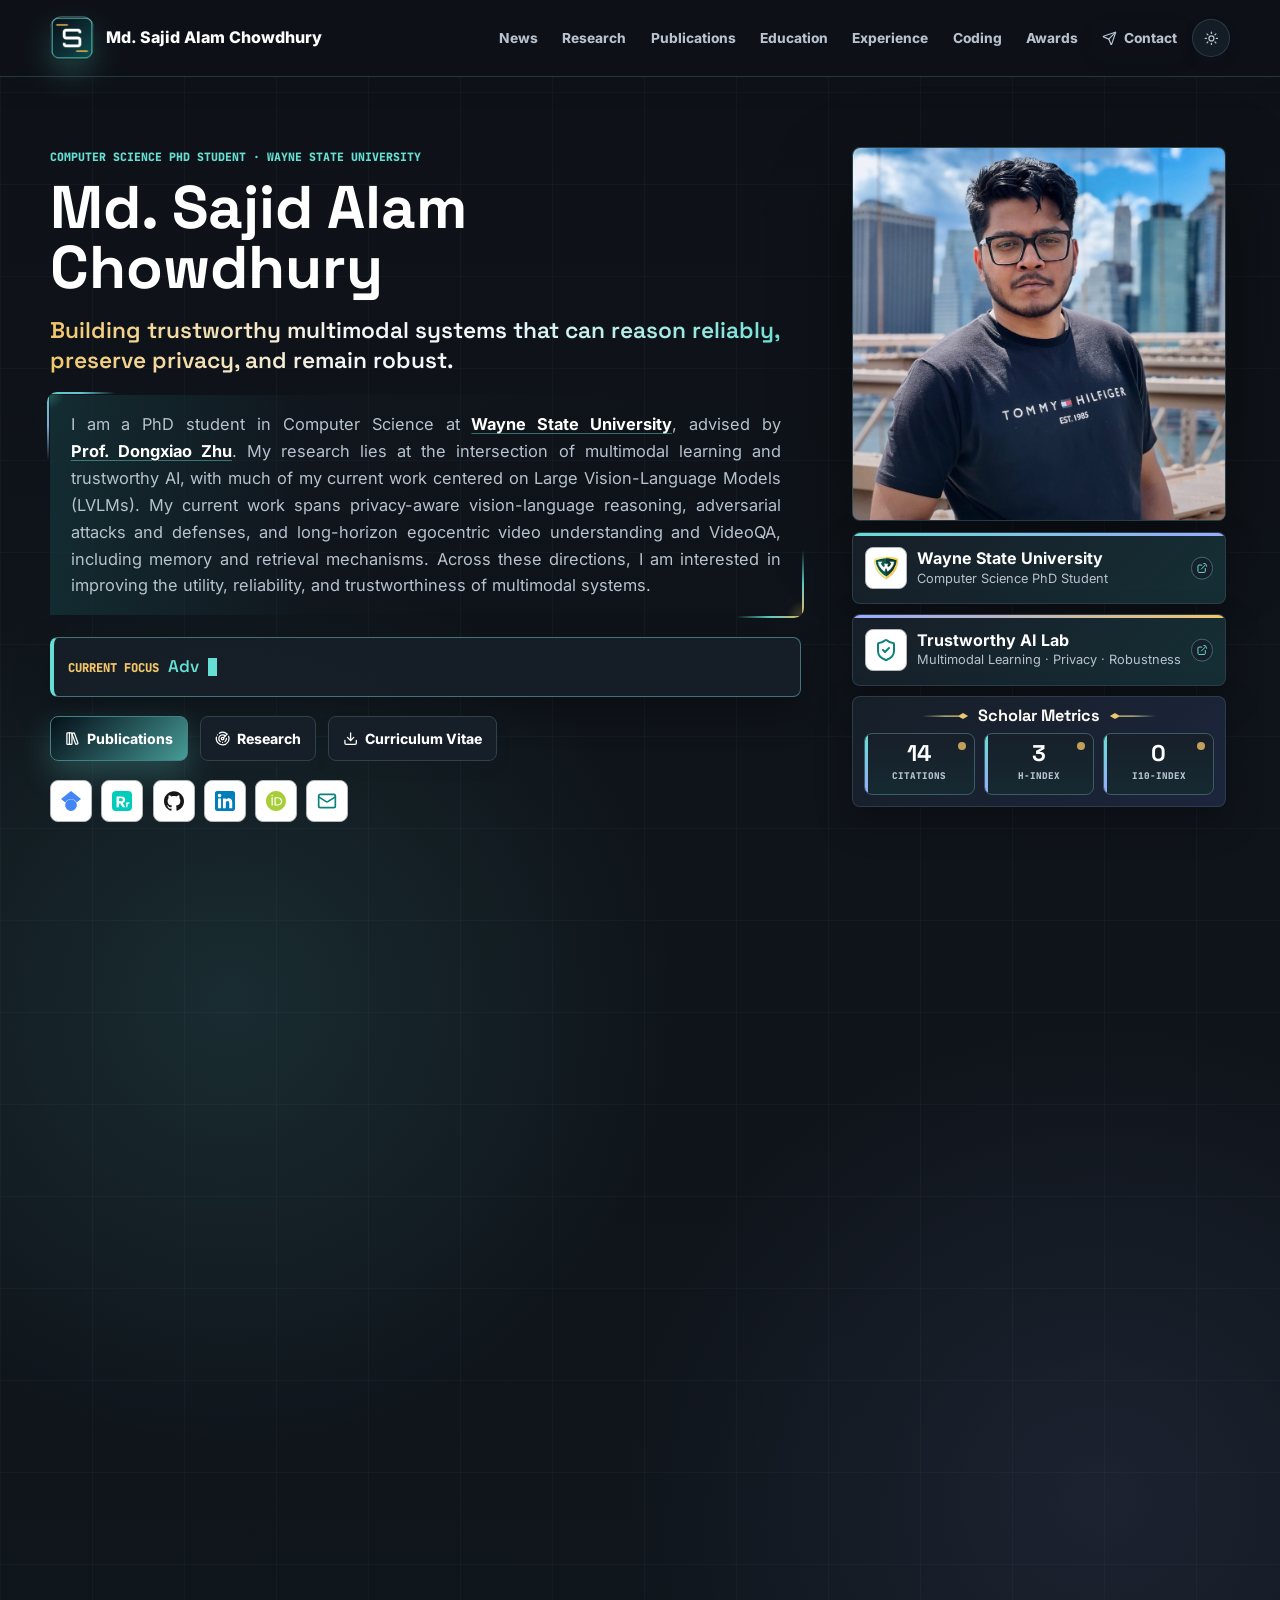
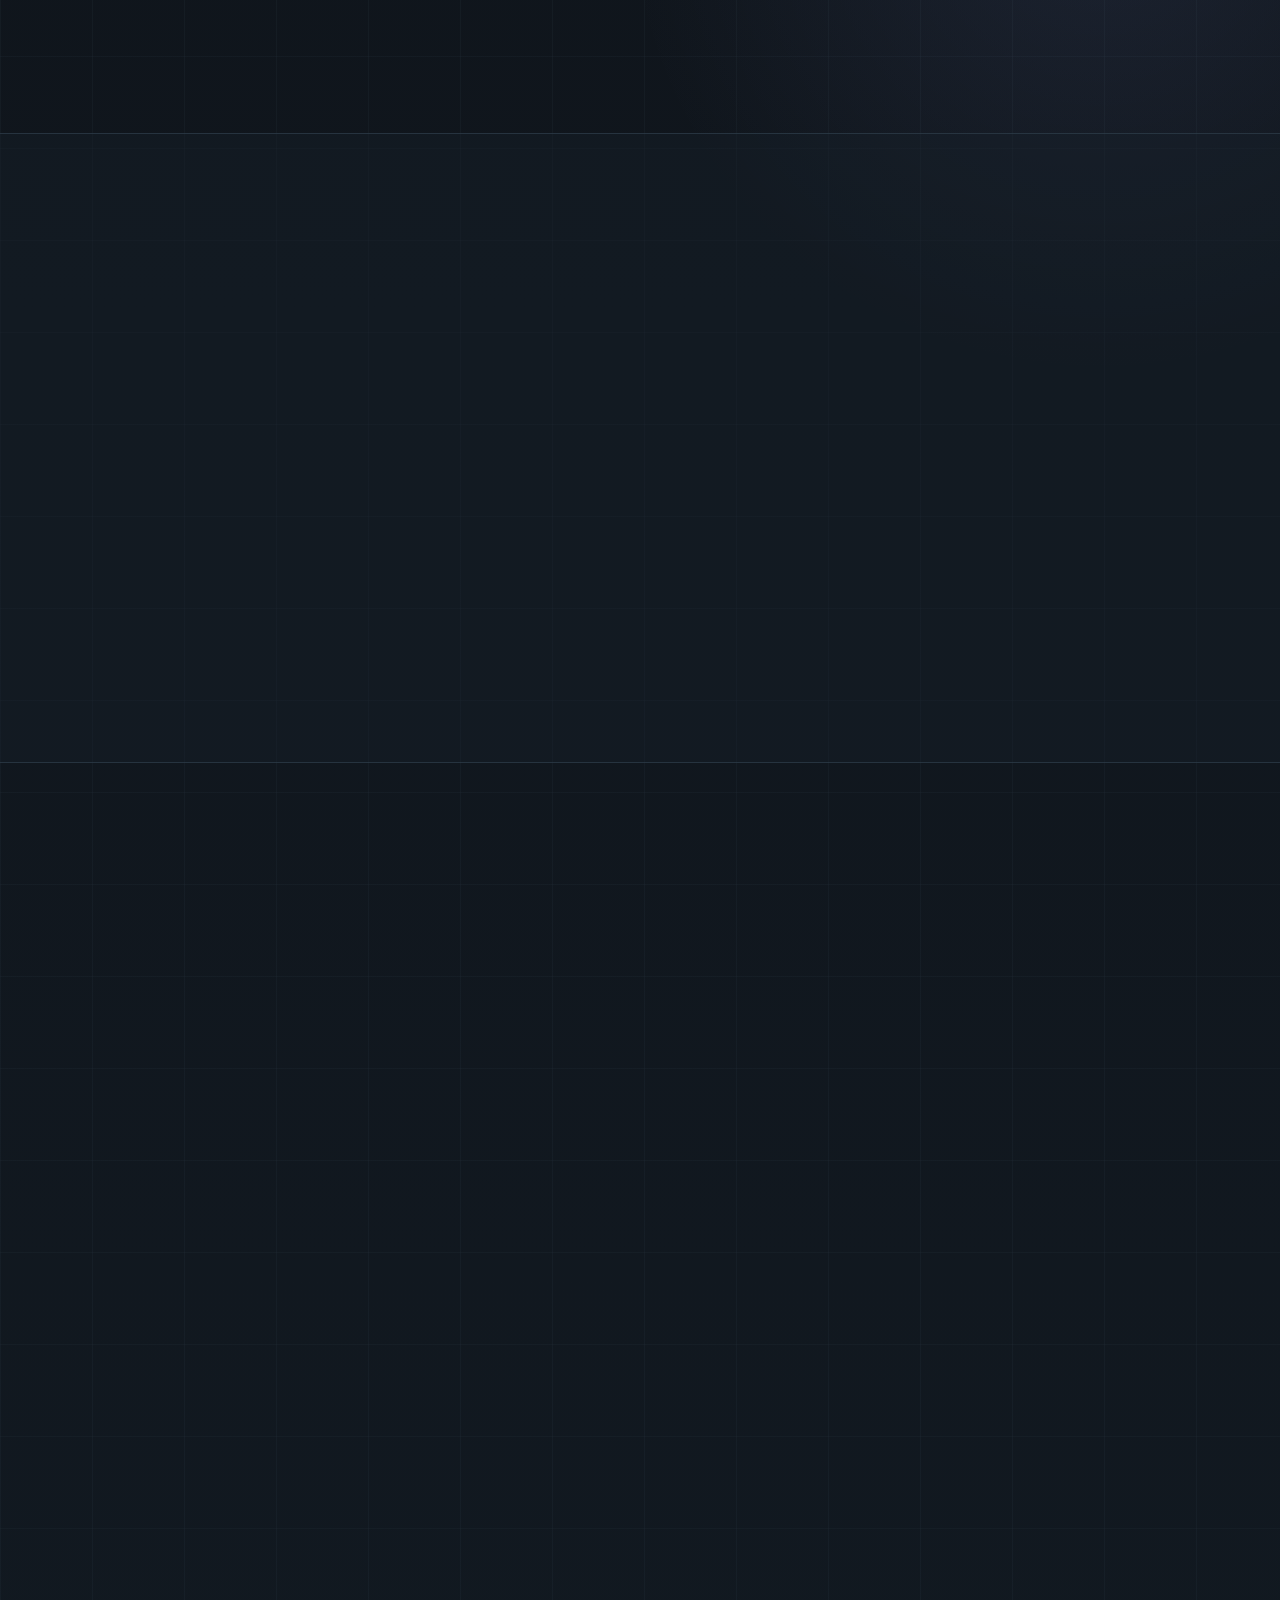
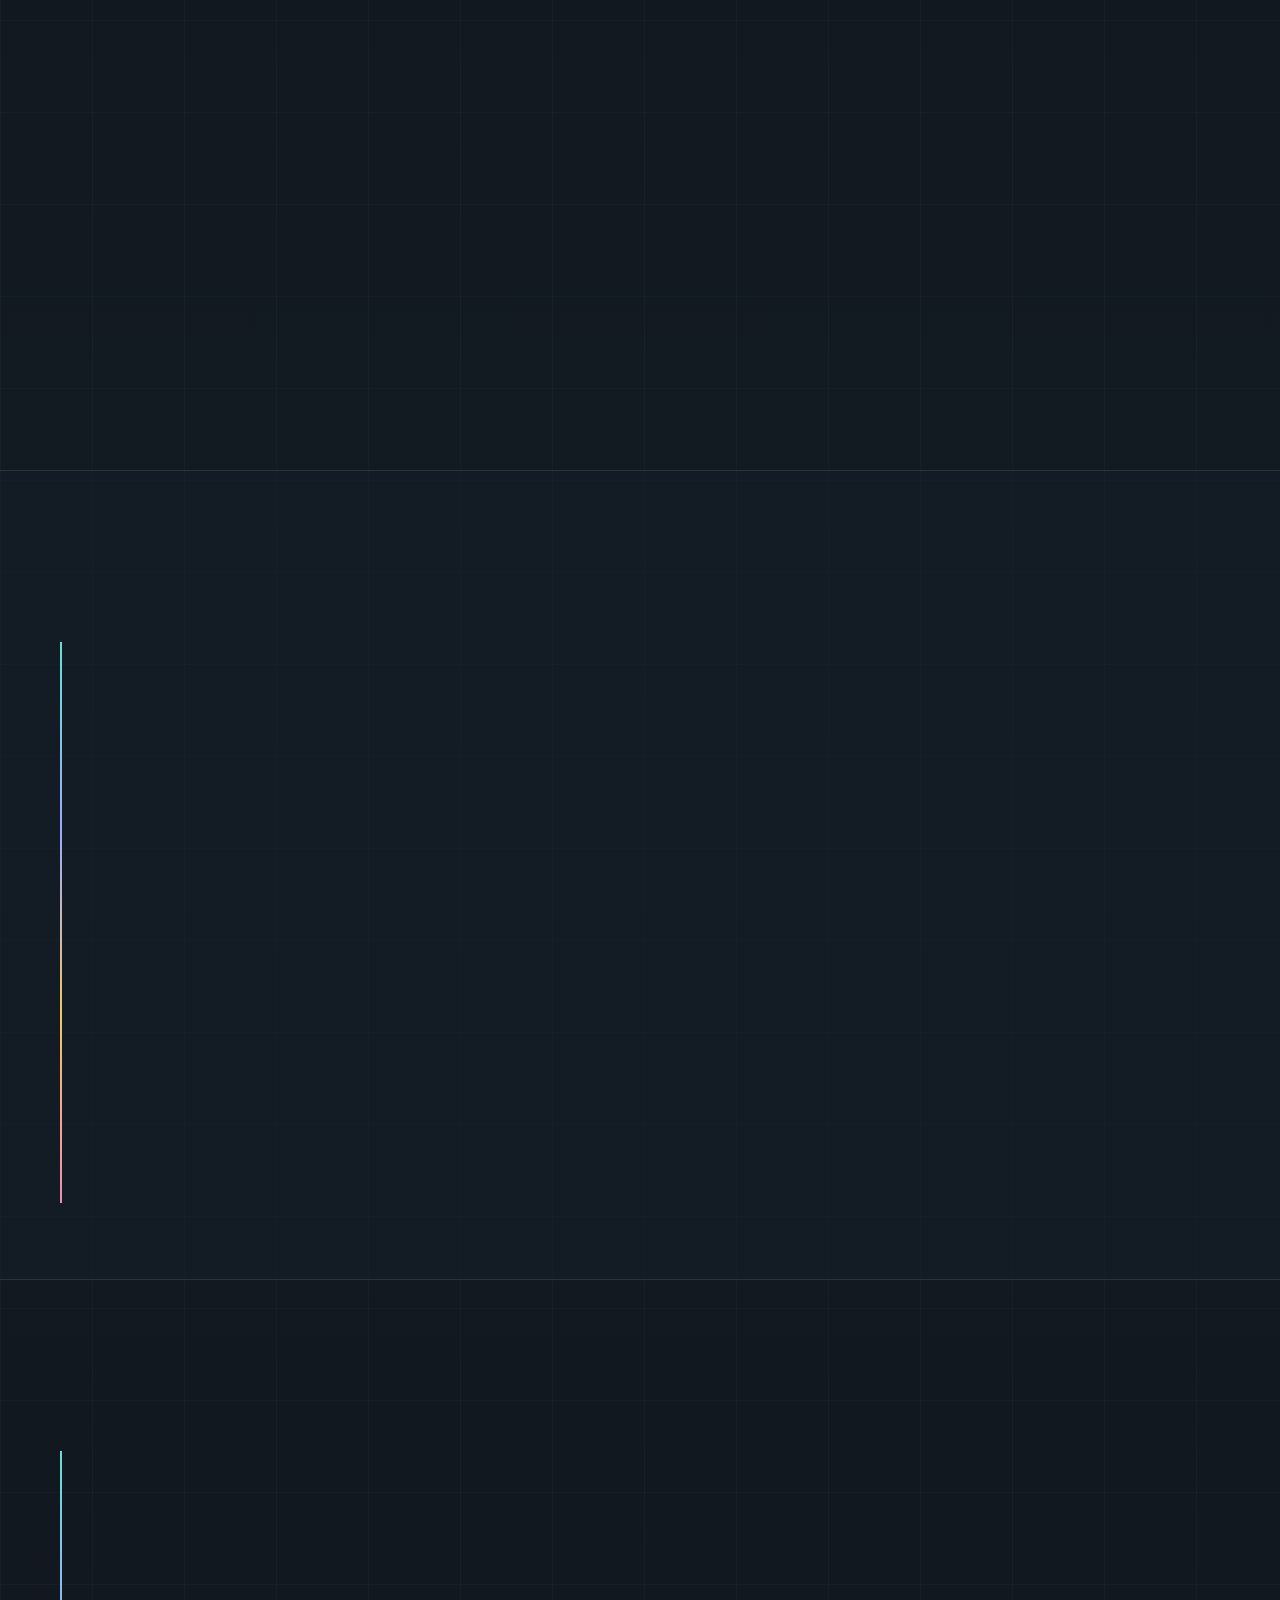
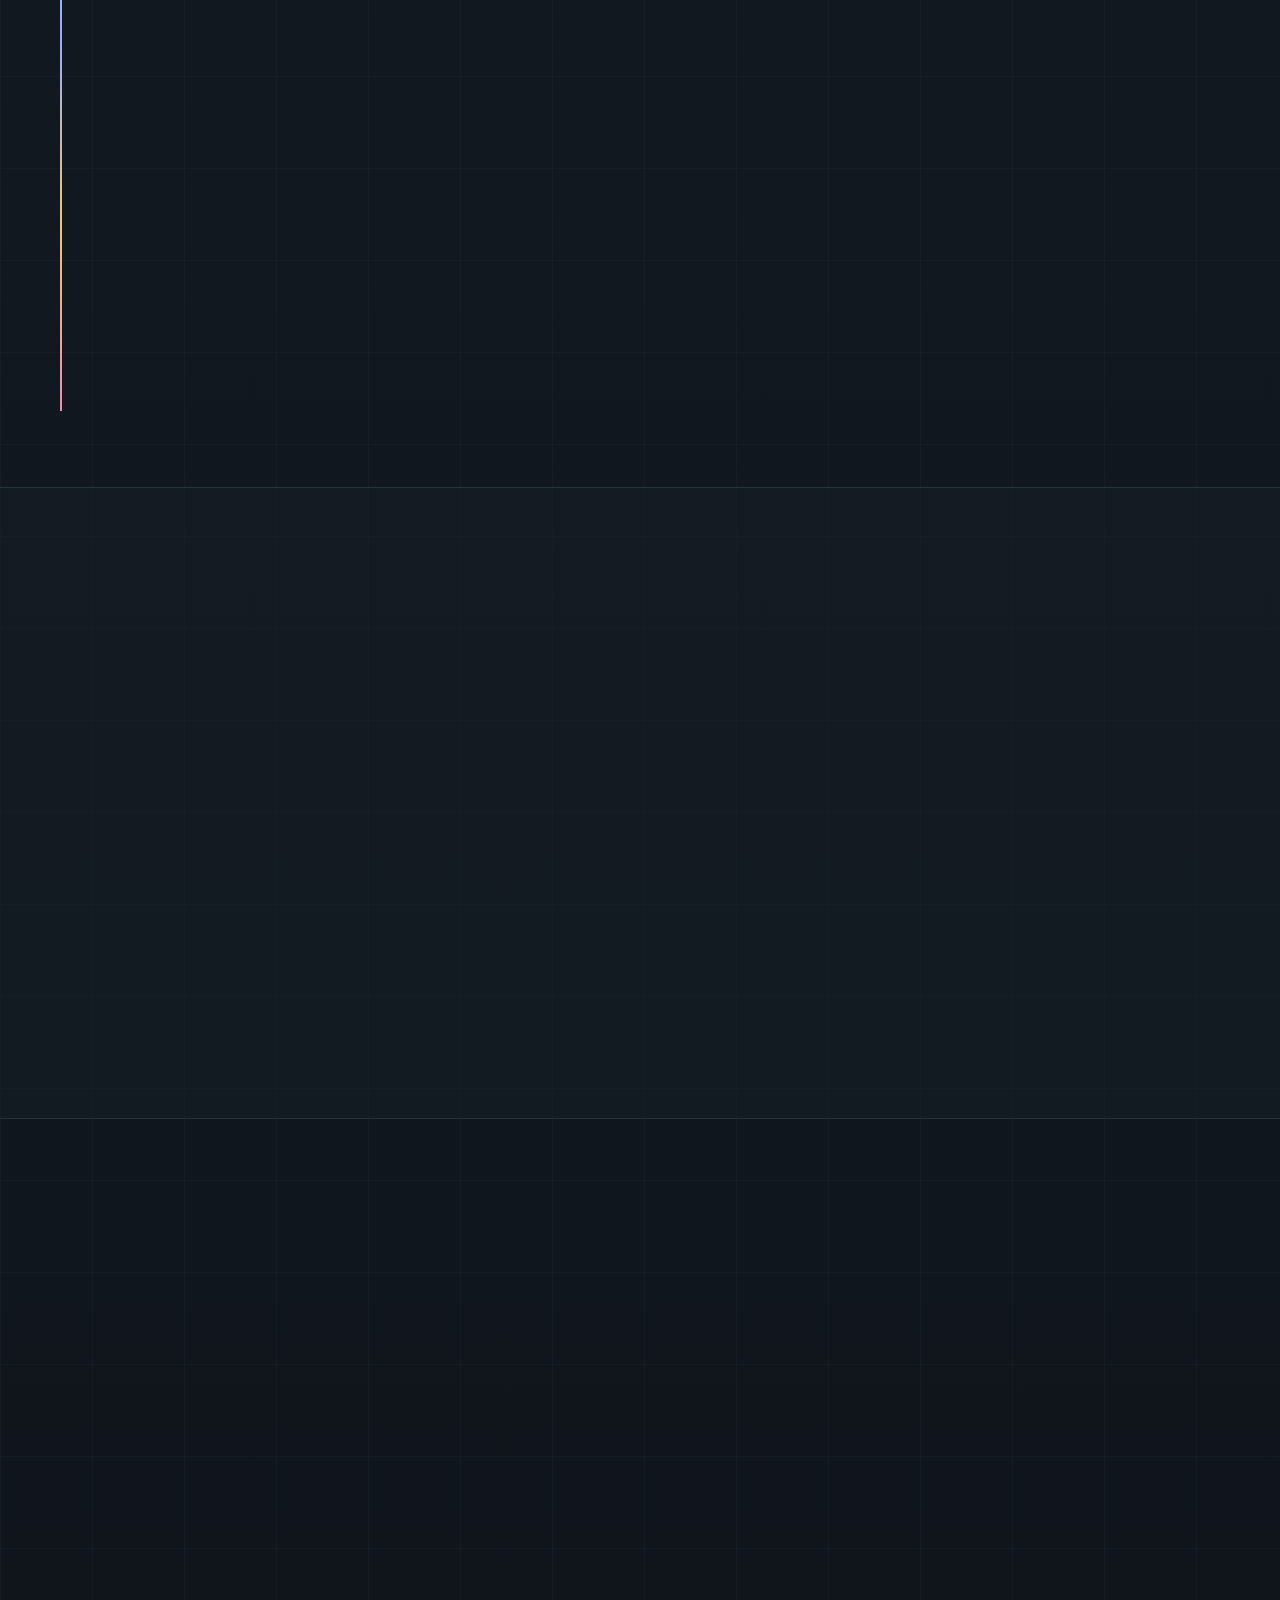
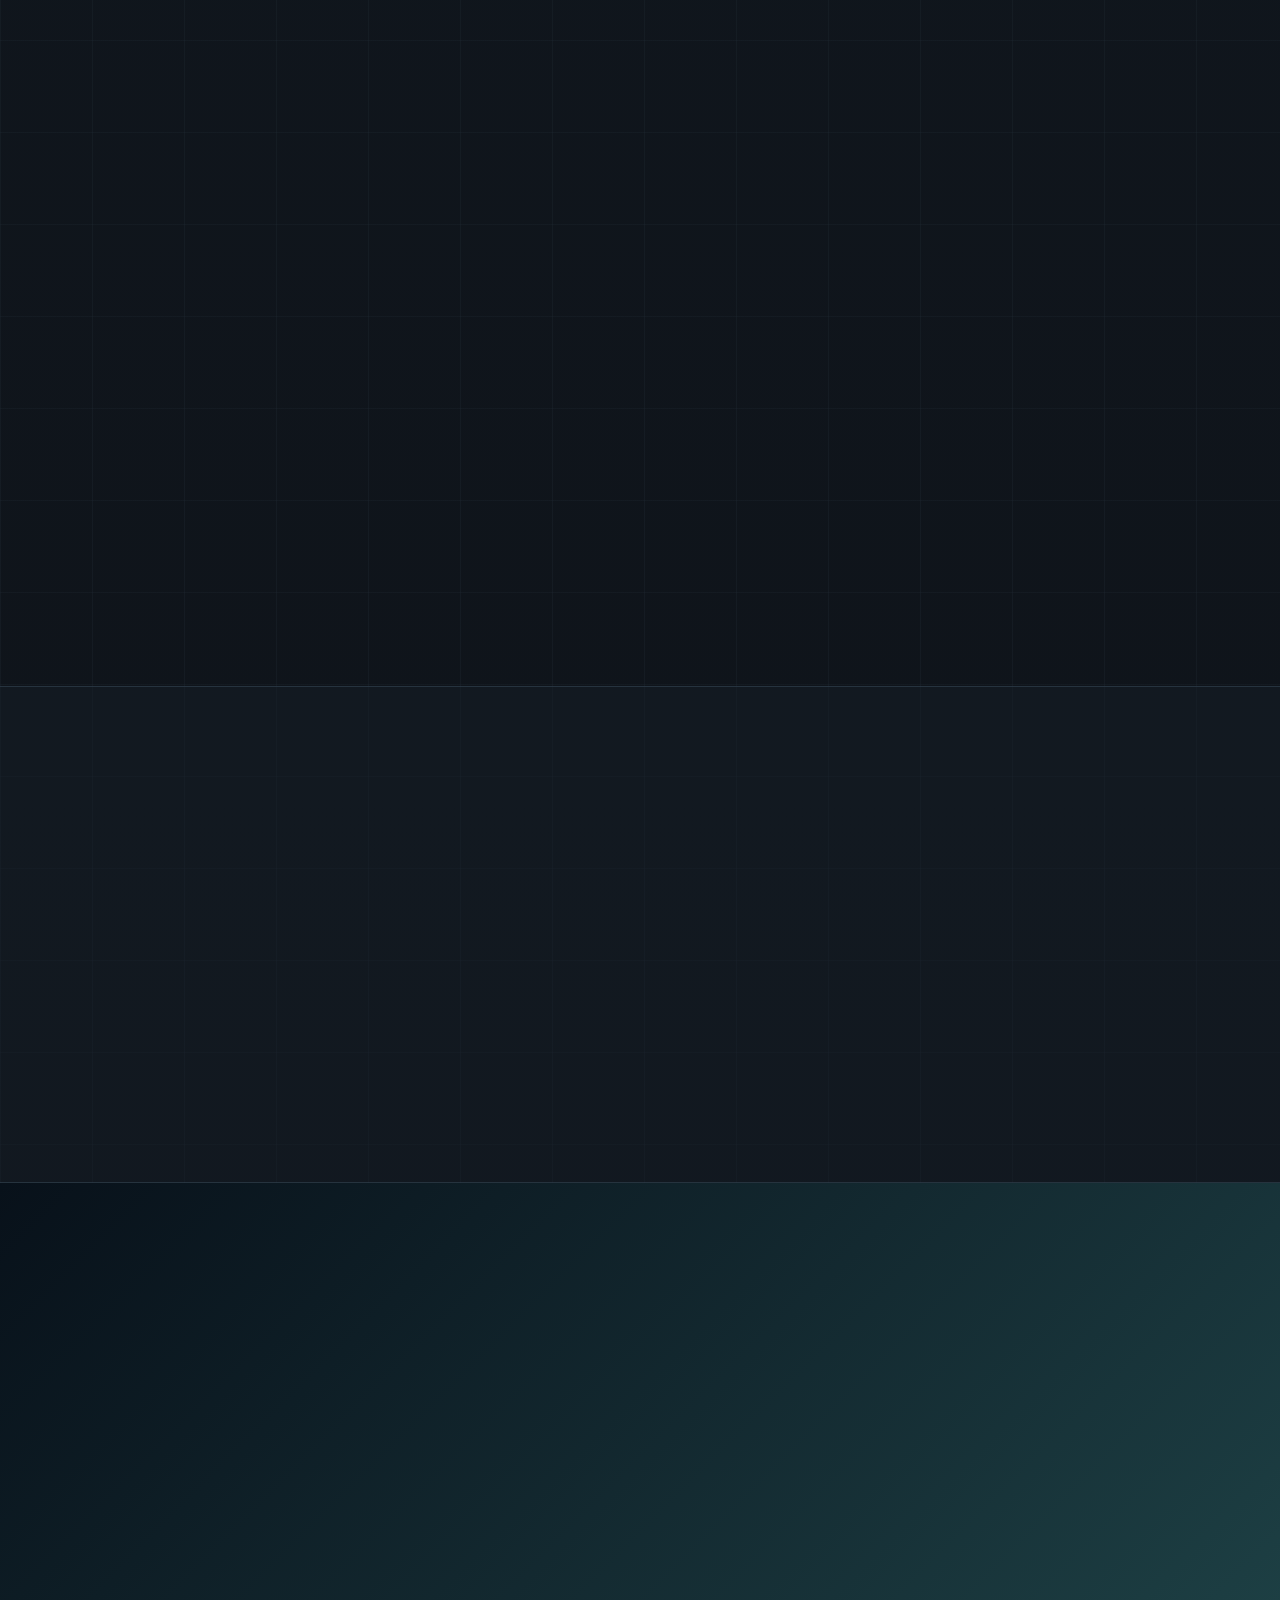
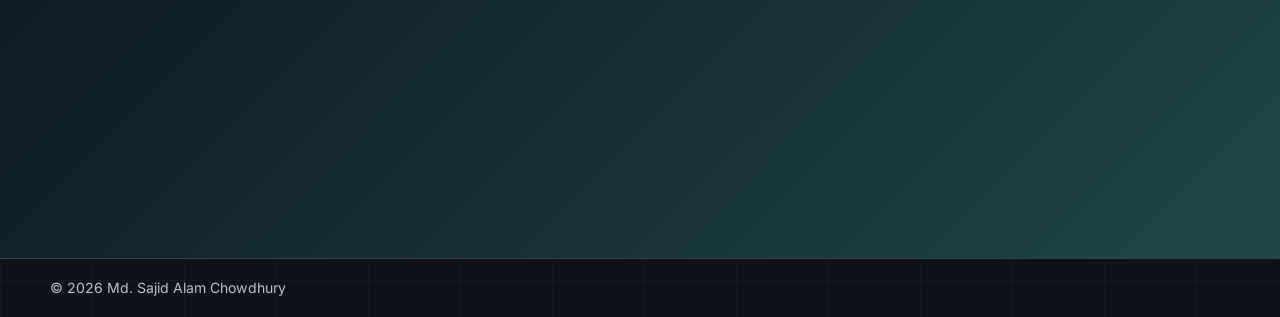
<file: index.html>
<!doctype html>
<html lang="en">
<head>
  <meta charset="utf-8">
  <meta name="viewport" content="width=device-width, initial-scale=1">
  <script>(() => { const entry = performance.getEntriesByType?.("navigation")[0]; const reload = entry ? entry.type === "reload" : performance.navigation?.type === 1; if (reload) { if ("scrollRestoration" in history) history.scrollRestoration = "manual"; if (location.hash) history.replaceState(null, "", location.pathname + location.search); const reset = () => window.scrollTo(0, 0); reset(); document.addEventListener("DOMContentLoaded", reset, { once: true }); window.addEventListener("pageshow", () => requestAnimationFrame(reset), { once: true }); } })(); document.documentElement.dataset.theme = localStorage.getItem("sajid-site-theme-v2") || "dark";</script>
  <link rel="preload" href="/assets/fonts/inter-latin.woff2" as="font" type="font/woff2" crossorigin>
  <link rel="preload" href="/assets/fonts/space-grotesk-latin.woff2" as="font" type="font/woff2" crossorigin>
  <link rel="preload" href="/assets/fonts/jetbrains-mono-latin.woff2" as="font" type="font/woff2" crossorigin>
  <link rel="preload" as="image" href="assets/img/mypic_cropped.jpg" fetchpriority="high">
  <link rel="icon" href="/favicon.ico?v=20260928-current2" sizes="16x16 32x32 64x64">
  <link rel="shortcut icon" href="/favicon.ico?v=20260928-current2">
  <link rel="icon" type="image/svg+xml" href="/assets/favicon.svg?v=20260928-current2" sizes="any">
  <link rel="icon" type="image/png" sizes="32x32" href="/assets/favicon-32.png?v=20260928-current2">
  <link rel="icon" type="image/png" sizes="16x16" href="/assets/favicon-16.png?v=20260928-current2">
  <link rel="icon" type="image/png" sizes="192x192" href="/favicon.png?v=20260928-current2">
  <link rel="apple-touch-icon" sizes="180x180" href="/assets/apple-touch-icon.png?v=20260928-current2">
  <title>Md. Sajid Alam Chowdhury | PhD Researcher | Wayne State University</title>
  <meta name="description" content="Md. Sajid Alam Chowdhury is a PhD researcher and Computer Science doctoral student at Wayne State University working on trustworthy multimodal AI, privacy-aware reasoning, and adversarial robustness.">
  <link rel="canonical" href="https://sajid-alam-chowdhury.github.io/">
  <meta property="og:type" content="website">
  <meta property="og:url" content="https://sajid-alam-chowdhury.github.io/">
  <meta property="og:title" content="Md. Sajid Alam Chowdhury | PhD Researcher | Wayne State University">
  <meta property="og:description" content="PhD researcher and Computer Science doctoral student at Wayne State University working on trustworthy multimodal AI.">
  <meta property="og:image" content="https://sajid-alam-chowdhury.github.io/assets/img/mypic_cropped.jpg">
  <meta name="twitter:card" content="summary">
  <meta name="twitter:title" content="Md. Sajid Alam Chowdhury | PhD Researcher | Wayne State University">
  <meta name="twitter:description" content="PhD researcher and Computer Science doctoral student at Wayne State University working on trustworthy multimodal AI.">
  <script type="application/ld+json">
    {
      "@context": "https://schema.org",
      "@graph": [
        {
          "@type": "WebSite",
          "@id": "https://sajid-alam-chowdhury.github.io/#website",
          "url": "https://sajid-alam-chowdhury.github.io/",
          "name": "Md. Sajid Alam Chowdhury",
          "alternateName": "Sajid Alam Chowdhury"
        },
        {
          "@type": "Person",
          "@id": "https://sajid-alam-chowdhury.github.io/#person",
          "name": "Md. Sajid Alam Chowdhury",
          "url": "https://sajid-alam-chowdhury.github.io/",
          "image": "https://sajid-alam-chowdhury.github.io/assets/img/mypic_cropped.jpg",
          "jobTitle": "PhD Researcher",
          "affiliation": {
            "@type": "CollegeOrUniversity",
            "name": "Wayne State University"
          },
          "sameAs": [
            "https://scholar.google.com/citations?hl=en&user=HwhiMM8AAAAJ",
            "https://www.researchgate.net/profile/Md-Sajid-Alam-Chowdhury",
            "https://github.com/sajid-alam-chowdhury",
            "https://www.linkedin.com/in/md-sajid-alam-chowdhury/",
            "https://orcid.org/0009-0003-1631-5859"
          ]
        }
      ]
    }
  </script>
  <link rel="stylesheet" href="assets/site.css?v=20260928-responsive-final23">
  <script src="assets/lucide.min.js?v=20260913-polish70" defer></script>
  <script src="assets/site.js?v=20260928-paper-details1" defer></script>
</head>
<body>
  <div class="scroll-progress" aria-hidden="true"></div>
  <a class="skip-link" href="#main">Skip to content</a>

  <header class="site-header">
    <div class="site-shell nav">
      <a class="brand" href="#top" aria-label="Home">
        <span class="brand-logo" aria-hidden="true"></span>
        <span class="brand-name">Md. Sajid Alam Chowdhury</span>
      </a>
      <button class="icon-button menu-toggle" type="button" aria-label="Open navigation" aria-expanded="false" data-menu-toggle>
        <i data-lucide="menu"></i>
      </button>
      <nav class="nav-links" aria-label="Primary navigation" data-nav-links>
        <a href="#news">News</a>
        <a href="#research">Research</a>
        <a href="#publications">Publications</a>
        <a href="#education">Education</a>
        <a href="#experience">Experience</a>
        <a href="#coding">Coding</a>
        <a href="#achievements">Awards</a>
        <a class="nav-cta" href="#contact"><i data-lucide="send"></i> Contact</a>
        <button class="icon-button" type="button" aria-label="Toggle color theme" data-theme-toggle>
          <i data-lucide="sun"></i>
        </button>
      </nav>
    </div>
  </header>

  <main id="main">
    <section class="hero" id="top">
      <div class="site-shell hero-grid">
        <div class="hero-copy">
          <p class="eyebrow">Computer Science PhD Student &middot; Wayne State University</p>
          <h1>Md. Sajid Alam Chowdhury</h1>
          <p class="hero-line"><span>Building trustworthy multimodal systems that can</span> <span>reason reliably, preserve privacy, and remain robust.</span></p>
          <p class="hero-bio">
            I am a PhD student in Computer Science at <a href="https://engineering.wayne.edu/" target="_blank" rel="noreferrer">Wayne State University</a>, advised by <a class="keep-together" href="https://dongxiaozhu.github.io/" target="_blank" rel="noreferrer">Prof. Dongxiao Zhu</a>. My research lies at the intersection of multimodal learning and trustworthy AI, with much of my current work centered on Large Vision-Language Models (LVLMs). My current work spans privacy-aware vision-language reasoning, adversarial attacks and defenses, and long-horizon egocentric video understanding and VideoQA, including memory and retrieval mechanisms. Across these directions, I am interested in improving the utility, reliability, and trustworthiness of multimodal systems.
          </p>

          <div class="focus-console" aria-label="Current research focus">
            <span>Current focus</span>
            <strong data-typewriter data-phrases="Privacy-Aware Reasoning|Adversarial Robustness &amp; Security|Long-Horizon Egocentric Video Understanding">Privacy-Aware Reasoning</strong>
            <span class="cursor" aria-hidden="true"></span>
          </div>

          <div class="hero-actions">
            <a class="button primary" href="#publications"><i data-lucide="library-big"></i> Publications</a>
            <a class="button" href="#research"><i data-lucide="radar"></i> Research</a>
            <a class="button" href="assets/Md-Sajid-Alam-Chowdhury-CV.pdf" target="_blank" rel="noreferrer"><i data-lucide="download"></i> Curriculum Vitae</a>
          </div>

          <div class="social-dock" aria-label="Profile links">
            <a href="https://scholar.google.com/citations?hl=en&amp;user=HwhiMM8AAAAJ" target="_blank" rel="noreferrer" aria-label="Google Scholar"><img src="assets/logos/google-scholar.svg" alt=""></a>
            <a href="https://www.researchgate.net/profile/Md-Sajid-Alam-Chowdhury" target="_blank" rel="noreferrer" aria-label="ResearchGate"><img src="assets/logos/researchgate.svg" alt=""></a>
            <a href="https://github.com/sajid-alam-chowdhury" target="_blank" rel="noreferrer" aria-label="GitHub"><img src="assets/logos/github.svg" alt=""></a>
            <a href="https://www.linkedin.com/in/md-sajid-alam-chowdhury/" target="_blank" rel="noreferrer" aria-label="LinkedIn"><img src="assets/logos/linkedin.svg" alt=""></a>
            <a href="https://orcid.org/0009-0003-1631-5859" target="_blank" rel="noreferrer" aria-label="ORCID"><img src="assets/logos/orcid.svg" alt=""></a>
            <a href="mailto:sajidalam@wayne.edu" aria-label="Email"><i data-lucide="mail"></i></a>
          </div>
        </div>

        <aside class="hero-visual" aria-label="Profile image and research profile">
          <figure class="portrait-panel">
            <img src="assets/img/mypic_cropped.jpg" width="960" height="911" fetchpriority="high" alt="Portrait of Md. Sajid Alam Chowdhury">
          </figure>
          <div class="affiliation-grid">
            <a class="affiliation-card" href="https://engineering.wayne.edu/" target="_blank" rel="noreferrer">
              <span class="affiliation-icon"><img src="assets/logos/wayne-favicon.ico" alt=""></span>
              <span><strong>Wayne State University</strong><small>Computer Science PhD Student</small></span>
              <i data-lucide="external-link"></i>
            </a>
            <a class="affiliation-card lab" href="https://sites.google.com/view/mlpa/mainpage?authuser=0" target="_blank" rel="noreferrer">
              <span class="affiliation-icon"><i data-lucide="shield-check"></i></span>
              <span><strong>Trustworthy AI Lab</strong><small>Multimodal Learning &middot; Privacy &middot; Robustness</small></span>
              <i data-lucide="external-link"></i>
            </a>
          </div>
          <a class="scholar-card" href="https://scholar.google.com/citations?hl=en&amp;user=HwhiMM8AAAAJ" target="_blank" rel="noreferrer">
            <span class="scholar-label"><strong>Scholar Metrics</strong></span>
            <span class="scholar-stat-grid">
              <span class="scholar-stat"><strong>14</strong><small>Citations</small></span>
              <span class="scholar-stat"><strong>3</strong><small>h-index</small></span>
              <span class="scholar-stat"><strong>0</strong><small>i10-index</small></span>
            </span>
          </a>
        </aside>
      </div>
    </section>

    <section class="section" id="news">
      <div class="site-shell">
        <div class="section-head reveal">
          <div>
            <p class="section-kicker">News</p>
            <h2>Recent Updates</h2>
          </div>
          <div class="filter-group" aria-label="Recent update filters">
            <button class="filter-button active" type="button" data-news-filter="all">All</button>
            <button class="filter-button" type="button" data-news-filter="career">Career</button>
            <button class="filter-button" type="button" data-news-filter="publication">Publications</button>
            <button class="filter-button" type="button" data-news-filter="award">Awards</button>
          </div>
        </div>

        <ol class="news-timeline">
          <li class="news-entry reveal" data-news-kind="career teaching"><time datetime="2026-08"><span>Aug</span><strong>2026</strong></time><div><p class="news-kind">Teaching</p><h3>Started as Graduate Teaching Assistant for CSC 3100</h3><p>Serving as GTA for Computer Architecture and Organization in the Department of Computer Science at Wayne State University</p></div></li>
          <li class="news-entry reveal" data-news-kind="publication"><time datetime="2026-07"><span>Jul</span><strong>2026</strong></time><div><p class="news-kind">Publication</p><h3>Article published in IET Image Processing.</h3><p>Unified adversarial defence framework with diffusion-driven purification, adaptive timestep selection, and reconstruction-consistency detection.</p></div></li>
          <li class="news-entry reveal" data-news-kind="publication"><time datetime="2026-04"><span>Apr</span><strong>2026</strong></time><div><p class="news-kind">Publication</p><h3>Paper published at IEEE QPAIN 2026.</h3><p>DDPM-based adversarial purification with noise-guided timestep selection.</p></div></li>
          <li class="news-entry reveal" data-news-kind="career"><time datetime="2026-01"><span>Jan</span><strong>2026</strong></time><div><p class="news-kind">Doctoral Study</p><h3>Joined Wayne State University and the Trustworthy AI Lab</h3><p>Began the Computer Science PhD program and started as Graduate Research Assistant</p></div></li>
          <li class="news-entry reveal" data-news-kind="career"><time datetime="2026-01"><span>Jan</span><strong>2026</strong></time><div><p class="news-kind">Industry</p><h3>Completed Software Engineer role at Samsung R&amp;D Institute Bangladesh</h3><p>Worked on semantic knowledge-graph modeling, reasoning workflows, and applied research before beginning doctoral study.</p></div></li>
        </ol>

        <div class="button-row reveal">
          <a class="button" href="updates.html"><i data-lucide="list-plus"></i> Show all updates</a>
        </div>
      </div>
    </section>

    <section class="section alt" id="research">
      <div class="site-shell">
        <div class="section-head research-head reveal">
          <div><p class="section-kicker">Research</p><h2>What I Work On</h2></div>
          <p>My research focuses on trustworthy multimodal AI, particularly large vision-language models, with an emphasis on privacy-aware reasoning, adversarial robustness, and long-horizon visual understanding.</p>
        </div>

        <div class="research-switcher reveal">
          <div class="research-grid" role="tablist" aria-label="Research directions">
          <article class="research-card active" role="tab" tabindex="0" aria-selected="true" data-research-card="privacy">
            <div class="research-icon"><i data-lucide="shield-question"></i></div>
            <h3>Privacy-Aware Vision-Language Reasoning</h3>
            <small>Privacy boundaries · leakage · alignment</small>
          </article>
          <article class="research-card" role="tab" tabindex="0" aria-selected="false" data-research-card="security">
            <div class="research-icon"><i data-lucide="shield-alert"></i></div>
            <h3>Adversarial Robustness &amp; Security</h3>
            <small>Attacks · purification · detection</small>
          </article>
          <article class="research-card" role="tab" tabindex="0" aria-selected="false" data-research-card="video">
            <div class="research-icon"><i data-lucide="brain-circuit"></i></div>
            <h3>Long-Horizon Video Understanding</h3>
            <small>Egocentric VideoQA · retrieval · memory</small>
          </article>
          </div>

          <div class="research-detail-panel">
            <article class="research-detail active" data-research-detail="privacy">
              <div><h3>Privacy-Aware Vision-Language Reasoning</h3></div>
              <p>I study how vision-language models can remain useful while reasoning about privacy-sensitive visual information in a more controlled and reliable way.</p>
              <ul class="check-list"><li>Privacy boundaries and information disclosure.</li><li>Privacy leakage in multimodal reasoning.</li><li>Privacy-utility trade-offs and privacy-aware alignment.</li></ul>
            </article>
            <article class="research-detail" data-research-detail="security">
              <div><h3>Adversarial Robustness &amp; Security</h3></div>
              <p>I study both adversarial attacks and defenses for vision and vision-language models, with a focus on understanding model vulnerabilities and improving robustness.</p>
              <ul class="check-list"><li>Transferable attacks across models and vision encoders.</li><li>Adversarial purification and detection.</li><li>Robustness and generalization under adversarial perturbations.</li></ul>
            </article>
            <article class="research-detail" data-research-detail="video">
              <div><h3>Long-Horizon Video Understanding</h3></div>
              <p>I study how multimodal systems can understand and reason over extended egocentric video histories while maintaining useful and privacy-aware behavior.</p>
              <ul class="check-list"><li>Long-horizon and egocentric VideoQA.</li><li>Retrieval and reasoning over extended visual context.</li><li>Utility and privacy in long-form visual understanding.</li></ul>
            </article>
          </div>
        </div>
      </div>
    </section>

    <section class="section" id="publications">
      <div class="site-shell">
        <div class="section-head reveal">
          <div><p class="section-kicker">Publications</p><h2>Research Papers</h2></div>
          <div class="pub-controls">
            <label class="search-box"><i data-lucide="search"></i><input data-pub-search type="search" placeholder="Search papers"></label>
            <div class="filter-group" aria-label="Publication filters"><button class="filter-button active" type="button" data-filter="all">All</button><button class="filter-button" type="button" data-filter="security">Security</button><button class="filter-button" type="button" data-filter="multimodal">Multimodal</button><button class="filter-button" type="button" data-filter="nlp">NLP</button></div>
          </div>
        </div>

        <div class="publication-stack">
          <article class="pub-card reveal" data-pub-type="security"><time>2026</time><div><a class="paper-title" href="publications/unified-adversarial-defence-2026.html">A Unified Adversarial Defence Framework: Diffusion-Driven Purification with Adaptive Timestep Selection and Detection via Reconstruction Consistency Features</a><p><strong>Md. Sajid Alam Chowdhury</strong>, Md. Khairul Islam, Kaushik Deb.</p><div class="paper-venue-row"><p class="paper-venue"><span>IET Image Processing</span><time>2026</time></p><div class="paper-links"><a class="mini-link" href="https://doi.org/10.1049/ipr2.70432" target="_blank" rel="noreferrer"><i data-lucide="link"></i> DOI</a><a class="mini-link" href="publications/unified-adversarial-defence-2026.html"><i data-lucide="file-text"></i> Details</a></div></div></div></article>
          <article class="pub-card reveal" data-pub-type="security"><time>2026</time><div><a class="paper-title" href="publications/ddpm-adversarial-purification-2026.html">Towards Developing a DDPM-Based Adversarial Purification Method with Noise-Guided Timestep Selection</a><p><strong>Md. Sajid Alam Chowdhury</strong>, Md. Khairul Islam, Kaushik Deb.</p><div class="paper-venue-row"><p class="paper-venue"><span>IEEE QPAIN</span><time>2026</time></p><div class="paper-links"><a class="mini-link" href="https://doi.org/10.1109/QPAIN69676.2026.11545720" target="_blank" rel="noreferrer"><i data-lucide="link"></i> DOI</a><a class="mini-link" href="publications/ddpm-adversarial-purification-2026.html"><i data-lucide="file-text"></i> Details</a></div></div></div></article>
          <article class="pub-card reveal" data-pub-type="multimodal nlp"><time>2025</time><div><a class="paper-title" href="publications/dravidianlangtech-2025.html">Fired_from_NLP@DravidianLangTech 2025: A Multimodal Approach for Detecting Misogynistic Content in Tamil and Malayalam Memes</a><p><strong>Md. Sajid Alam Chowdhury</strong>, Mostak Mahmud Chowdhury, Anik Mahmud Shanto, Jidan Al Abrar, Hasan Murad.</p><div class="paper-venue-row"><p class="paper-venue"><span>DravidianLangTech 2025 · NAACL Workshop</span></p><div class="paper-links"><a class="mini-link" href="https://doi.org/10.18653/v1/2025.dravidianlangtech-1.81" target="_blank" rel="noreferrer"><i data-lucide="link"></i> DOI</a><a class="mini-link" href="publications/dravidianlangtech-2025.html"><i data-lucide="file-text"></i> Details</a></div></div></div></article>
          <article class="pub-card reveal" data-pub-type="nlp"><time>2024</time><div><a class="paper-title" href="publications/arafinnlp-2024.html">Fired_from_NLP at AraFinNLP 2024: Dual-Phase-BERT - A Fine-Tuned Transformer-Based Model for Multi-Dialect Intent Detection in the Financial Domain for the Arabic Language</a><p><strong>Md. Sajid Alam Chowdhury</strong>, Mostak Mahmud Chowdhury, Anik Mahmud Shanto, Hasan Murad, Udoy Das.</p><div class="paper-venue-row"><p class="paper-venue"><span>ArabicNLP 2024 · Co-located with ACL</span></p><div class="paper-links"><a class="mini-link" href="https://doi.org/10.18653/v1/2024.arabicnlp-1.36" target="_blank" rel="noreferrer"><i data-lucide="link"></i> DOI</a><a class="mini-link" href="publications/arafinnlp-2024.html"><i data-lucide="file-text"></i> Details</a></div></div></div></article>
          <article class="pub-card reveal" data-pub-type="nlp"><time>2024</time><div><a class="paper-title" href="publications/checkthat-2024.html">Fired_from_NLP at CheckThat! 2024: Estimating the Check-Worthiness of Tweets Using a Fine-tuned Transformer-based Approach</a><p><strong>Md. Sajid Alam Chowdhury</strong>, Anik Mahmud Shanto, Mostak Mahmud Chowdhury, Hasan Murad, Udoy Das.</p><div class="paper-venue-row"><p class="paper-venue"><span>CheckThat! 2024 · CLEF Lab</span></p><div class="paper-links"><span class="mini-link disabled" aria-disabled="true"><i data-lucide="link"></i> DOI unavailable</span><a class="mini-link" href="publications/checkthat-2024.html"><i data-lucide="file-text"></i> Details</a></div></div></div></article>
          <article class="pub-card reveal" data-pub-type="nlp"><time>2024</time><div><a class="paper-title" href="publications/semeval-2024.html">Fired_from_NLP at SemEval-2024 Task 1: Towards Developing Semantic Textual Relatedness Predictor - A Transformer-based Approach</a><p>Anik Mahmud Shanto, <strong>Md. Sajid Alam Chowdhury</strong>, Mostak Mahmud Chowdhury, Udoy Das, Hasan Murad.</p><div class="paper-venue-row"><p class="paper-venue"><span>SemEval 2024 · NAACL Workshop</span></p><div class="paper-links"><a class="mini-link" href="https://doi.org/10.18653/v1/2024.semeval-1.123" target="_blank" rel="noreferrer"><i data-lucide="link"></i> DOI</a><a class="mini-link" href="publications/semeval-2024.html"><i data-lucide="file-text"></i> Details</a></div></div></div></article>
        </div>
        <div class="button-row reveal"><a class="button" href="publications.html"><i data-lucide="external-link"></i> Full Publications</a></div>
      </div>
    </section>

    <section class="section alt" id="education">
      <div class="site-shell">
        <div class="section-head reveal"><div><p class="section-kicker">Education</p><h2>Academic Background</h2></div></div>
        <div class="timeline">
          <article class="timeline-item reveal"><time>Jan 2026 - Present</time><div><h3 class="title-with-logo"><img class="logo" src="assets/logos/wayne-favicon.ico" alt=""> Wayne State University</h3><p>Doctor of Philosophy in Computer Science</p><p class="timeline-location"><i data-lucide="map-pin"></i> Detroit, Michigan, USA</p></div><button class="mini-link" type="button" aria-expanded="false" data-expand><i data-lucide="plus"></i> Details</button><div class="timeline-detail"><ul><li>Advisor: Prof. Dongxiao Zhu</li><li>Member of the Trustworthy AI Lab</li></ul></div></article>
          <article class="timeline-item reveal"><time>Feb 2020 - Jul 2025</time><div><h3 class="title-with-logo"><img class="logo logo-cuet" src="assets/logos/cuet-logo.png" alt=""> Chittagong University of Engineering and Technology (CUET)</h3><p>B.Sc. in Computer Science and Engineering</p><p class="timeline-location"><i data-lucide="map-pin"></i> Chattogram, Bangladesh</p></div><button class="mini-link" type="button" aria-expanded="false" data-expand><i data-lucide="plus"></i> Details</button><div class="timeline-detail"><ul><li>CGPA: 3.92 / 4.00.</li><li>Merit Position: 4th out of 127 students, Top 3%.</li><li>Dean's Award, Faculty of Electrical and Computer Engineering.</li><li>Advisor: Dr. Kaushik Deb</li></ul></div></article>
          <article class="timeline-item reveal"><time>2017 - 2019</time><div><h3 class="title-with-logo"><img class="logo" src="assets/logos/adamjee-logo.svg" alt=""> Adamjee Cantonment College</h3><p>Higher Secondary School Certificate (HSC)</p><p class="timeline-location"><i data-lucide="map-pin"></i> Dhaka, Bangladesh</p></div><button class="mini-link" type="button" aria-expanded="false" data-expand><i data-lucide="plus"></i> Details</button><div class="timeline-detail"><ul><li>GPA: 5.00 / 5.00.</li><li>Served as a Prefect from 2017 to 2019.</li></ul></div></article>
          <article class="timeline-item reveal"><time>Completed 2017</time><div><h3 class="title-with-logo"><img class="logo" src="assets/logos/ideal-logo.jpg" alt=""> Ideal School and College</h3><p>Secondary School Certificate (SSC)</p><p class="timeline-location"><i data-lucide="map-pin"></i> Dhaka, Bangladesh</p></div><button class="mini-link" type="button" aria-expanded="false" data-expand><i data-lucide="plus"></i> Details</button><div class="timeline-detail"><ul><li>GPA: 5.00 / 5.00.</li><li>Talent Pool Scholarship, 81st position in the SSC examination.</li></ul></div></article>
        </div>
      </div>
    </section>

    <section class="section" id="experience">
      <div class="site-shell">
        <div class="section-head reveal"><div><p class="section-kicker">Experience</p><h2>Where I've Worked</h2></div></div>
        <div class="timeline">
          <article class="timeline-item reveal"><time>Aug 2026 - Present</time><div><h3 class="title-with-logo"><img class="logo" src="assets/logos/wayne-favicon.ico" alt=""> Graduate Teaching Assistant</h3><p>Wayne State University, Department of Computer Science</p><p class="timeline-location"><i data-lucide="map-pin"></i> Detroit, Michigan, USA</p></div><button class="mini-link" type="button" aria-expanded="false" data-expand><i data-lucide="plus"></i> Details</button><div class="timeline-detail"><ul><li>Graduate Teaching Assistant for Computer Architecture and Organization (CSC 3100)</li><li>Supporting instruction, course logistics, student questions, and assessment workflows.</li></ul></div></article>
          <article class="timeline-item reveal"><time>Jan 2026 - Aug 2026</time><div><h3 class="title-with-logo"><img class="logo" src="assets/logos/wayne-favicon.ico" alt=""> Graduate Research Assistant</h3><p>Wayne State University, Trustworthy AI Lab</p><p class="timeline-location"><i data-lucide="map-pin"></i> Detroit, Michigan, USA</p></div><button class="mini-link" type="button" aria-expanded="false" data-expand><i data-lucide="plus"></i> Details</button><div class="timeline-detail"><ul><li>Conducted research in trustworthy multimodal AI and large vision-language models.</li><li>Worked under the supervision of Prof. Dongxiao Zhu</li></ul></div></article>
          <article class="timeline-item reveal"><time>Aug 2025 - Jan 2026</time><div><h3 class="title-with-logo"><img class="logo" src="assets/logos/samsung-square.svg" alt=""> Software Engineer</h3><p>Samsung R&amp;D Institute Bangladesh</p><p class="timeline-location"><i data-lucide="map-pin"></i> Dhaka, Bangladesh</p></div><button class="mini-link" type="button" aria-expanded="false" data-expand><i data-lucide="plus"></i> Details</button><div class="timeline-detail"><ul><li>Contributed to Mantix, a Semantic Knowledge Graph Modeling Tool developed in collaboration with Oxford Semantic Technologies.</li><li>Built a real-time persistent graph canvas with drag-and-drop support for ontology modeling.</li><li>Developed a rule-authoring interface for advanced reasoning workflows.</li><li>Introduced KCP Explorer, a query builder for Samsung's Enterprise Knowledge Cognitive Platform (E-KCP).</li><li>Contributed to research on real-time adaptive vision correction for VR/AR headsets.</li></ul></div></article>
          <article class="timeline-item reveal"><time>Jan 2023 - Jul 2025</time><div><h3 class="title-with-logo"><img class="logo logo-cuet" src="assets/logos/cuet-logo.png" alt=""> Research Assistant</h3><p>CUET ML Research Group</p><p class="timeline-location"><i data-lucide="map-pin"></i> Chattogram, Bangladesh</p></div><button class="mini-link" type="button" aria-expanded="false" data-expand><i data-lucide="plus"></i> Details</button><div class="timeline-detail"><ul><li>Conducted research on semantic textual relatedness, multi-dialect Arabic banking intent detection, check-worthiness estimation, multimodal misogynistic meme classification, and offensive language classification.</li><li>Collaborated with faculty and lab members to design, implement, evaluate, and write machine learning and deep learning research submissions.</li></ul></div></article>
        </div>
      </div>
    </section>

    <section class="section alt" id="coding">
      <div class="site-shell">
        <div class="section-head copy-under reveal"><div><p class="section-kicker">Coding</p><h2>Programming Profile</h2></div><p>Solved more than 2000 problems across online judges, with strong competitive programming and software engineering foundations.</p></div>
        <div class="code-grid">
          <a class="code-card reveal" href="https://codeforces.com/profile/Sajid064" target="_blank" rel="noreferrer">
            <span class="code-card-head"><span class="judge-logo"><img src="assets/logos/codeforces.svg" alt="Codeforces logo"></span><i data-lucide="arrow-up-right"></i></span>
            <span class="judge-name">Codeforces</span><strong>1607</strong><small>Expert &middot; 1000+ solves &middot; Sajid064</small>
          </a>
          <a class="code-card reveal" href="https://www.codechef.com/users/sajid_064" target="_blank" rel="noreferrer">
            <span class="code-card-head"><span class="judge-logo"><img src="assets/logos/codechef.svg" alt="CodeChef logo"></span><i data-lucide="arrow-up-right"></i></span>
            <span class="judge-name">CodeChef</span><strong>2039</strong><small>5-Star &middot; 100+ solves &middot; sajid_064</small>
          </a>
          <a class="code-card reveal" href="https://atcoder.jp/users/Sajid064" target="_blank" rel="noreferrer">
            <span class="code-card-head"><span class="judge-logo"><img src="assets/logos/atcoder.ico" alt="AtCoder logo"></span><i data-lucide="arrow-up-right"></i></span>
            <span class="judge-name">AtCoder</span><strong>926</strong><small>6-Kyu &middot; 300+ solves &middot; Sajid064</small>
          </a>
          <a class="code-card reveal" href="https://lightoj.com/user/sajid064" target="_blank" rel="noreferrer">
            <span class="code-card-head"><span class="judge-logo"><img src="assets/logos/lightoj.svg" alt="LightOJ logo"></span><i data-lucide="arrow-up-right"></i></span>
            <span class="judge-name">LightOJ</span><strong>50+</strong><small>Accepted solves &middot; sajid064</small>
          </a>
        </div>
        <div class="skill-matrix">
          <article class="skill-block reveal"><div class="skill-title"><i data-lucide="braces"></i><h3>Programming</h3></div><div class="skill-tags"><span>C</span><span>C++</span><span>Java</span><span>Python</span><span>HTML</span><span>CSS</span><span>SQL</span><span>JavaScript</span><span>Spring Boot</span><span>React</span><span>Node.js</span><span>Next.js</span><span>Zustand</span><span>SPARQL</span><span>Flutter</span></div></article>
          <article class="skill-block reveal"><div class="skill-title"><i data-lucide="cpu"></i><h3>ML &amp; Tools</h3></div><div class="skill-tags"><span>PyTorch</span><span>TensorFlow</span><span>Keras</span><span>scikit-learn</span><span>OpenCV</span><span>Jupyter</span><span>Git</span><span>LaTeX</span><span>VS Code</span><span>RDFox</span></div></article>
        </div>
      </div>
    </section>

    <section class="section" id="achievements">
      <div class="site-shell">
        <div class="section-head reveal"><div><p class="section-kicker">Awards</p><h2>Honors &amp; Achievements</h2></div></div>
        <div class="achievement-grid">
          <article class="achievement-card reveal"><h3>International</h3><div class="achievement-list"><p><time>2025</time><span>11th Position, DravidianLangTech@NAACL Task 6: Misogyny Meme Detection.</span></p><p><time>2024</time><span>7th Position, CLEF CheckThat! Lab Task 1: Check-Worthiness Estimation.</span></p><p><time>2024</time><span>7th Position, AraFinNLP Subtask 1: Multi-dialect Intent Detection.</span></p><p><time>2024</time><span>25th Position, SemEval Task 1: Semantic Textual Relatedness.</span></p><p><time>2023</time><span>3rd Position, CodeChef Starters 26 Division 4.</span></p><p><time>2023</time><span>13th Position, CodeChef Starters 33 Division 3.</span></p><p><time>2023</time><span>28th Position, CodeChef Starters 88 Division 2.</span></p></div></article>
          <article class="achievement-card reveal"><h3>Academic &amp; Domestic</h3><div class="achievement-list"><p><time>2025</time><span>Samsung SW Certification Test, Professional Level, first attempt.</span></p><p><time>2025</time><span>Samsung AI/ML Skill Certification, first attempt.</span></p><p><time>2025</time><span>Dean's Award, Faculty of ECE, CUET</span></p><p><time>2020-25</time><span>Technical Scholarship x8 for academic excellence in CSE, CUET</span></p><p><time>2020-24</time><span>Honorable Mention x5, ICPC Asia Dhaka Regional Site Preliminary Contest.</span></p><p><time>2022</time><span>99th Position, ICPC Asia Dhaka Regional Onsite Contest.</span></p><p><time>2022</time><span>4th Position, ASRRO ROBOCODER Programming Contest, Round 1.</span></p><p><time>2022</time><span>4th Position, CUET Intra Junior Contest, Round 3.</span></p><p><time>2021</time><span>9th Position, 2nd Runner-up in batch, CUET Intra Junior Contest, Round 2.</span></p><p><time>2020</time><span>5th Position, Champion in batch, CUET Intra Junior Contest, Round 1.</span></p><p><time>2017</time><span>Talent Pool Scholarship, 81st Position, SSC Examination</span></p></div></article>
        </div>
      </div>
    </section>

    <section class="section alt" id="beyond">
      <div class="site-shell">
        <div class="section-head reveal"><div><p class="section-kicker">Extras</p><h2>Beyond Research</h2></div></div>
        <div class="beyond-grid">
          <article class="card reveal"><div class="card-icon"><i data-lucide="users-round"></i></div><h3>Executive Member, CUET Computer Club</h3><ul class="card-bullets"><li>Gained competitive programming experience through regular practice and contests.</li><li>Participated in onsite programming competitions.</li><li>Helped organize university-level programming contests and club activities.</li></ul></article>
          <article class="card reveal"><div class="card-icon"><i data-lucide="school"></i></div><h3>Prefect, Adamjee Cantonment College</h3><ul class="card-bullets"><li>Served as a bridge between students and administration.</li><li>Coordinated assemblies, ceremonies, and institutional events.</li><li>Supported discipline, communication, and student-facing responsibilities.</li></ul></article>
        </div>
      </div>
    </section>

    <section class="section contact-section" id="contact">
      <div class="site-shell contact-layout">
        <div class="contact-copy reveal">
          <p class="section-kicker">Contact</p>
          <h2>Get in touch</h2>
          <p>For research collaboration, academic questions, or teaching-related communication, email is the best way to reach me.</p>
        </div>
        <div class="contact-list reveal">
          <a class="contact-line" href="mailto:sajidalam@wayne.edu"><i data-lucide="mail"></i><span><strong>sajidalam@wayne.edu</strong><small>Primary academic email</small></span></a>
          <a class="contact-line" href="mailto:sajid.chowdhury009@gmail.com"><i data-lucide="mail-plus"></i><span><strong>sajid.chowdhury009@gmail.com</strong><small>Secondary email</small></span></a>
          <a class="contact-line" href="https://x.com/SajidDijaS" target="_blank" rel="noreferrer"><img src="assets/logos/x-twitter.svg" alt=""><span><strong>@SajidDijaS</strong><small>Twitter / X</small></span></a>
          <a class="contact-line" href="https://github.com/sajid-alam-chowdhury" target="_blank" rel="noreferrer"><img src="assets/logos/github.svg" alt=""><span><strong>GitHub</strong><small>@sajid-alam-chowdhury</small></span></a>
          <a class="contact-line" href="https://www.linkedin.com/in/md-sajid-alam-chowdhury/" target="_blank" rel="noreferrer"><img src="assets/logos/linkedin.svg" alt=""><span><strong>LinkedIn</strong><small>Professional profile</small></span></a>
        </div>
        <form class="contact-form reveal" action="mailto:sajidalam@wayne.edu" method="post" enctype="text/plain" data-contact-form>
          <div class="field-grid"><label>Name<input name="name" autocomplete="name" placeholder="Your name"></label><label>Email<input name="email" type="email" autocomplete="email" placeholder="name@example.com"></label></div>
          <label>Subject<input name="subject" placeholder="Enter a subject"></label>
          <label>Message<textarea name="message" placeholder="Write your message here"></textarea></label>
          <button class="button primary" type="submit"><i data-lucide="send"></i> Compose Email</button>
        </form>
      </div>
    </section>
  </main>

  <footer class="footer">
    <div class="site-shell">
      <span>© 2026 Md. Sajid Alam Chowdhury</span>
    </div>
  </footer>
</body>
</html>
</file>
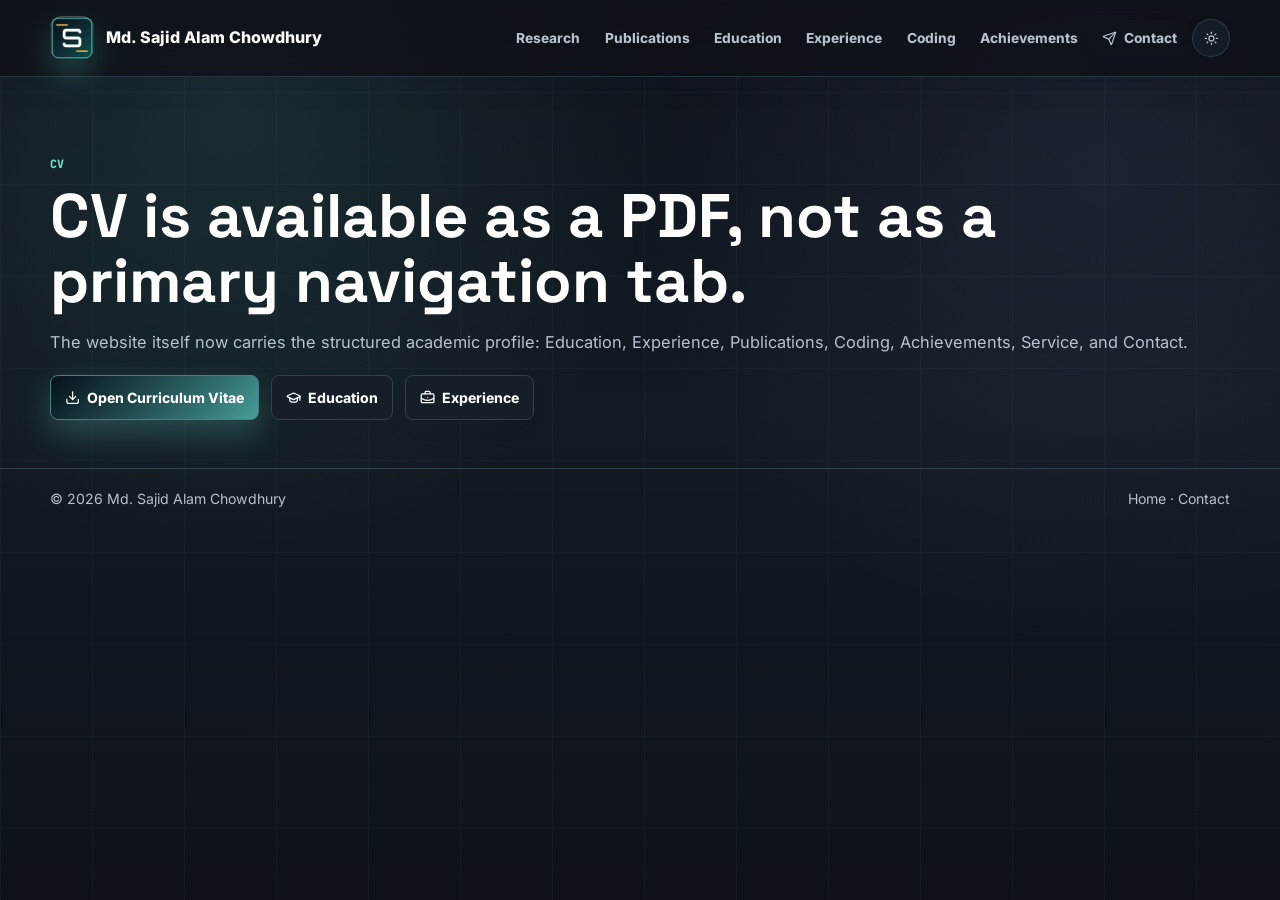
<file: cv.html>
<!doctype html>
<html lang="en">
<head>
  <meta charset="utf-8">
  <meta name="viewport" content="width=device-width, initial-scale=1">
  <script>(() => { const entry = performance.getEntriesByType?.("navigation")[0]; const reload = entry ? entry.type === "reload" : performance.navigation?.type === 1; if (reload) { if ("scrollRestoration" in history) history.scrollRestoration = "manual"; if (location.hash) history.replaceState(null, "", location.pathname + location.search); const reset = () => window.scrollTo(0, 0); reset(); document.addEventListener("DOMContentLoaded", reset, { once: true }); window.addEventListener("pageshow", () => requestAnimationFrame(reset), { once: true }); } })(); document.documentElement.dataset.theme = localStorage.getItem("sajid-site-theme-v2") || "dark";</script>
  <link rel="preload" href="/assets/fonts/inter-latin.woff2" as="font" type="font/woff2" crossorigin>
  <link rel="preload" href="/assets/fonts/space-grotesk-latin.woff2" as="font" type="font/woff2" crossorigin>
  <link rel="preload" href="/assets/fonts/jetbrains-mono-latin.woff2" as="font" type="font/woff2" crossorigin>
  <link rel="icon" href="/favicon.ico?v=20260928-current2" sizes="16x16 32x32 64x64">
  <link rel="shortcut icon" href="/favicon.ico?v=20260928-current2">
  <link rel="icon" type="image/svg+xml" href="/assets/favicon.svg?v=20260928-current2" sizes="any">
  <link rel="icon" type="image/png" sizes="32x32" href="/assets/favicon-32.png?v=20260928-current2">
  <link rel="icon" type="image/png" sizes="16x16" href="/assets/favicon-16.png?v=20260928-current2">
  <link rel="icon" type="image/png" sizes="192x192" href="/favicon.png?v=20260928-current2">
  <link rel="apple-touch-icon" sizes="180x180" href="/assets/apple-touch-icon.png?v=20260928-current2">
  <title>Curriculum Vitae · Md. Sajid Alam Chowdhury</title>
  <meta name="description" content="Download the CV of Md. Sajid Alam Chowdhury.">
  <link rel="stylesheet" href="assets/site.css?v=20260928-responsive-final23">
  <script src="assets/lucide.min.js?v=20260913-polish70" defer></script>
  <script src="assets/site.js?v=20260928-paper-details1" defer></script>
</head>
<body>
  <a class="skip-link" href="#main">Skip to content</a>
  <header class="site-header">
    <div class="site-shell nav">
      <a class="brand" href="index.html" aria-label="Home"><span class="brand-logo" aria-hidden="true"></span><span class="brand-name">Md. Sajid Alam Chowdhury</span></a>
      <button class="icon-button menu-toggle" type="button" aria-label="Open navigation" aria-expanded="false" data-menu-toggle><i data-lucide="menu"></i></button>
      <nav class="nav-links" aria-label="Primary navigation" data-nav-links>
        <a href="research.html">Research</a>
        <a href="publications.html">Publications</a>
        <a href="index.html#education">Education</a>
        <a href="index.html#experience">Experience</a>
        <a href="index.html#coding">Coding</a>
        <a href="index.html#achievements">Achievements</a>
        <a class="nav-cta" href="index.html#contact"><i data-lucide="send"></i> Contact</a>
        <button class="icon-button" type="button" aria-label="Toggle color theme" data-theme-toggle><i data-lucide="sun"></i></button>
      </nav>
    </div>
  </header>
  <main id="main">
    <section class="page-hero">
      <div class="site-shell">
        <p class="kicker">CV</p>
        <h1>CV is available as a PDF, not as a primary navigation tab.</h1>
        <p>The website itself now carries the structured academic profile: Education, Experience, Publications, Coding, Achievements, Service, and Contact.</p>
        <div class="hero-actions">
          <a class="button primary" href="assets/Md-Sajid-Alam-Chowdhury-CV.pdf" target="_blank" rel="noreferrer"><i data-lucide="download"></i> Open Curriculum Vitae</a>
          <a class="button" href="index.html#education"><i data-lucide="graduation-cap"></i> Education</a>
          <a class="button" href="index.html#experience"><i data-lucide="briefcase-business"></i> Experience</a>
        </div>
      </div>
    </section>
  </main>
  <footer class="footer"><div class="site-shell"><span>© 2026 Md. Sajid Alam Chowdhury</span><span><a href="index.html">Home</a> · <a href="index.html#contact">Contact</a></span></div></footer>
</body>
</html>
</file>
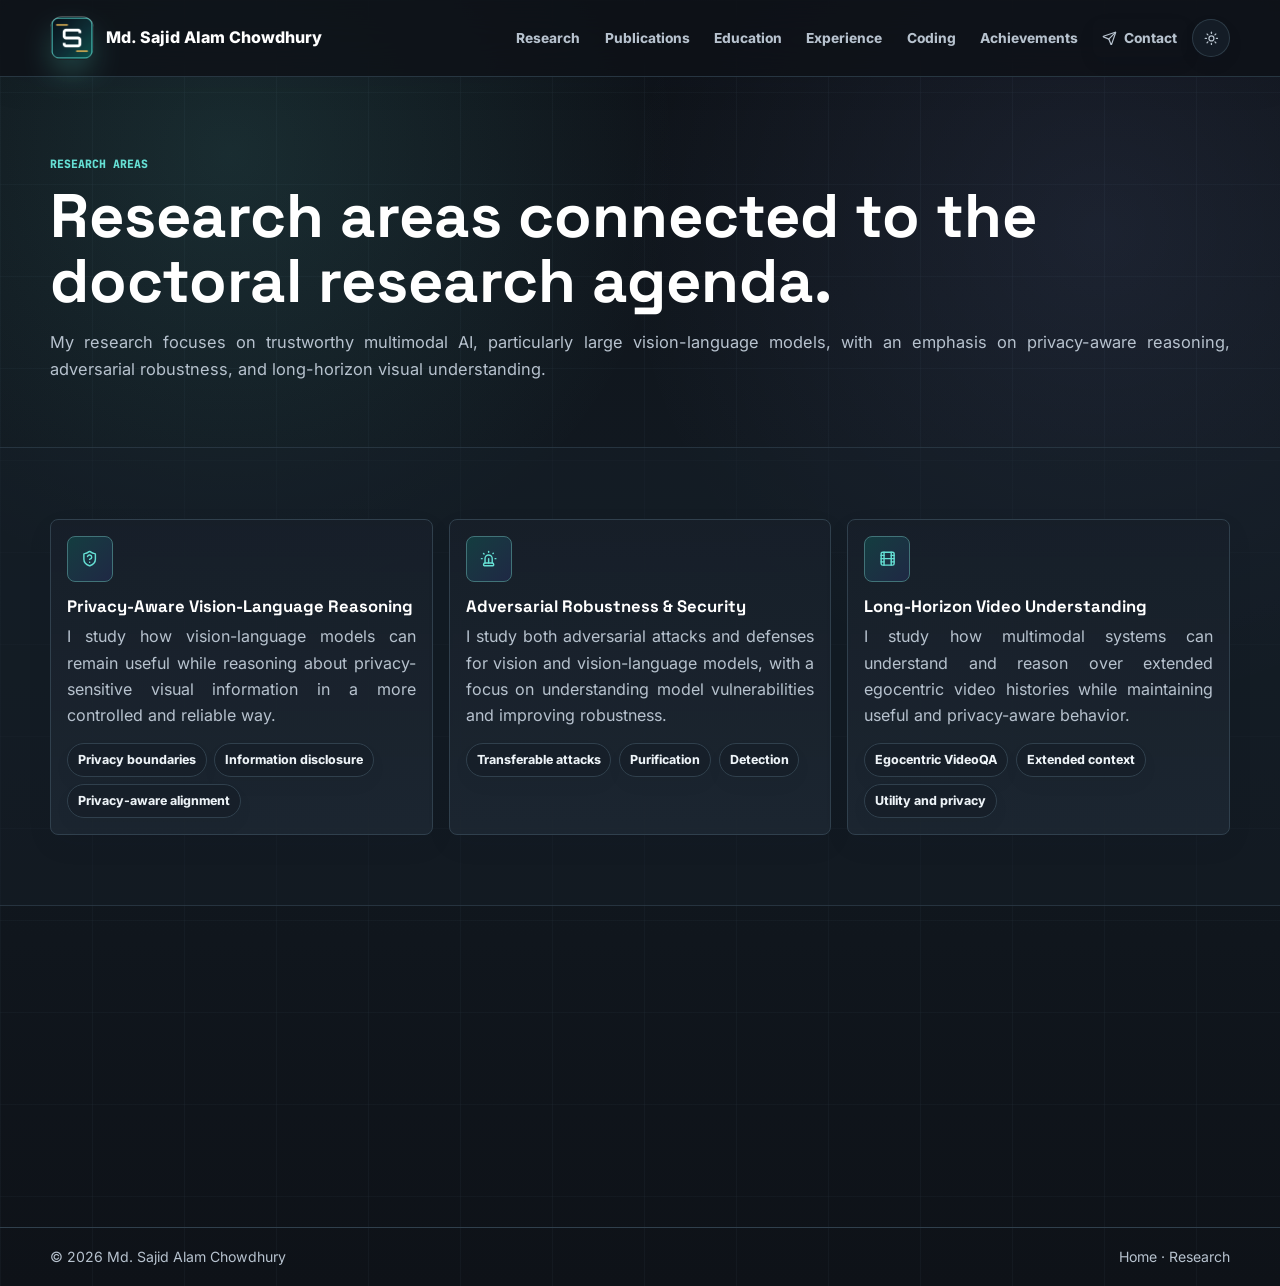
<file: projects.html>
<!doctype html>
<html lang="en">
<head>
  <meta charset="utf-8">
  <meta name="viewport" content="width=device-width, initial-scale=1">
  <script>(() => { const entry = performance.getEntriesByType?.("navigation")[0]; const reload = entry ? entry.type === "reload" : performance.navigation?.type === 1; if (reload) { if ("scrollRestoration" in history) history.scrollRestoration = "manual"; if (location.hash) history.replaceState(null, "", location.pathname + location.search); const reset = () => window.scrollTo(0, 0); reset(); document.addEventListener("DOMContentLoaded", reset, { once: true }); window.addEventListener("pageshow", () => requestAnimationFrame(reset), { once: true }); } })(); document.documentElement.dataset.theme = localStorage.getItem("sajid-site-theme-v2") || "dark";</script>
  <link rel="preload" href="/assets/fonts/inter-latin.woff2" as="font" type="font/woff2" crossorigin>
  <link rel="preload" href="/assets/fonts/space-grotesk-latin.woff2" as="font" type="font/woff2" crossorigin>
  <link rel="preload" href="/assets/fonts/jetbrains-mono-latin.woff2" as="font" type="font/woff2" crossorigin>
  <link rel="icon" href="/favicon.ico?v=20260928-current2" sizes="16x16 32x32 64x64">
  <link rel="shortcut icon" href="/favicon.ico?v=20260928-current2">
  <link rel="icon" type="image/svg+xml" href="/assets/favicon.svg?v=20260928-current2" sizes="any">
  <link rel="icon" type="image/png" sizes="32x32" href="/assets/favicon-32.png?v=20260928-current2">
  <link rel="icon" type="image/png" sizes="16x16" href="/assets/favicon-16.png?v=20260928-current2">
  <link rel="icon" type="image/png" sizes="192x192" href="/favicon.png?v=20260928-current2">
  <link rel="apple-touch-icon" sizes="180x180" href="/assets/apple-touch-icon.png?v=20260928-current2">
  <title>Research Areas · Md. Sajid Alam Chowdhury</title>
  <meta name="description" content="Research areas for Md. Sajid Alam Chowdhury: Privacy-Aware Vision-Language Reasoning, Adversarial Robustness &amp; Security, and Long-Horizon Video Understanding.">
  <link rel="stylesheet" href="assets/site.css?v=20260928-responsive-final23">
  <script src="assets/lucide.min.js?v=20260913-polish70" defer></script>
  <script src="assets/site.js?v=20260928-paper-details1" defer></script>
</head>
<body>
  <a class="skip-link" href="#main">Skip to content</a>
  <header class="site-header">
    <div class="site-shell nav">
      <a class="brand" href="index.html" aria-label="Home"><span class="brand-logo" aria-hidden="true"></span><span class="brand-name">Md. Sajid Alam Chowdhury</span></a>
      <button class="icon-button menu-toggle" type="button" aria-label="Open navigation" aria-expanded="false" data-menu-toggle><i data-lucide="menu"></i></button>
      <nav class="nav-links" aria-label="Primary navigation" data-nav-links>
        <a href="research.html">Research</a>
        <a href="publications.html">Publications</a>
        <a href="index.html#education">Education</a>
        <a href="index.html#experience">Experience</a>
        <a href="index.html#coding">Coding</a>
        <a href="index.html#achievements">Achievements</a>
        <a class="nav-cta" href="index.html#contact"><i data-lucide="send"></i> Contact</a>
        <button class="icon-button" type="button" aria-label="Toggle color theme" data-theme-toggle><i data-lucide="sun"></i></button>
      </nav>
    </div>
  </header>
  <main id="main">
    <section class="page-hero">
      <div class="site-shell">
        <p class="kicker">Research Areas</p>
        <h1>Research areas connected to the doctoral research agenda.</h1>
        <p>My research focuses on trustworthy multimodal AI, particularly large vision-language models, with an emphasis on privacy-aware reasoning, adversarial robustness, and long-horizon visual understanding.</p>
      </div>
    </section>
    <section class="section soft">
      <div class="site-shell grid-3">
        <article class="card reveal"><div class="card-icon"><i data-lucide="shield-question"></i></div><h3>Privacy-Aware Vision-Language Reasoning</h3><p>I study how vision-language models can remain useful while reasoning about privacy-sensitive visual information in a more controlled and reliable way.</p><div class="metric-strip"><span class="metric">Privacy boundaries</span><span class="metric">Information disclosure</span><span class="metric">Privacy-aware alignment</span></div></article>
        <article class="card reveal"><div class="card-icon"><i data-lucide="siren"></i></div><h3>Adversarial Robustness &amp; Security</h3><p>I study both adversarial attacks and defenses for vision and vision-language models, with a focus on understanding model vulnerabilities and improving robustness.</p><div class="metric-strip"><span class="metric">Transferable attacks</span><span class="metric">Purification</span><span class="metric">Detection</span></div></article>
        <article class="card reveal"><div class="card-icon"><i data-lucide="film"></i></div><h3>Long-Horizon Video Understanding</h3><p>I study how multimodal systems can understand and reason over extended egocentric video histories while maintaining useful and privacy-aware behavior.</p><div class="metric-strip"><span class="metric">Egocentric VideoQA</span><span class="metric">Extended context</span><span class="metric">Utility and privacy</span></div></article>
      </div>
    </section>
    <section class="section">
      <div class="site-shell">
        <div class="section-head reveal">
          <div><p class="kicker">Public Artifacts</p><h2>Papers first; code and demos when public.</h2></div>
          <p>For now, publications are the stable public artifacts. Once code, demos, datasets, slides, or approved figures are public, this page can expand into a richer project hub.</p>
        </div>
        <div class="button-row reveal"><a class="button primary" href="publications.html"><i data-lucide="library-big"></i> View Publications</a><a class="button" href="index.html#contact"><i data-lucide="send"></i> Contact for Collaboration</a></div>
      </div>
    </section>
  </main>
  <footer class="footer"><div class="site-shell"><span>© 2026 Md. Sajid Alam Chowdhury</span><span><a href="index.html">Home</a> · <a href="research.html">Research</a></span></div></footer>
</body>
</html>
</file>
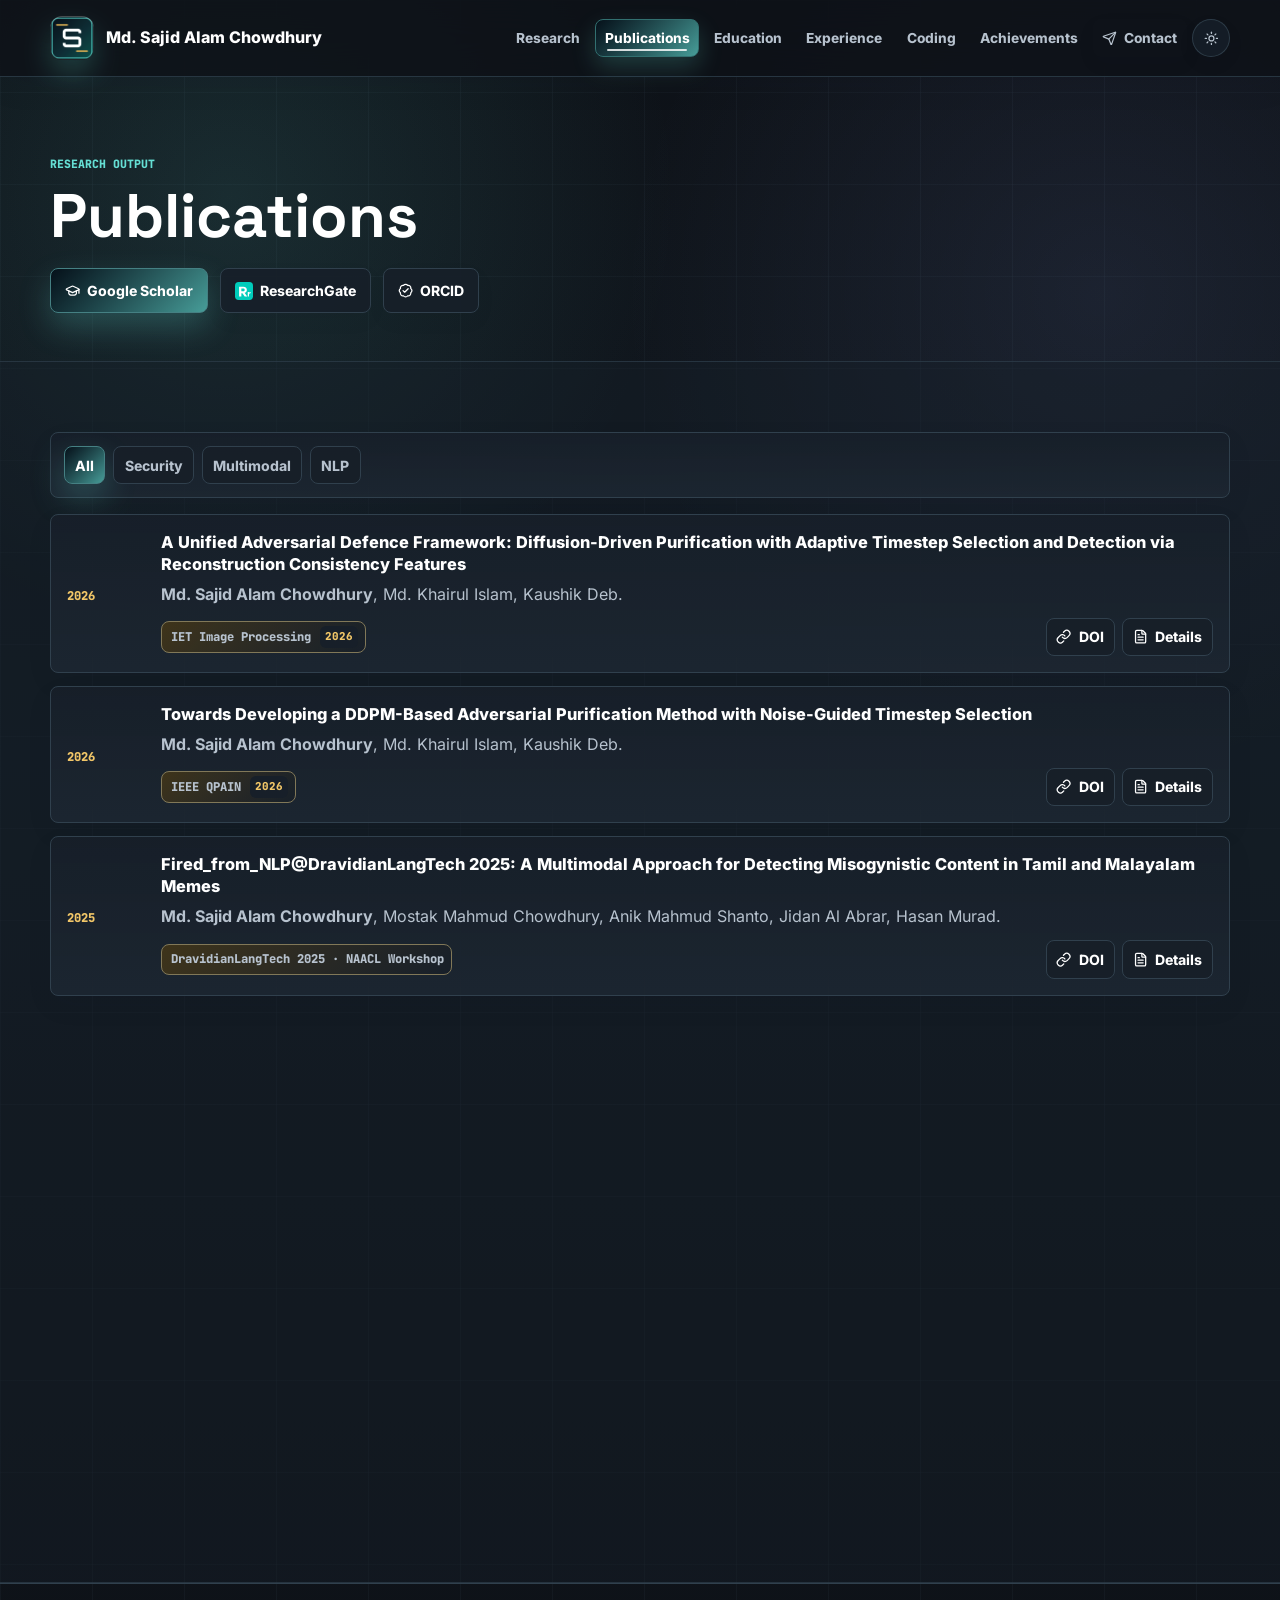
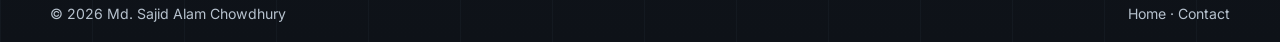
<file: publications.html>
<!doctype html>
<html lang="en">
<head>
  <meta charset="utf-8">
  <meta name="viewport" content="width=device-width, initial-scale=1">
  <script>(() => { const entry = performance.getEntriesByType?.("navigation")[0]; const reload = entry ? entry.type === "reload" : performance.navigation?.type === 1; if (reload) { if ("scrollRestoration" in history) history.scrollRestoration = "manual"; if (location.hash) history.replaceState(null, "", location.pathname + location.search); const reset = () => window.scrollTo(0, 0); reset(); document.addEventListener("DOMContentLoaded", reset, { once: true }); window.addEventListener("pageshow", () => requestAnimationFrame(reset), { once: true }); } })(); document.documentElement.dataset.theme = localStorage.getItem("sajid-site-theme-v2") || "dark";</script>
  <link rel="preload" href="/assets/fonts/inter-latin.woff2" as="font" type="font/woff2" crossorigin>
  <link rel="preload" href="/assets/fonts/space-grotesk-latin.woff2" as="font" type="font/woff2" crossorigin>
  <link rel="preload" href="/assets/fonts/jetbrains-mono-latin.woff2" as="font" type="font/woff2" crossorigin>
  <link rel="icon" href="/favicon.ico?v=20260928-current2" sizes="16x16 32x32 64x64">
  <link rel="shortcut icon" href="/favicon.ico?v=20260928-current2">
  <link rel="icon" type="image/svg+xml" href="/assets/favicon.svg?v=20260928-current2" sizes="any">
  <link rel="icon" type="image/png" sizes="32x32" href="/assets/favicon-32.png?v=20260928-current2">
  <link rel="icon" type="image/png" sizes="16x16" href="/assets/favicon-16.png?v=20260928-current2">
  <link rel="icon" type="image/png" sizes="192x192" href="/favicon.png?v=20260928-current2">
  <link rel="apple-touch-icon" sizes="180x180" href="/assets/apple-touch-icon.png?v=20260928-current2">
  <title>Publications · Md. Sajid Alam Chowdhury</title>
  <meta name="description" content="Publications by Md. Sajid Alam Chowdhury in adversarial defense, multimodal learning, NLP, and trustworthy AI.">
  <link rel="stylesheet" href="assets/site.css?v=20260928-responsive-final23">
  <script src="assets/lucide.min.js?v=20260913-polish70" defer></script>
  <script src="assets/site.js?v=20260928-paper-details1" defer></script>
</head>
<body>
  <a class="skip-link" href="#main">Skip to content</a>
  <header class="site-header">
    <div class="site-shell nav">
      <a class="brand" href="index.html" aria-label="Home"><span class="brand-logo" aria-hidden="true"></span><span class="brand-name">Md. Sajid Alam Chowdhury</span></a>
      <button class="icon-button menu-toggle" type="button" aria-label="Open navigation" aria-expanded="false" data-menu-toggle><i data-lucide="menu"></i></button>
      <nav class="nav-links" aria-label="Primary navigation" data-nav-links>
        <a href="index.html#research">Research</a>
        <a href="publications.html" aria-current="page">Publications</a>
        <a href="index.html#education">Education</a>
        <a href="index.html#experience">Experience</a>
        <a href="index.html#coding">Coding</a>
        <a href="index.html#achievements">Achievements</a>
        <a class="nav-cta" href="index.html#contact"><i data-lucide="send"></i> Contact</a>
        <button class="icon-button" type="button" aria-label="Toggle color theme" data-theme-toggle><i data-lucide="sun"></i></button>
      </nav>
    </div>
  </header>

  <main id="main">
    <section class="page-hero">
      <div class="site-shell">
        <p class="kicker">Research Output</p>
        <h1>Publications</h1>
        <div class="hero-actions">
          <a class="button primary" href="https://scholar.google.com/citations?hl=en&amp;user=HwhiMM8AAAAJ" target="_blank" rel="noreferrer"><i data-lucide="graduation-cap"></i> Google Scholar</a>
          <a class="button" href="https://www.researchgate.net/profile/Md-Sajid-Alam-Chowdhury" target="_blank" rel="noreferrer"><img class="button-logo" src="assets/logos/researchgate.svg" alt=""> ResearchGate</a>
          <a class="button" href="https://orcid.org/0009-0003-1631-5859" target="_blank" rel="noreferrer"><i data-lucide="badge-check"></i> ORCID</a>
        </div>
      </div>
    </section>

    <section class="section soft">
      <div class="site-shell">
        <div class="paper-toolbar reveal">
          <div class="filter-group" aria-label="Publication filters">
            <button class="filter-button active" type="button" data-filter="all">All</button>
            <button class="filter-button" type="button" data-filter="security">Security</button>
            <button class="filter-button" type="button" data-filter="multimodal">Multimodal</button>
            <button class="filter-button" type="button" data-filter="nlp">NLP</button>
          </div>
        </div>

        <div class="paper-list">
          <article class="paper-card reveal" data-pub-type="security">
            <div class="paper-meta"><span>2026</span></div>
            <div>
              <a class="paper-title" href="publications/unified-adversarial-defence-2026.html">A Unified Adversarial Defence Framework: Diffusion-Driven Purification with Adaptive Timestep Selection and Detection via Reconstruction Consistency Features</a>
              <p><strong>Md. Sajid Alam Chowdhury</strong>, Md. Khairul Islam, Kaushik Deb.</p>
              <div class="paper-venue-row">
                <p class="paper-venue"><span>IET Image Processing</span><time>2026</time></p>
                <div class="paper-links">
                  <a class="mini-link" href="https://doi.org/10.1049/ipr2.70432" target="_blank" rel="noreferrer"><i data-lucide="link"></i> DOI</a>
                  <a class="mini-link" href="publications/unified-adversarial-defence-2026.html"><i data-lucide="file-text"></i> Details</a>
                </div>
              </div>
            </div>
          </article>

          <article class="paper-card reveal" data-pub-type="security">
            <div class="paper-meta"><span>2026</span></div>
            <div>
              <a class="paper-title" href="publications/ddpm-adversarial-purification-2026.html">Towards Developing a DDPM-Based Adversarial Purification Method with Noise-Guided Timestep Selection</a>
              <p><strong>Md. Sajid Alam Chowdhury</strong>, Md. Khairul Islam, Kaushik Deb.</p>
              <div class="paper-venue-row">
                <p class="paper-venue"><span>IEEE QPAIN</span><time>2026</time></p>
                <div class="paper-links">
                  <a class="mini-link" href="https://doi.org/10.1109/QPAIN69676.2026.11545720" target="_blank" rel="noreferrer"><i data-lucide="link"></i> DOI</a>
                  <a class="mini-link" href="publications/ddpm-adversarial-purification-2026.html"><i data-lucide="file-text"></i> Details</a>
                </div>
              </div>
            </div>
          </article>

          <article class="paper-card reveal" data-pub-type="multimodal nlp">
            <div class="paper-meta"><span>2025</span></div>
            <div>
              <a class="paper-title" href="publications/dravidianlangtech-2025.html">Fired_from_NLP@DravidianLangTech 2025: A Multimodal Approach for Detecting Misogynistic Content in Tamil and Malayalam Memes</a>
              <p><strong>Md. Sajid Alam Chowdhury</strong>, Mostak Mahmud Chowdhury, Anik Mahmud Shanto, Jidan Al Abrar, Hasan Murad.</p>
              <div class="paper-venue-row">
                <p class="paper-venue"><span>DravidianLangTech 2025 · NAACL Workshop</span></p>
                <div class="paper-links">
                  <a class="mini-link" href="https://doi.org/10.18653/v1/2025.dravidianlangtech-1.81" target="_blank" rel="noreferrer"><i data-lucide="link"></i> DOI</a>
                  <a class="mini-link" href="publications/dravidianlangtech-2025.html"><i data-lucide="file-text"></i> Details</a>
                </div>
              </div>
            </div>
          </article>

          <article class="paper-card reveal" data-pub-type="nlp">
            <div class="paper-meta"><span>2024</span></div>
            <div>
              <a class="paper-title" href="publications/arafinnlp-2024.html">Fired_from_NLP at AraFinNLP 2024: Dual-Phase-BERT - A Fine-Tuned Transformer-Based Model for Multi-Dialect Intent Detection in the Financial Domain for the Arabic Language</a>
              <p><strong>Md. Sajid Alam Chowdhury</strong>, Mostak Mahmud Chowdhury, Anik Mahmud Shanto, Hasan Murad, Udoy Das.</p>
              <div class="paper-venue-row">
                <p class="paper-venue"><span>ArabicNLP 2024 · Co-located with ACL</span></p>
                <div class="paper-links">
                  <a class="mini-link" href="https://doi.org/10.18653/v1/2024.arabicnlp-1.36" target="_blank" rel="noreferrer"><i data-lucide="link"></i> DOI</a>
                  <a class="mini-link" href="publications/arafinnlp-2024.html"><i data-lucide="file-text"></i> Details</a>
                </div>
              </div>
            </div>
          </article>

          <article class="paper-card reveal" data-pub-type="nlp">
            <div class="paper-meta"><span>2024</span></div>
            <div>
              <a class="paper-title" href="publications/checkthat-2024.html">Fired_from_NLP at CheckThat! 2024: Estimating the Check-Worthiness of Tweets Using a Fine-tuned Transformer-based Approach</a>
              <p><strong>Md. Sajid Alam Chowdhury</strong>, Anik Mahmud Shanto, Mostak Mahmud Chowdhury, Hasan Murad, Udoy Das.</p>
              <div class="paper-venue-row">
                <p class="paper-venue"><span>CheckThat! 2024 · CLEF Lab</span></p>
                <div class="paper-links">
                  <span class="mini-link disabled" aria-disabled="true"><i data-lucide="link"></i> DOI unavailable</span>
                  <a class="mini-link" href="publications/checkthat-2024.html"><i data-lucide="file-text"></i> Details</a>
                </div>
              </div>
            </div>
          </article>

          <article class="paper-card reveal" data-pub-type="nlp">
            <div class="paper-meta"><span>2024</span></div>
            <div>
              <a class="paper-title" href="publications/semeval-2024.html">Fired_from_NLP at SemEval-2024 Task 1: Towards Developing Semantic Textual Relatedness Predictor - A Transformer-based Approach</a>
              <p>Anik Mahmud Shanto, <strong>Md. Sajid Alam Chowdhury</strong>, Mostak Mahmud Chowdhury, Udoy Das, Hasan Murad.</p>
              <div class="paper-venue-row">
                <p class="paper-venue"><span>SemEval 2024 · NAACL Workshop</span></p>
                <div class="paper-links">
                  <a class="mini-link" href="https://doi.org/10.18653/v1/2024.semeval-1.123" target="_blank" rel="noreferrer"><i data-lucide="link"></i> DOI</a>
                  <a class="mini-link" href="publications/semeval-2024.html"><i data-lucide="file-text"></i> Details</a>
                </div>
              </div>
            </div>
          </article>
        </div>
      </div>
    </section>
  </main>

  <footer class="footer">
    <div class="site-shell">
      <span>© 2026 Md. Sajid Alam Chowdhury</span>
      <span><a href="index.html">Home</a> · <a href="index.html#contact">Contact</a></span>
    </div>
  </footer>
</body>
</html>
</file>
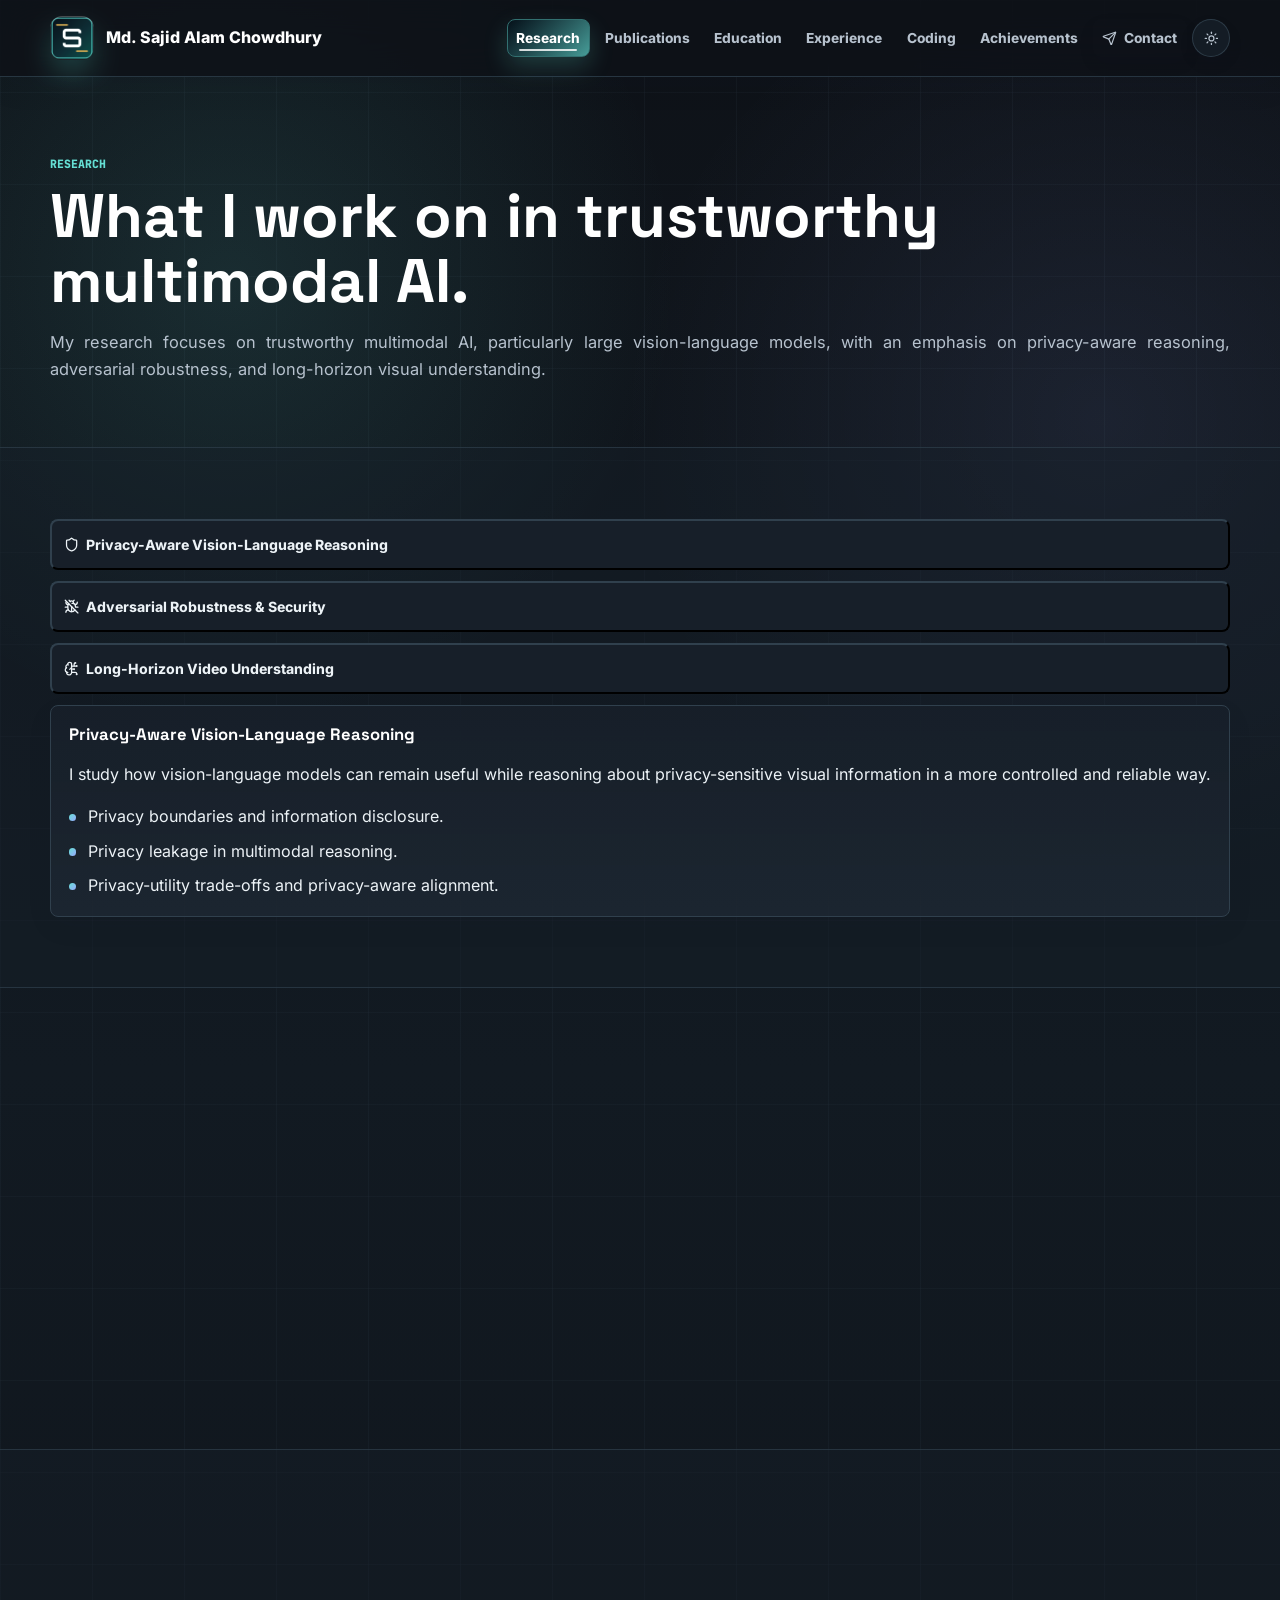
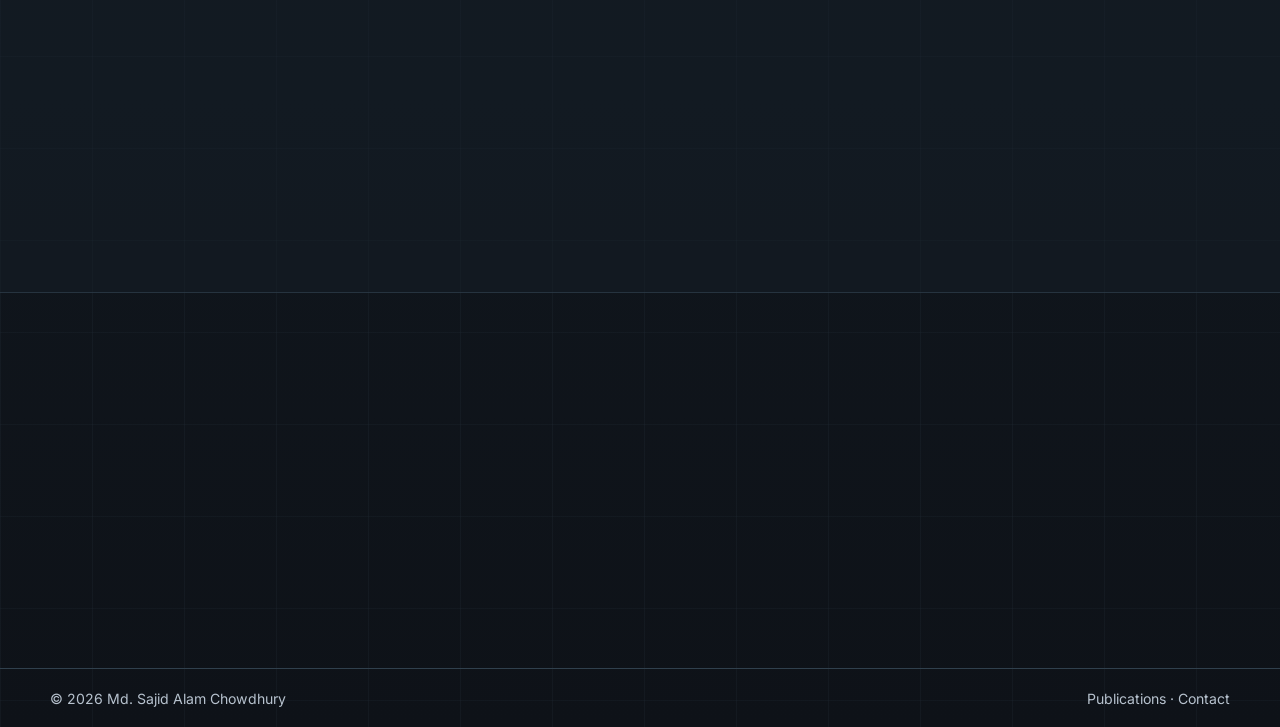
<file: research.html>
<!doctype html>
<html lang="en">
<head>
  <meta charset="utf-8">
  <meta name="viewport" content="width=device-width, initial-scale=1">
  <script>(() => { const entry = performance.getEntriesByType?.("navigation")[0]; const reload = entry ? entry.type === "reload" : performance.navigation?.type === 1; if (reload) { if ("scrollRestoration" in history) history.scrollRestoration = "manual"; if (location.hash) history.replaceState(null, "", location.pathname + location.search); const reset = () => window.scrollTo(0, 0); reset(); document.addEventListener("DOMContentLoaded", reset, { once: true }); window.addEventListener("pageshow", () => requestAnimationFrame(reset), { once: true }); } })(); document.documentElement.dataset.theme = localStorage.getItem("sajid-site-theme-v2") || "dark";</script>
  <link rel="preload" href="/assets/fonts/inter-latin.woff2" as="font" type="font/woff2" crossorigin>
  <link rel="preload" href="/assets/fonts/space-grotesk-latin.woff2" as="font" type="font/woff2" crossorigin>
  <link rel="preload" href="/assets/fonts/jetbrains-mono-latin.woff2" as="font" type="font/woff2" crossorigin>
  <link rel="icon" href="/favicon.ico?v=20260928-current2" sizes="16x16 32x32 64x64">
  <link rel="shortcut icon" href="/favicon.ico?v=20260928-current2">
  <link rel="icon" type="image/svg+xml" href="/assets/favicon.svg?v=20260928-current2" sizes="any">
  <link rel="icon" type="image/png" sizes="32x32" href="/assets/favicon-32.png?v=20260928-current2">
  <link rel="icon" type="image/png" sizes="16x16" href="/assets/favicon-16.png?v=20260928-current2">
  <link rel="icon" type="image/png" sizes="192x192" href="/favicon.png?v=20260928-current2">
  <link rel="apple-touch-icon" sizes="180x180" href="/assets/apple-touch-icon.png?v=20260928-current2">
  <title>Research · Md. Sajid Alam Chowdhury</title>
  <meta name="description" content="Research profile of Md. Sajid Alam Chowdhury in trustworthy multimodal AI, Privacy-Aware Vision-Language Reasoning, Adversarial Robustness &amp; Security, and Long-Horizon Video Understanding.">
  <link rel="stylesheet" href="assets/site.css?v=20260928-responsive-final23">
  <script src="assets/lucide.min.js?v=20260913-polish70" defer></script>
  <script src="assets/site.js?v=20260928-paper-details1" defer></script>
</head>
<body>
  <a class="skip-link" href="#main">Skip to content</a>
  <header class="site-header">
    <div class="site-shell nav">
      <a class="brand" href="index.html" aria-label="Home"><span class="brand-logo" aria-hidden="true"></span><span class="brand-name">Md. Sajid Alam Chowdhury</span></a>
      <button class="icon-button menu-toggle" type="button" aria-label="Open navigation" aria-expanded="false" data-menu-toggle><i data-lucide="menu"></i></button>
      <nav class="nav-links" aria-label="Primary navigation" data-nav-links>
        <a href="research.html" aria-current="page">Research</a>
        <a href="publications.html">Publications</a>
        <a href="index.html#education">Education</a>
        <a href="index.html#experience">Experience</a>
        <a href="index.html#coding">Coding</a>
        <a href="index.html#achievements">Achievements</a>
        <a class="nav-cta" href="index.html#contact"><i data-lucide="send"></i> Contact</a>
        <button class="icon-button" type="button" aria-label="Toggle color theme" data-theme-toggle><i data-lucide="sun"></i></button>
      </nav>
    </div>
  </header>

  <main id="main">
    <section class="page-hero">
      <div class="site-shell">
        <p class="kicker">Research</p>
        <h1>What I work on in trustworthy multimodal AI.</h1>
        <p>My research focuses on trustworthy multimodal AI, particularly large vision-language models, with an emphasis on privacy-aware reasoning, adversarial robustness, and long-horizon visual understanding.</p>
      </div>
    </section>

    <section class="section soft">
      <div class="site-shell research-tabs reveal">
        <div class="tab-list" role="tablist" aria-label="Research areas">
          <button class="tab-button active" type="button" data-tab="privacy"><i data-lucide="shield"></i> Privacy-Aware Vision-Language Reasoning</button>
          <button class="tab-button" type="button" data-tab="security"><i data-lucide="bug-off"></i> Adversarial Robustness &amp; Security</button>
          <button class="tab-button" type="button" data-tab="memory"><i data-lucide="brain-circuit"></i> Long-Horizon Video Understanding</button>
        </div>
        <div>
          <article class="tab-panel active" data-tab-panel="privacy">
            <h3>Privacy-Aware Vision-Language Reasoning</h3>
            <p>I study how vision-language models can remain useful while reasoning about privacy-sensitive visual information in a more controlled and reliable way.</p>
            <ul class="check-list">
              <li>Privacy boundaries and information disclosure.</li>
              <li>Privacy leakage in multimodal reasoning.</li>
              <li>Privacy-utility trade-offs and privacy-aware alignment.</li>
            </ul>
          </article>
          <article class="tab-panel" data-tab-panel="security">
            <h3>Adversarial Robustness &amp; Security</h3>
            <p>I study both adversarial attacks and defenses for vision and vision-language models, with a focus on understanding model vulnerabilities and improving robustness.</p>
            <ul class="check-list">
              <li>Transferable attacks across models and vision encoders.</li>
              <li>Adversarial purification and detection.</li>
              <li>Robustness and generalization under adversarial perturbations.</li>
            </ul>
          </article>
          <article class="tab-panel" data-tab-panel="memory">
            <h3>Long-Horizon Video Understanding</h3>
            <p>I study how multimodal systems can understand and reason over extended egocentric video histories while maintaining useful and privacy-aware behavior.</p>
            <ul class="check-list">
              <li>Long-horizon and egocentric VideoQA.</li>
              <li>Retrieval and reasoning over extended visual context.</li>
              <li>Utility and privacy in long-form visual understanding.</li>
            </ul>
          </article>
        </div>
      </div>
    </section>

    <section class="section">
      <div class="site-shell">
        <div class="section-head reveal">
          <div><p class="kicker">Research Questions</p><h2>Questions that guide the work</h2></div>
          <p>Each question maps to one of the three research areas.</p>
        </div>
        <div class="grid-3">
          <article class="card reveal"><div class="card-icon"><i data-lucide="eye-off"></i></div><h3>What should a model not reveal?</h3><p>How can LVLMs reason about scenes without leaking sensitive identity, location, relationship, or behavioral information?</p></article>
          <article class="card reveal"><div class="card-icon"><i data-lucide="shield-alert"></i></div><h3>How does multimodal AI fail under attack?</h3><p>What attacks transfer across encoders and models, and what defenses preserve accuracy without destroying useful visual content?</p></article>
          <article class="card reveal"><div class="card-icon"><i data-lucide="database-zap"></i></div><h3>How should systems reason over long video histories?</h3><p>How can multimodal systems handle long-horizon and egocentric VideoQA while balancing utility, privacy, and reliability?</p></article>
        </div>
      </div>
    </section>

    <section class="section soft">
      <div class="site-shell">
        <div class="section-head reveal">
          <div><p class="kicker">Research Areas</p><h2>Project-oriented view</h2></div>
          <p>These are public-facing project areas. Specific unpublished titles, internal figures, experimental results, and submission details are intentionally left out until they are public.</p>
        </div>
        <div class="grid-3">
          <article class="card reveal"><div class="card-icon"><i data-lucide="shield-question"></i></div><h3>Privacy-Aware Vision-Language Reasoning</h3><p>Privacy boundaries, information disclosure, privacy leakage in multimodal reasoning, and privacy-utility trade-offs.</p></article>
          <article class="card reveal"><div class="card-icon"><i data-lucide="siren"></i></div><h3>Adversarial Robustness &amp; Security</h3><p>Transferable attacks across models and vision encoders, adversarial purification, detection, and robust generalization.</p></article>
          <article class="card reveal"><div class="card-icon"><i data-lucide="film"></i></div><h3>Long-Horizon Video Understanding</h3><p>Long-horizon and egocentric VideoQA, retrieval and reasoning over extended visual context, and utility/privacy trade-offs.</p></article>
        </div>
      </div>
    </section>

    <section class="section">
      <div class="site-shell">
        <div class="section-head reveal">
          <div><p class="kicker">Methods &amp; Tools</p><h2>Technical foundation</h2></div>
          <p>The technical stack combines research engineering, ML experimentation, and software development experience.</p>
        </div>
        <div class="grid-3">
          <article class="skill-block reveal"><h3>Models &amp; Methods</h3><div class="skill-tags"><span class="skill-tag">Transformers</span><span class="skill-tag">LVLMs</span><span class="skill-tag">Diffusion Models</span><span class="skill-tag">Adversarial ML</span><span class="skill-tag">Multimodal Learning</span></div></article>
          <article class="skill-block reveal"><h3>Frameworks</h3><div class="skill-tags"><span class="skill-tag">PyTorch</span><span class="skill-tag">TensorFlow</span><span class="skill-tag">Keras</span><span class="skill-tag">scikit-learn</span><span class="skill-tag">OpenCV</span></div></article>
          <article class="skill-block reveal"><h3>Engineering</h3><div class="skill-tags"><span class="skill-tag">Python</span><span class="skill-tag">C++</span><span class="skill-tag">Java</span><span class="skill-tag">React</span><span class="skill-tag">SPARQL</span><span class="skill-tag">RDFox</span><span class="skill-tag">Git</span><span class="skill-tag">LaTeX</span></div></article>
        </div>
      </div>
    </section>
  </main>

  <footer class="footer"><div class="site-shell"><span>© 2026 Md. Sajid Alam Chowdhury</span><span><a href="publications.html">Publications</a> · <a href="index.html#contact">Contact</a></span></div></footer>
</body>
</html>
</file>
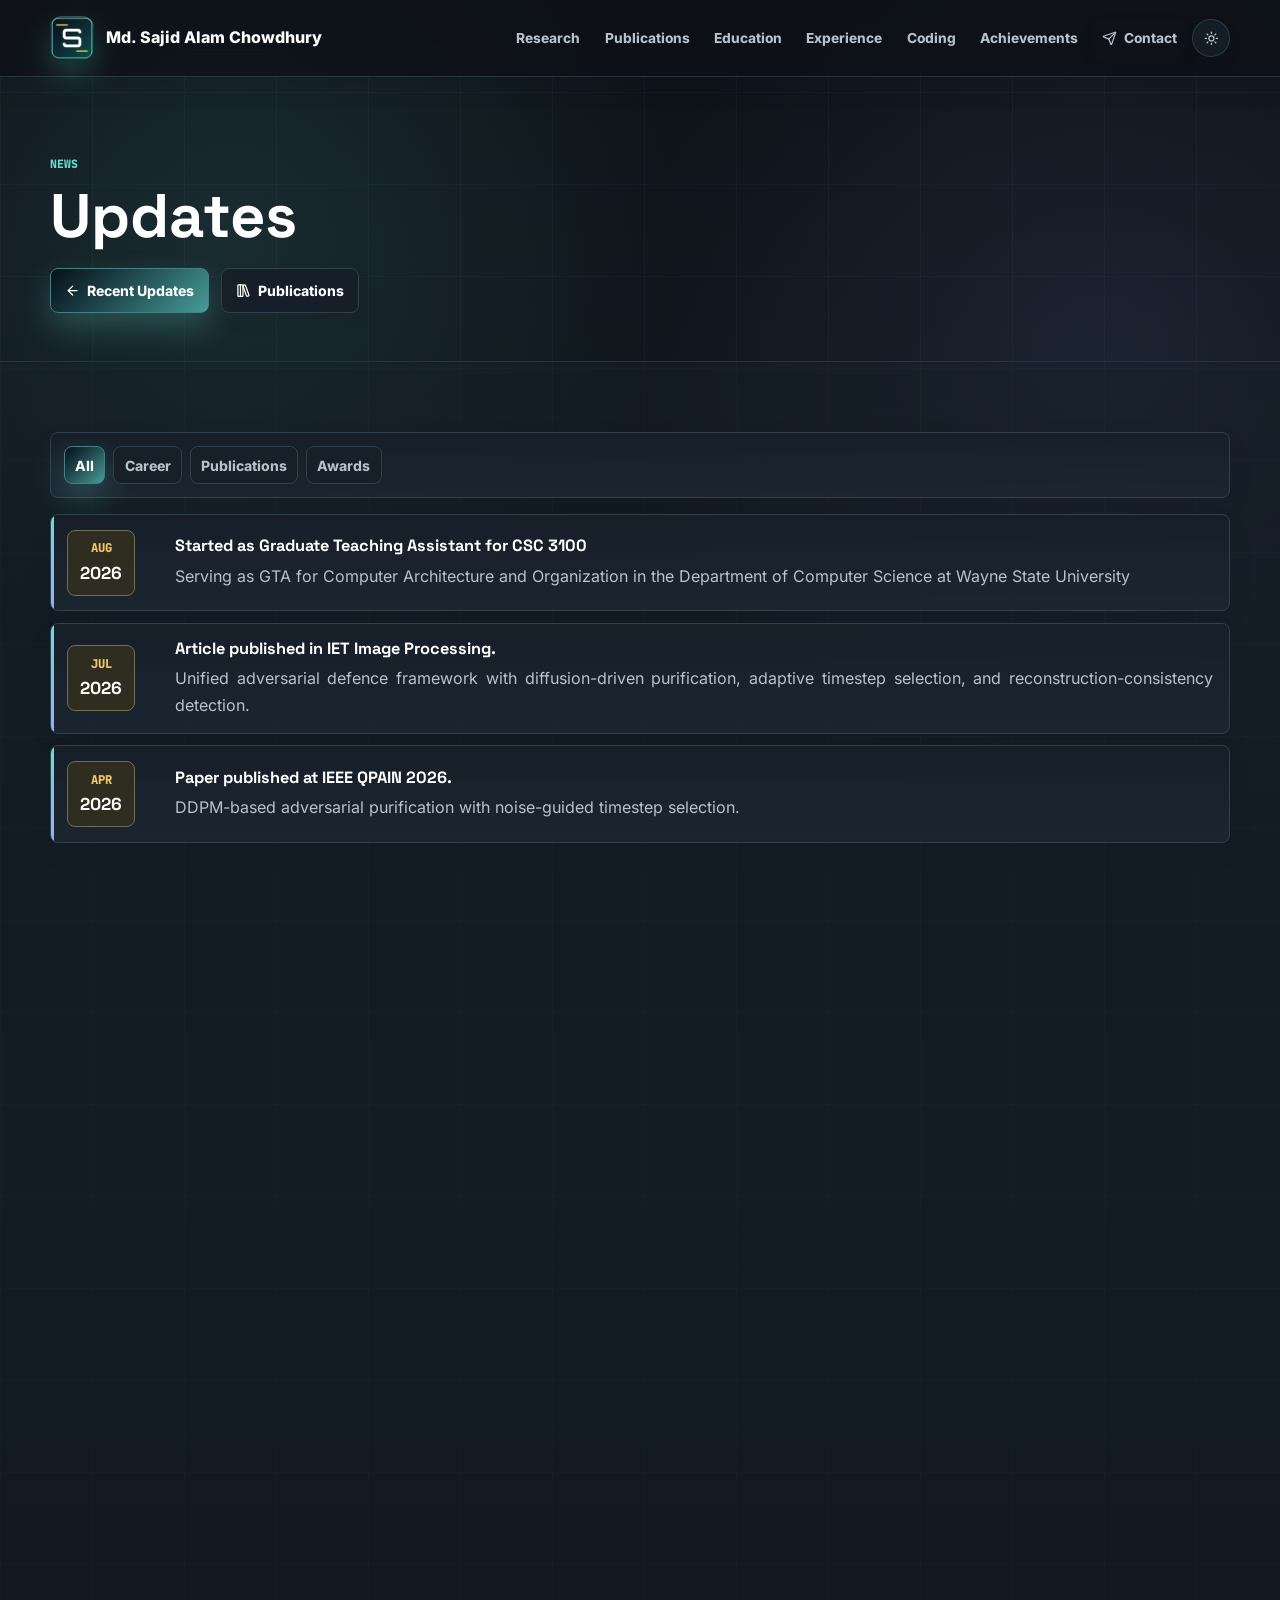
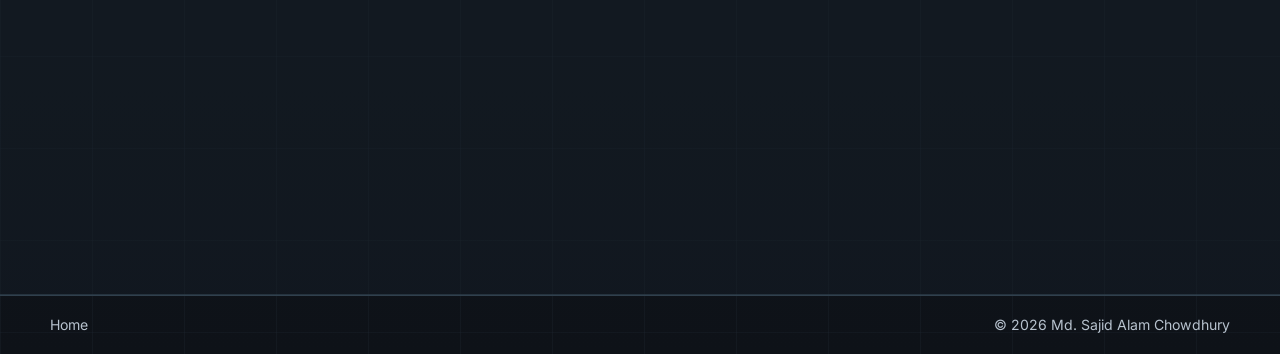
<file: updates.html>
<!doctype html>
<html lang="en">
<head>
  <meta charset="utf-8">
  <meta name="viewport" content="width=device-width, initial-scale=1">
  <script>(() => { const entry = performance.getEntriesByType?.("navigation")[0]; const reload = entry ? entry.type === "reload" : performance.navigation?.type === 1; if (reload) { if ("scrollRestoration" in history) history.scrollRestoration = "manual"; if (location.hash) history.replaceState(null, "", location.pathname + location.search); const reset = () => window.scrollTo(0, 0); reset(); document.addEventListener("DOMContentLoaded", reset, { once: true }); window.addEventListener("pageshow", () => requestAnimationFrame(reset), { once: true }); } })(); document.documentElement.dataset.theme = localStorage.getItem("sajid-site-theme-v2") || "dark";</script>
  <link rel="preload" href="/assets/fonts/inter-latin.woff2" as="font" type="font/woff2" crossorigin>
  <link rel="preload" href="/assets/fonts/space-grotesk-latin.woff2" as="font" type="font/woff2" crossorigin>
  <link rel="preload" href="/assets/fonts/jetbrains-mono-latin.woff2" as="font" type="font/woff2" crossorigin>
  <link rel="icon" href="/favicon.ico?v=20260928-current2" sizes="16x16 32x32 64x64">
  <link rel="shortcut icon" href="/favicon.ico?v=20260928-current2">
  <link rel="icon" type="image/svg+xml" href="/assets/favicon.svg?v=20260928-current2" sizes="any">
  <link rel="icon" type="image/png" sizes="32x32" href="/assets/favicon-32.png?v=20260928-current2">
  <link rel="icon" type="image/png" sizes="16x16" href="/assets/favicon-16.png?v=20260928-current2">
  <link rel="icon" type="image/png" sizes="192x192" href="/favicon.png?v=20260928-current2">
  <link rel="apple-touch-icon" sizes="180x180" href="/assets/apple-touch-icon.png?v=20260928-current2">
  <title>Updates · Md. Sajid Alam Chowdhury</title>
  <meta name="description" content="Recent academic, publication, award, and career updates from Md. Sajid Alam Chowdhury.">
  <link rel="stylesheet" href="assets/site.css?v=20260928-responsive-final23">
  <script src="assets/lucide.min.js?v=20260913-polish70" defer></script>
  <script src="assets/site.js?v=20260928-paper-details1" defer></script>
</head>
<body>
  <a class="skip-link" href="#main">Skip to content</a>
  <header class="site-header">
    <div class="site-shell nav">
      <a class="brand" href="index.html" aria-label="Home"><span class="brand-logo" aria-hidden="true"></span><span class="brand-name">Md. Sajid Alam Chowdhury</span></a>
      <button class="icon-button menu-toggle" type="button" aria-label="Open navigation" aria-expanded="false" data-menu-toggle><i data-lucide="menu"></i></button>
      <nav class="nav-links" aria-label="Primary navigation" data-nav-links>
        <a href="index.html#research">Research</a>
        <a href="publications.html">Publications</a>
        <a href="index.html#education">Education</a>
        <a href="index.html#experience">Experience</a>
        <a href="index.html#coding">Coding</a>
        <a href="index.html#achievements">Achievements</a>
        <a class="nav-cta" href="index.html#contact"><i data-lucide="send"></i> Contact</a>
        <button class="icon-button" type="button" aria-label="Toggle color theme" data-theme-toggle><i data-lucide="sun"></i></button>
      </nav>
    </div>
  </header>

  <main id="main">
    <section class="page-hero">
      <div class="site-shell">
        <p class="kicker">News</p>
        <h1>Updates</h1>
        <div class="hero-actions">
          <a class="button primary" href="index.html#news"><i data-lucide="arrow-left"></i> Recent Updates</a>
          <a class="button" href="publications.html"><i data-lucide="library-big"></i> Publications</a>
        </div>
      </div>
    </section>

    <section class="section soft">
      <div class="site-shell">
        <div class="paper-toolbar reveal">
          <div class="filter-group" aria-label="Recent update filters">
            <button class="filter-button active" type="button" data-news-filter="all">All</button>
            <button class="filter-button" type="button" data-news-filter="career">Career</button>
            <button class="filter-button" type="button" data-news-filter="publication">Publications</button>
            <button class="filter-button" type="button" data-news-filter="award">Awards</button>
          </div>
        </div>

        <ol class="news-timeline">
          <li class="news-entry reveal" data-news-kind="career teaching"><time datetime="2026-08"><span>Aug</span><strong>2026</strong></time><div><p class="news-kind">Teaching</p><h3>Started as Graduate Teaching Assistant for CSC 3100</h3><p>Serving as GTA for Computer Architecture and Organization in the Department of Computer Science at Wayne State University</p></div></li>
          <li class="news-entry reveal" data-news-kind="publication"><time datetime="2026-07"><span>Jul</span><strong>2026</strong></time><div><p class="news-kind">Publication</p><h3>Article published in IET Image Processing.</h3><p>Unified adversarial defence framework with diffusion-driven purification, adaptive timestep selection, and reconstruction-consistency detection.</p></div></li>
          <li class="news-entry reveal" data-news-kind="publication"><time datetime="2026-04"><span>Apr</span><strong>2026</strong></time><div><p class="news-kind">Publication</p><h3>Paper published at IEEE QPAIN 2026.</h3><p>DDPM-based adversarial purification with noise-guided timestep selection.</p></div></li>
          <li class="news-entry reveal" data-news-kind="career"><time datetime="2026-01"><span>Jan</span><strong>2026</strong></time><div><p class="news-kind">Doctoral Study</p><h3>Joined Wayne State University and the Trustworthy AI Lab</h3><p>Began the Computer Science PhD program and started as Graduate Research Assistant</p></div></li>
          <li class="news-entry reveal" data-news-kind="career"><time datetime="2026-01"><span>Jan</span><strong>2026</strong></time><div><p class="news-kind">Industry</p><h3>Completed Software Engineer role at Samsung R&amp;D Institute Bangladesh</h3><p>Worked on semantic knowledge-graph modeling, reasoning workflows, and applied research before beginning doctoral study.</p></div></li>
          <li class="news-entry reveal" data-news-kind="award career"><time datetime="2025-11"><span>Nov</span><strong>2025</strong></time><div><p class="news-kind">Certification</p><h3>Passed Samsung SW Certification Test, Professional Level.</h3><p>Achieved the professional-level certification on the first attempt.</p></div></li>
          <li class="news-entry reveal" data-news-kind="award career"><time datetime="2025-09"><span>Sep</span><strong>2025</strong></time><div><p class="news-kind">Certification</p><h3>Passed Samsung AI/ML Skill Certification.</h3><p>Achieved the AI/ML certification on the first attempt.</p></div></li>
          <li class="news-entry reveal" data-news-kind="career"><time datetime="2025-08"><span>Aug</span><strong>2025</strong></time><div><p class="news-kind">Industry</p><h3>Joined Samsung R&amp;D Institute Bangladesh as Software Engineer</h3><p>Started work on Mantix, ontology modeling, RDFox-based reasoning, and applied research.</p></div></li>
          <li class="news-entry reveal" data-news-kind="award"><time datetime="2025-07"><span>Jul</span><strong>2025</strong></time><div><p class="news-kind">Award</p><h3>Received Dean's Award from CUET.</h3><p>Honored by the Faculty of Electrical and Computer Engineering for academic excellence.</p></div></li>
          <li class="news-entry reveal" data-news-kind="publication"><time datetime="2025-05"><span>May</span><strong>2025</strong></time><div><p class="news-kind">Publication</p><h3>DravidianLangTech 2025 paper published in ACL Anthology.</h3><p>Work on multimodal misogyny meme detection in Tamil and Malayalam memes.</p></div></li>
          <li class="news-entry reveal" data-news-kind="publication"><time datetime="2024-08"><span>Aug</span><strong>2024</strong></time><div><p class="news-kind">Publications</p><h3>AraFinNLP and CheckThat! shared-task papers published.</h3><p>Work on Arabic banking intent detection and multilingual check-worthiness estimation.</p></div></li>
          <li class="news-entry reveal" data-news-kind="publication"><time datetime="2024-06"><span>Jun</span><strong>2024</strong></time><div><p class="news-kind">Publication</p><h3>SemEval 2024 paper published.</h3><p>Transformer-based semantic textual relatedness prediction for shared-task evaluation.</p></div></li>
        </ol>
      </div>
    </section>
  </main>

  <footer class="footer">
    <div class="site-shell">
      <span><a href="index.html">Home</a></span>
      <span>© 2026 Md. Sajid Alam Chowdhury</span>
    </div>
  </footer>
</body>
</html>
</file>
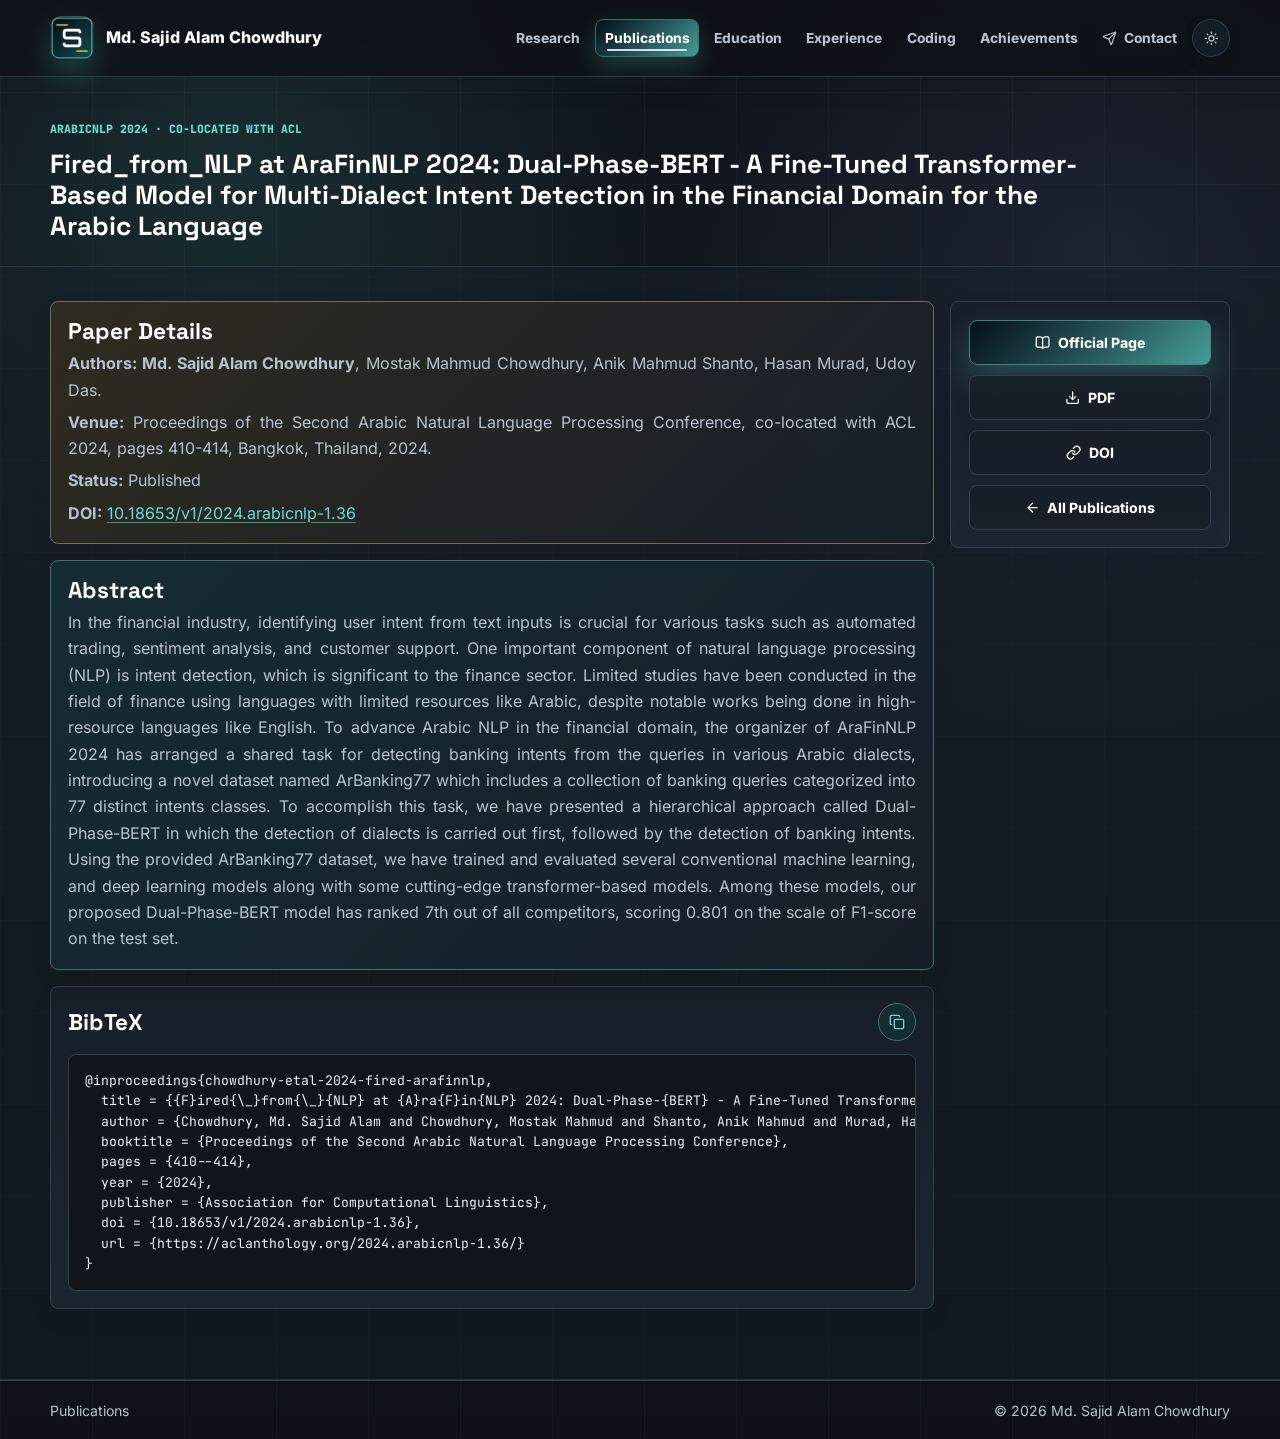
<file: publications/arafinnlp-2024.html>
<!doctype html>
<html lang="en">
<head>
  <meta charset="utf-8">
  <meta name="viewport" content="width=device-width, initial-scale=1">
  <script>(() => { const entry = performance.getEntriesByType?.("navigation")[0]; const reload = entry ? entry.type === "reload" : performance.navigation?.type === 1; if (reload) { if ("scrollRestoration" in history) history.scrollRestoration = "manual"; if (location.hash) history.replaceState(null, "", location.pathname + location.search); const reset = () => window.scrollTo(0, 0); reset(); document.addEventListener("DOMContentLoaded", reset, { once: true }); window.addEventListener("pageshow", () => requestAnimationFrame(reset), { once: true }); } })(); document.documentElement.dataset.theme = localStorage.getItem("sajid-site-theme-v2") || "dark";</script>
  <link rel="preload" href="/assets/fonts/inter-latin.woff2" as="font" type="font/woff2" crossorigin>
  <link rel="preload" href="/assets/fonts/space-grotesk-latin.woff2" as="font" type="font/woff2" crossorigin>
  <link rel="preload" href="/assets/fonts/jetbrains-mono-latin.woff2" as="font" type="font/woff2" crossorigin>
  <link rel="icon" href="/favicon.ico?v=20260928-current2" sizes="16x16 32x32 64x64">
  <link rel="shortcut icon" href="/favicon.ico?v=20260928-current2">
  <link rel="icon" type="image/svg+xml" href="/assets/favicon.svg?v=20260928-current2" sizes="any">
  <link rel="icon" type="image/png" sizes="32x32" href="/assets/favicon-32.png?v=20260928-current2">
  <link rel="icon" type="image/png" sizes="16x16" href="/assets/favicon-16.png?v=20260928-current2">
  <link rel="icon" type="image/png" sizes="192x192" href="/favicon.png?v=20260928-current2">
  <link rel="apple-touch-icon" sizes="180x180" href="/assets/apple-touch-icon.png?v=20260928-current2">
  <title>AraFinNLP 2024 · Md. Sajid Alam Chowdhury</title>
  <meta name="description" content="Paper page for Fired_from_NLP at AraFinNLP 2024.">
  <link rel="stylesheet" href="../assets/site.css?v=20260928-responsive-final23">
  <script src="../assets/lucide.min.js?v=20260913-polish70" defer></script>
  <script src="../assets/site.js?v=20260928-paper-details1" defer></script>
</head>
<body>
  <a class="skip-link" href="#main">Skip to content</a>
  <header class="site-header">
    <div class="site-shell nav">
      <a class="brand" href="../index.html"><span class="brand-logo" aria-hidden="true"></span><span class="brand-name">Md. Sajid Alam Chowdhury</span></a>
      <button class="icon-button menu-toggle" type="button" aria-label="Open navigation" aria-expanded="false" data-menu-toggle><i data-lucide="menu"></i></button>
      <nav class="nav-links" aria-label="Primary navigation" data-nav-links>
        <a href="../index.html#research">Research</a>
        <a href="../publications.html" aria-current="page">Publications</a>
        <a href="../index.html#education">Education</a>
        <a href="../index.html#experience">Experience</a>
        <a href="../index.html#coding">Coding</a>
        <a href="../index.html#achievements">Achievements</a>
        <a class="nav-cta" href="../index.html#contact"><i data-lucide="send"></i> Contact</a>
        <button class="icon-button" type="button" aria-label="Toggle color theme" data-theme-toggle><i data-lucide="sun"></i></button>
      </nav>
    </div>
  </header>

  <main id="main">
    <section class="page-hero paper-hero">
      <div class="site-shell">
        <p class="kicker">ArabicNLP 2024 · Co-located with ACL</p>
        <h1>Fired_from_NLP at AraFinNLP 2024: Dual-Phase-BERT - A Fine-Tuned Transformer-Based Model for Multi-Dialect Intent Detection in the Financial Domain for the Arabic Language</h1>
      </div>
    </section>

    <section class="section soft">
      <div class="site-shell paper-page">
        <article class="paper-main reveal">
          <section class="paper-section paper-details"><h2>Paper Details</h2>
          <p><strong>Authors:</strong> <strong>Md. Sajid Alam Chowdhury</strong>, Mostak Mahmud Chowdhury, Anik Mahmud Shanto, Hasan Murad, Udoy Das.</p>
          <p><strong>Venue:</strong> Proceedings of the Second Arabic Natural Language Processing Conference, co-located with ACL 2024, pages 410-414, Bangkok, Thailand, 2024.</p>
          <p><strong>Status:</strong> Published</p>
          <p><strong>DOI:</strong> <a href="https://doi.org/10.18653/v1/2024.arabicnlp-1.36" target="_blank" rel="noreferrer">10.18653/v1/2024.arabicnlp-1.36</a></p></section>

          <section class="paper-section paper-abstract"><h2>Abstract</h2>
          <p class="abstract">In the financial industry, identifying user intent from text inputs is crucial for various tasks such as automated trading, sentiment analysis, and customer support. One important component of natural language processing (NLP) is intent detection, which is significant to the finance sector. Limited studies have been conducted in the field of finance using languages with limited resources like Arabic, despite notable works being done in high-resource languages like English. To advance Arabic NLP in the financial domain, the organizer of AraFinNLP 2024 has arranged a shared task for detecting banking intents from the queries in various Arabic dialects, introducing a novel dataset named ArBanking77 which includes a collection of banking queries categorized into 77 distinct intents classes. To accomplish this task, we have presented a hierarchical approach called Dual-Phase-BERT in which the detection of dialects is carried out first, followed by the detection of banking intents. Using the provided ArBanking77 dataset, we have trained and evaluated several conventional machine learning, and deep learning models along with some cutting-edge transformer-based models. Among these models, our proposed Dual-Phase-BERT model has ranked 7th out of all competitors, scoring 0.801 on the scale of F1-score on the test set.</p></section>

          <section class="paper-section paper-bibtex"><div class="paper-section-heading"><h2>BibTeX</h2><button class="bibtex-copy" type="button" data-copy-target="#bibtex" aria-label="Copy BibTeX" title="Copy BibTeX"><i data-lucide="copy"></i></button></div>
          <pre id="bibtex">@inproceedings{chowdhury-etal-2024-fired-arafinnlp,
  title = {{F}ired{\_}from{\_}{NLP} at {A}ra{F}in{NLP} 2024: Dual-Phase-{BERT} - A Fine-Tuned Transformer-Based Model for Multi-Dialect Intent Detection in The Financial Domain for The {A}rabic Language},
  author = {Chowdhury, Md. Sajid Alam and Chowdhury, Mostak Mahmud and Shanto, Anik Mahmud and Murad, Hasan and Das, Udoy},
  booktitle = {Proceedings of the Second Arabic Natural Language Processing Conference},
  pages = {410--414},
  year = {2024},
  publisher = {Association for Computational Linguistics},
  doi = {10.18653/v1/2024.arabicnlp-1.36},
  url = {https://aclanthology.org/2024.arabicnlp-1.36/}
}</pre></section>
        </article>

        <aside class="paper-side reveal">
          <a class="button primary" href="https://aclanthology.org/2024.arabicnlp-1.36/" target="_blank" rel="noreferrer"><i data-lucide="book-open"></i> Official Page</a>
          <a class="button" href="https://aclanthology.org/2024.arabicnlp-1.36.pdf" target="_blank" rel="noreferrer"><i data-lucide="download"></i> PDF</a>
          <a class="button" href="https://doi.org/10.18653/v1/2024.arabicnlp-1.36" target="_blank" rel="noreferrer"><i data-lucide="link"></i> DOI</a>
          <a class="button" href="../publications.html"><i data-lucide="arrow-left"></i> All Publications</a>
        </aside>
      </div>
    </section>
  </main>

  <footer class="footer"><div class="site-shell"><span><a href="../publications.html">Publications</a></span><span>© 2026 Md. Sajid Alam Chowdhury</span></div></footer>
</body>
</html>
</file>
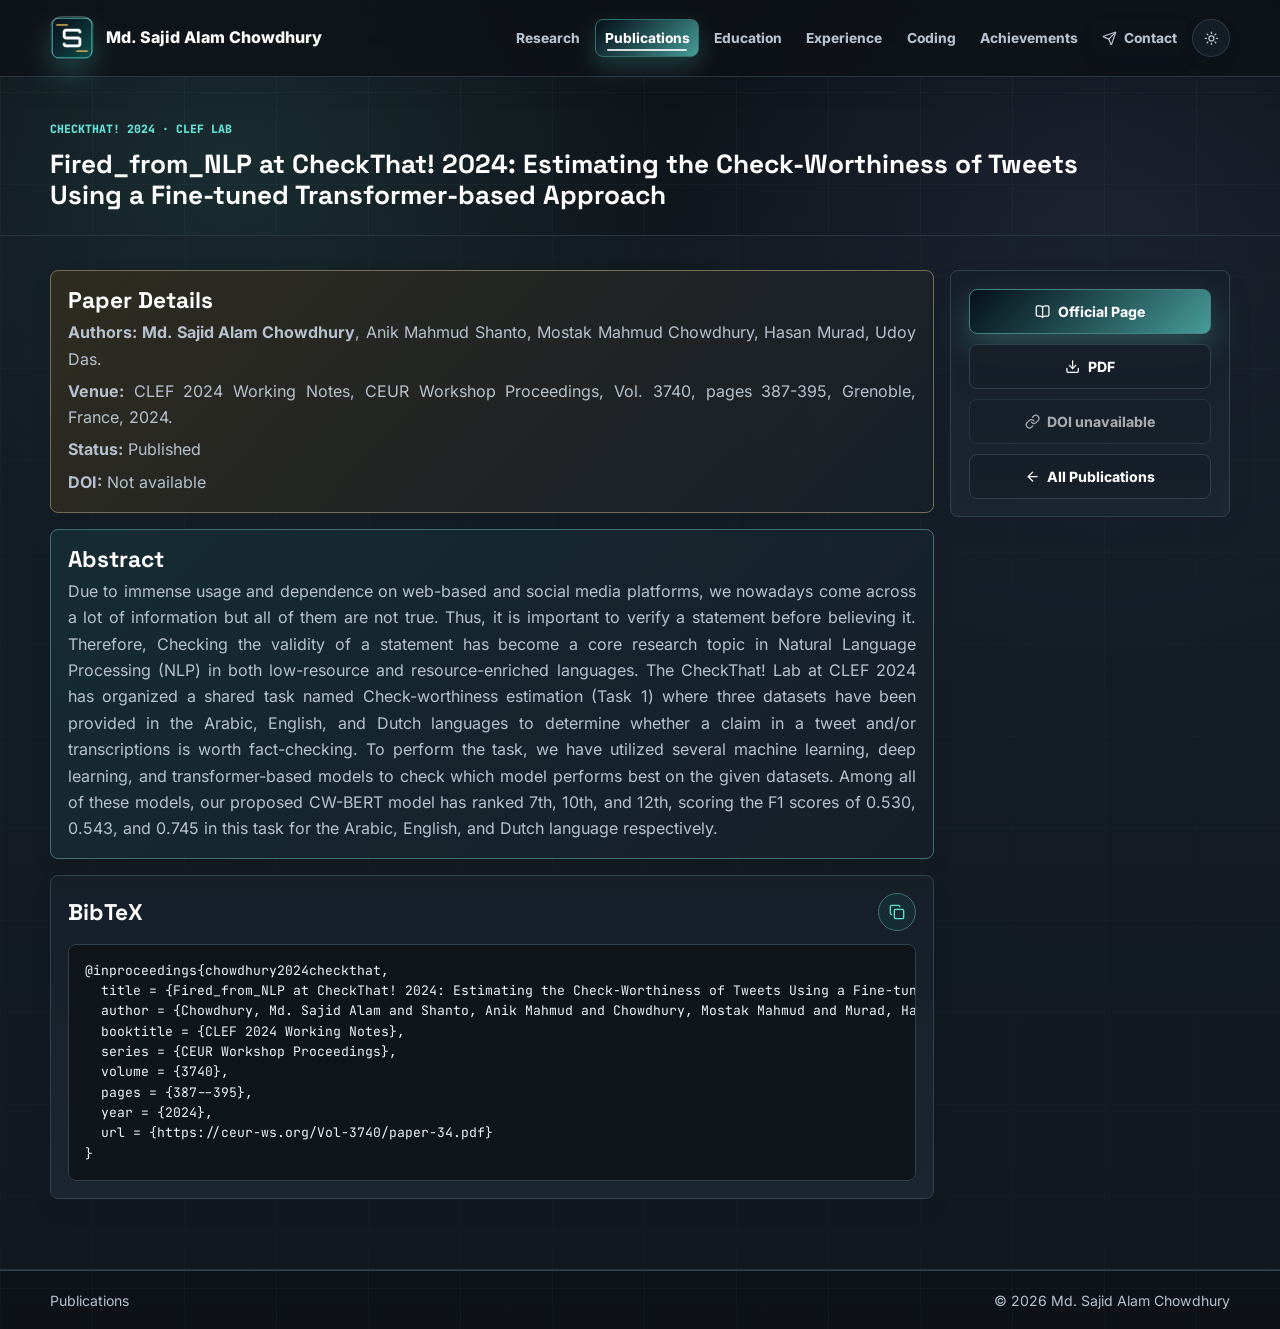
<file: publications/checkthat-2024.html>
<!doctype html>
<html lang="en">
<head>
  <meta charset="utf-8">
  <meta name="viewport" content="width=device-width, initial-scale=1">
  <script>(() => { const entry = performance.getEntriesByType?.("navigation")[0]; const reload = entry ? entry.type === "reload" : performance.navigation?.type === 1; if (reload) { if ("scrollRestoration" in history) history.scrollRestoration = "manual"; if (location.hash) history.replaceState(null, "", location.pathname + location.search); const reset = () => window.scrollTo(0, 0); reset(); document.addEventListener("DOMContentLoaded", reset, { once: true }); window.addEventListener("pageshow", () => requestAnimationFrame(reset), { once: true }); } })(); document.documentElement.dataset.theme = localStorage.getItem("sajid-site-theme-v2") || "dark";</script>
  <link rel="preload" href="/assets/fonts/inter-latin.woff2" as="font" type="font/woff2" crossorigin>
  <link rel="preload" href="/assets/fonts/space-grotesk-latin.woff2" as="font" type="font/woff2" crossorigin>
  <link rel="preload" href="/assets/fonts/jetbrains-mono-latin.woff2" as="font" type="font/woff2" crossorigin>
  <link rel="icon" href="/favicon.ico?v=20260928-current2" sizes="16x16 32x32 64x64">
  <link rel="shortcut icon" href="/favicon.ico?v=20260928-current2">
  <link rel="icon" type="image/svg+xml" href="/assets/favicon.svg?v=20260928-current2" sizes="any">
  <link rel="icon" type="image/png" sizes="32x32" href="/assets/favicon-32.png?v=20260928-current2">
  <link rel="icon" type="image/png" sizes="16x16" href="/assets/favicon-16.png?v=20260928-current2">
  <link rel="icon" type="image/png" sizes="192x192" href="/favicon.png?v=20260928-current2">
  <link rel="apple-touch-icon" sizes="180x180" href="/assets/apple-touch-icon.png?v=20260928-current2">
  <title>CheckThat! 2024 · Md. Sajid Alam Chowdhury</title>
  <meta name="description" content="Paper page for Fired_from_NLP at CheckThat! 2024.">
  <link rel="stylesheet" href="../assets/site.css?v=20260928-responsive-final23">
  <script src="../assets/lucide.min.js?v=20260913-polish70" defer></script>
  <script src="../assets/site.js?v=20260928-paper-details1" defer></script>
</head>
<body>
  <a class="skip-link" href="#main">Skip to content</a>
  <header class="site-header">
    <div class="site-shell nav">
      <a class="brand" href="../index.html"><span class="brand-logo" aria-hidden="true"></span><span class="brand-name">Md. Sajid Alam Chowdhury</span></a>
      <button class="icon-button menu-toggle" type="button" aria-label="Open navigation" aria-expanded="false" data-menu-toggle><i data-lucide="menu"></i></button>
      <nav class="nav-links" aria-label="Primary navigation" data-nav-links>
        <a href="../index.html#research">Research</a>
        <a href="../publications.html" aria-current="page">Publications</a>
        <a href="../index.html#education">Education</a>
        <a href="../index.html#experience">Experience</a>
        <a href="../index.html#coding">Coding</a>
        <a href="../index.html#achievements">Achievements</a>
        <a class="nav-cta" href="../index.html#contact"><i data-lucide="send"></i> Contact</a>
        <button class="icon-button" type="button" aria-label="Toggle color theme" data-theme-toggle><i data-lucide="sun"></i></button>
      </nav>
    </div>
  </header>

  <main id="main">
    <section class="page-hero paper-hero">
      <div class="site-shell">
        <p class="kicker">CheckThat! 2024 · CLEF Lab</p>
        <h1>Fired_from_NLP at CheckThat! 2024: Estimating the Check-Worthiness of Tweets Using a Fine-tuned Transformer-based Approach</h1>
      </div>
    </section>

    <section class="section soft">
      <div class="site-shell paper-page">
        <article class="paper-main reveal">
          <section class="paper-section paper-details"><h2>Paper Details</h2>
          <p><strong>Authors:</strong> <strong>Md. Sajid Alam Chowdhury</strong>, Anik Mahmud Shanto, Mostak Mahmud Chowdhury, Hasan Murad, Udoy Das.</p>
          <p><strong>Venue:</strong> CLEF 2024 Working Notes, CEUR Workshop Proceedings, Vol. 3740, pages 387-395, Grenoble, France, 2024.</p>
          <p><strong>Status:</strong> Published</p>
          <p><strong>DOI:</strong> Not available</p></section>

          <section class="paper-section paper-abstract"><h2>Abstract</h2>
          <p class="abstract">Due to immense usage and dependence on web-based and social media platforms, we nowadays come across a lot of information but all of them are not true. Thus, it is important to verify a statement before believing it. Therefore, Checking the validity of a statement has become a core research topic in Natural Language Processing (NLP) in both low-resource and resource-enriched languages. The CheckThat! Lab at CLEF 2024 has organized a shared task named Check-worthiness estimation (Task 1) where three datasets have been provided in the Arabic, English, and Dutch languages to determine whether a claim in a tweet and/or transcriptions is worth fact-checking. To perform the task, we have utilized several machine learning, deep learning, and transformer-based models to check which model performs best on the given datasets. Among all of these models, our proposed CW-BERT model has ranked 7th, 10th, and 12th, scoring the F1 scores of 0.530, 0.543, and 0.745 in this task for the Arabic, English, and Dutch language respectively.</p></section>

          <section class="paper-section paper-bibtex"><div class="paper-section-heading"><h2>BibTeX</h2><button class="bibtex-copy" type="button" data-copy-target="#bibtex" aria-label="Copy BibTeX" title="Copy BibTeX"><i data-lucide="copy"></i></button></div>
          <pre id="bibtex">@inproceedings{chowdhury2024checkthat,
  title = {Fired_from_NLP at CheckThat! 2024: Estimating the Check-Worthiness of Tweets Using a Fine-tuned Transformer-based Approach},
  author = {Chowdhury, Md. Sajid Alam and Shanto, Anik Mahmud and Chowdhury, Mostak Mahmud and Murad, Hasan and Das, Udoy},
  booktitle = {CLEF 2024 Working Notes},
  series = {CEUR Workshop Proceedings},
  volume = {3740},
  pages = {387--395},
  year = {2024},
  url = {https://ceur-ws.org/Vol-3740/paper-34.pdf}
}</pre></section>
        </article>

        <aside class="paper-side reveal">
          <a class="button primary" href="https://ceur-ws.org/Vol-3740/" target="_blank" rel="noreferrer"><i data-lucide="book-open"></i> Official Page</a>
          <a class="button" href="https://ceur-ws.org/Vol-3740/paper-34.pdf" target="_blank" rel="noreferrer"><i data-lucide="download"></i> PDF</a>
          <a class="button disabled" href="#" aria-disabled="true" tabindex="-1"><i data-lucide="link"></i> DOI unavailable</a>
          <a class="button" href="../publications.html"><i data-lucide="arrow-left"></i> All Publications</a>
        </aside>
      </div>
    </section>
  </main>

  <footer class="footer"><div class="site-shell"><span><a href="../publications.html">Publications</a></span><span>© 2026 Md. Sajid Alam Chowdhury</span></div></footer>
</body>
</html>
</file>
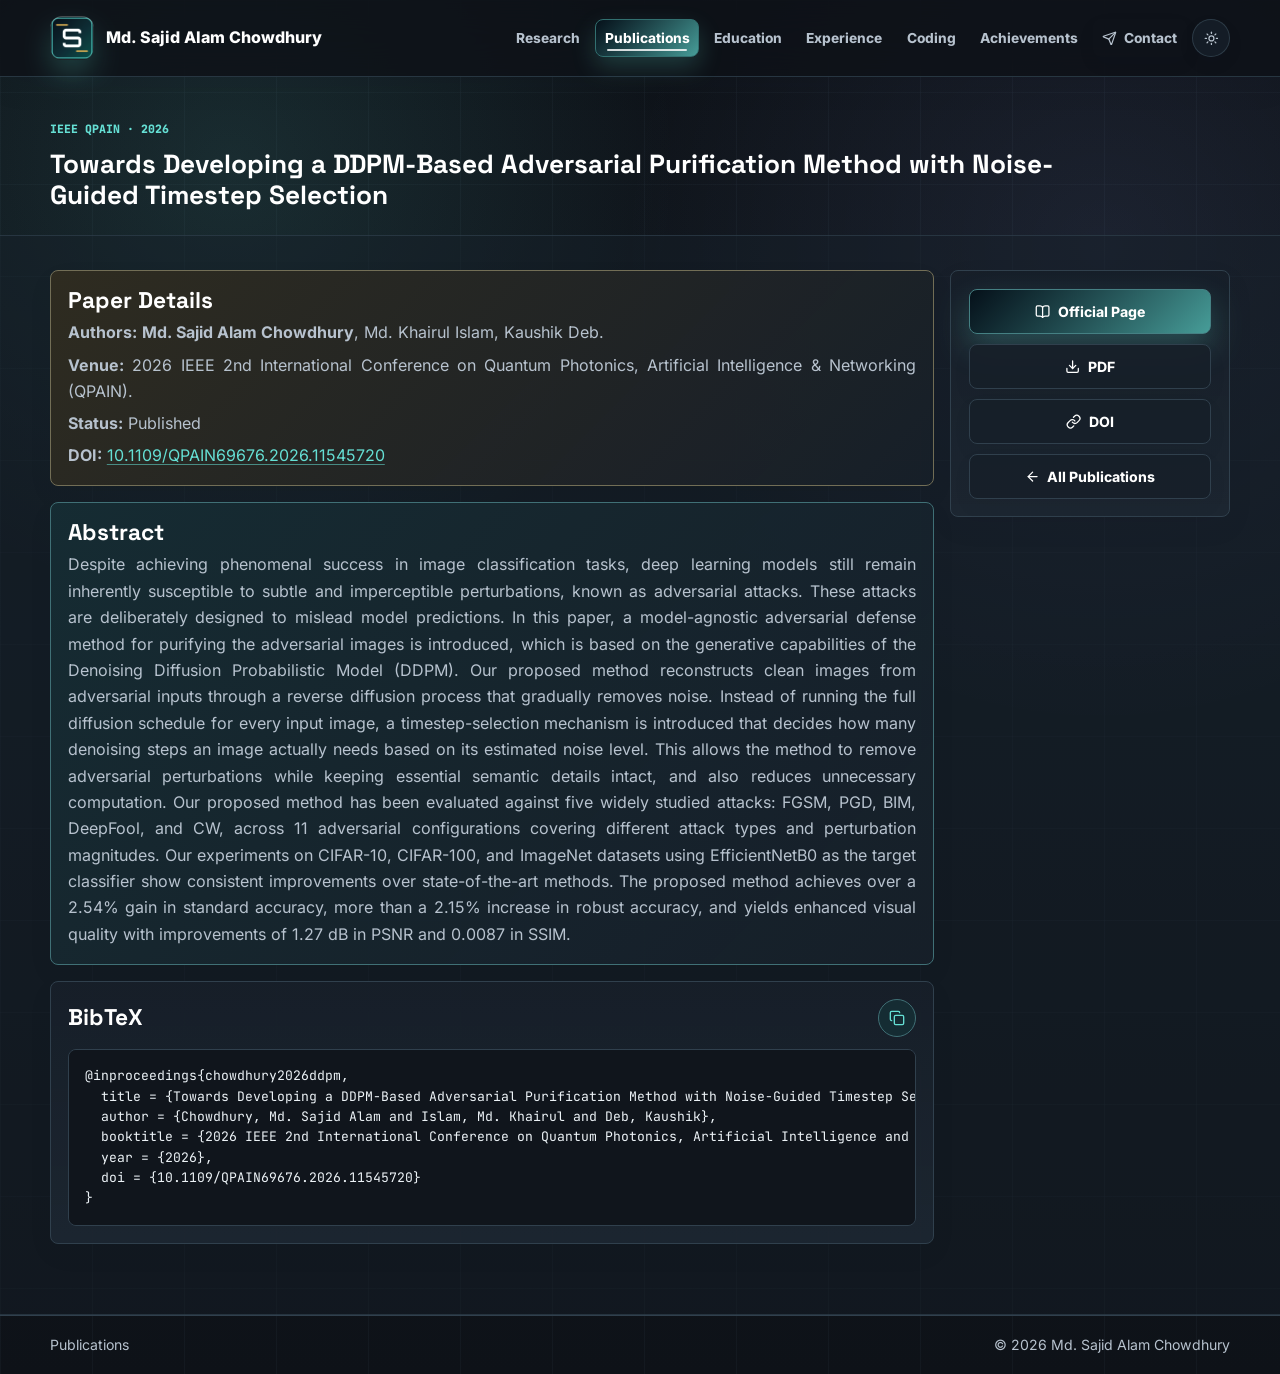
<file: publications/ddpm-adversarial-purification-2026.html>
<!doctype html>
<html lang="en">
<head>
  <meta charset="utf-8">
  <meta name="viewport" content="width=device-width, initial-scale=1">
  <script>(() => { const entry = performance.getEntriesByType?.("navigation")[0]; const reload = entry ? entry.type === "reload" : performance.navigation?.type === 1; if (reload) { if ("scrollRestoration" in history) history.scrollRestoration = "manual"; if (location.hash) history.replaceState(null, "", location.pathname + location.search); const reset = () => window.scrollTo(0, 0); reset(); document.addEventListener("DOMContentLoaded", reset, { once: true }); window.addEventListener("pageshow", () => requestAnimationFrame(reset), { once: true }); } })(); document.documentElement.dataset.theme = localStorage.getItem("sajid-site-theme-v2") || "dark";</script>
  <link rel="preload" href="/assets/fonts/inter-latin.woff2" as="font" type="font/woff2" crossorigin>
  <link rel="preload" href="/assets/fonts/space-grotesk-latin.woff2" as="font" type="font/woff2" crossorigin>
  <link rel="preload" href="/assets/fonts/jetbrains-mono-latin.woff2" as="font" type="font/woff2" crossorigin>
  <link rel="icon" href="/favicon.ico?v=20260928-current2" sizes="16x16 32x32 64x64">
  <link rel="shortcut icon" href="/favicon.ico?v=20260928-current2">
  <link rel="icon" type="image/svg+xml" href="/assets/favicon.svg?v=20260928-current2" sizes="any">
  <link rel="icon" type="image/png" sizes="32x32" href="/assets/favicon-32.png?v=20260928-current2">
  <link rel="icon" type="image/png" sizes="16x16" href="/assets/favicon-16.png?v=20260928-current2">
  <link rel="icon" type="image/png" sizes="192x192" href="/favicon.png?v=20260928-current2">
  <link rel="apple-touch-icon" sizes="180x180" href="/assets/apple-touch-icon.png?v=20260928-current2">
  <title>DDPM-Based Adversarial Purification · Md. Sajid Alam Chowdhury</title>
  <meta name="description" content="Paper page for Towards Developing a DDPM-Based Adversarial Purification Method with Noise-Guided Timestep Selection.">
  <link rel="stylesheet" href="../assets/site.css?v=20260928-responsive-final23">
  <script src="../assets/lucide.min.js?v=20260913-polish70" defer></script>
  <script src="../assets/site.js?v=20260928-paper-details1" defer></script>
</head>
<body>
  <a class="skip-link" href="#main">Skip to content</a>
  <header class="site-header">
    <div class="site-shell nav">
      <a class="brand" href="../index.html"><span class="brand-logo" aria-hidden="true"></span><span class="brand-name">Md. Sajid Alam Chowdhury</span></a>
      <button class="icon-button menu-toggle" type="button" aria-label="Open navigation" aria-expanded="false" data-menu-toggle><i data-lucide="menu"></i></button>
      <nav class="nav-links" aria-label="Primary navigation" data-nav-links>
        <a href="../index.html#research">Research</a>
        <a href="../publications.html" aria-current="page">Publications</a>
        <a href="../index.html#education">Education</a>
        <a href="../index.html#experience">Experience</a>
        <a href="../index.html#coding">Coding</a>
        <a href="../index.html#achievements">Achievements</a>
        <a class="nav-cta" href="../index.html#contact"><i data-lucide="send"></i> Contact</a>
        <button class="icon-button" type="button" aria-label="Toggle color theme" data-theme-toggle><i data-lucide="sun"></i></button>
      </nav>
    </div>
  </header>

  <main id="main">
    <section class="page-hero paper-hero">
      <div class="site-shell">
        <p class="kicker">IEEE QPAIN · 2026</p>
        <h1>Towards Developing a DDPM-Based Adversarial Purification Method with Noise-Guided Timestep Selection</h1>
      </div>
    </section>

    <section class="section soft">
      <div class="site-shell paper-page">
        <article class="paper-main reveal">
          <section class="paper-section paper-details"><h2>Paper Details</h2>
          <p><strong>Authors:</strong> <strong>Md. Sajid Alam Chowdhury</strong>, Md. Khairul Islam, Kaushik Deb.</p>
          <p><strong>Venue:</strong> 2026 IEEE 2nd International Conference on Quantum Photonics, Artificial Intelligence &amp; Networking (QPAIN).</p>
          <p><strong>Status:</strong> Published</p>
          <p><strong>DOI:</strong> <a href="https://doi.org/10.1109/QPAIN69676.2026.11545720" target="_blank" rel="noreferrer">10.1109/QPAIN69676.2026.11545720</a></p></section>

          <section class="paper-section paper-abstract"><h2>Abstract</h2>
          <p class="abstract">Despite achieving phenomenal success in image classification tasks, deep learning models still remain inherently susceptible to subtle and imperceptible perturbations, known as adversarial attacks. These attacks are deliberately designed to mislead model predictions. In this paper, a model-agnostic adversarial defense method for purifying the adversarial images is introduced, which is based on the generative capabilities of the Denoising Diffusion Probabilistic Model (DDPM). Our proposed method reconstructs clean images from adversarial inputs through a reverse diffusion process that gradually removes noise. Instead of running the full diffusion schedule for every input image, a timestep-selection mechanism is introduced that decides how many denoising steps an image actually needs based on its estimated noise level. This allows the method to remove adversarial perturbations while keeping essential semantic details intact, and also reduces unnecessary computation. Our proposed method has been evaluated against five widely studied attacks: FGSM, PGD, BIM, DeepFool, and CW, across 11 adversarial configurations covering different attack types and perturbation magnitudes. Our experiments on CIFAR-10, CIFAR-100, and ImageNet datasets using EfficientNetB0 as the target classifier show consistent improvements over state-of-the-art methods. The proposed method achieves over a 2.54% gain in standard accuracy, more than a 2.15% increase in robust accuracy, and yields enhanced visual quality with improvements of 1.27 dB in PSNR and 0.0087 in SSIM.</p></section>

          <section class="paper-section paper-bibtex"><div class="paper-section-heading"><h2>BibTeX</h2><button class="bibtex-copy" type="button" data-copy-target="#bibtex" aria-label="Copy BibTeX" title="Copy BibTeX"><i data-lucide="copy"></i></button></div>
          <pre id="bibtex">@inproceedings{chowdhury2026ddpm,
  title = {Towards Developing a DDPM-Based Adversarial Purification Method with Noise-Guided Timestep Selection},
  author = {Chowdhury, Md. Sajid Alam and Islam, Md. Khairul and Deb, Kaushik},
  booktitle = {2026 IEEE 2nd International Conference on Quantum Photonics, Artificial Intelligence and Networking (QPAIN)},
  year = {2026},
  doi = {10.1109/QPAIN69676.2026.11545720}
}</pre></section>
        </article>

        <aside class="paper-side reveal">
          <a class="button primary" href="https://ieeexplore.ieee.org/document/11545720" target="_blank" rel="noreferrer"><i data-lucide="book-open"></i> Official Page</a>
          <a class="button" href="https://ieeexplore.ieee.org/stamp/stamp.jsp?tp=&amp;arnumber=11545720" target="_blank" rel="noreferrer"><i data-lucide="download"></i> PDF</a>
          <a class="button" href="https://doi.org/10.1109/QPAIN69676.2026.11545720" target="_blank" rel="noreferrer"><i data-lucide="link"></i> DOI</a>
          <a class="button" href="../publications.html"><i data-lucide="arrow-left"></i> All Publications</a>
        </aside>
      </div>
    </section>
  </main>

  <footer class="footer"><div class="site-shell"><span><a href="../publications.html">Publications</a></span><span>© 2026 Md. Sajid Alam Chowdhury</span></div></footer>
</body>
</html>
</file>
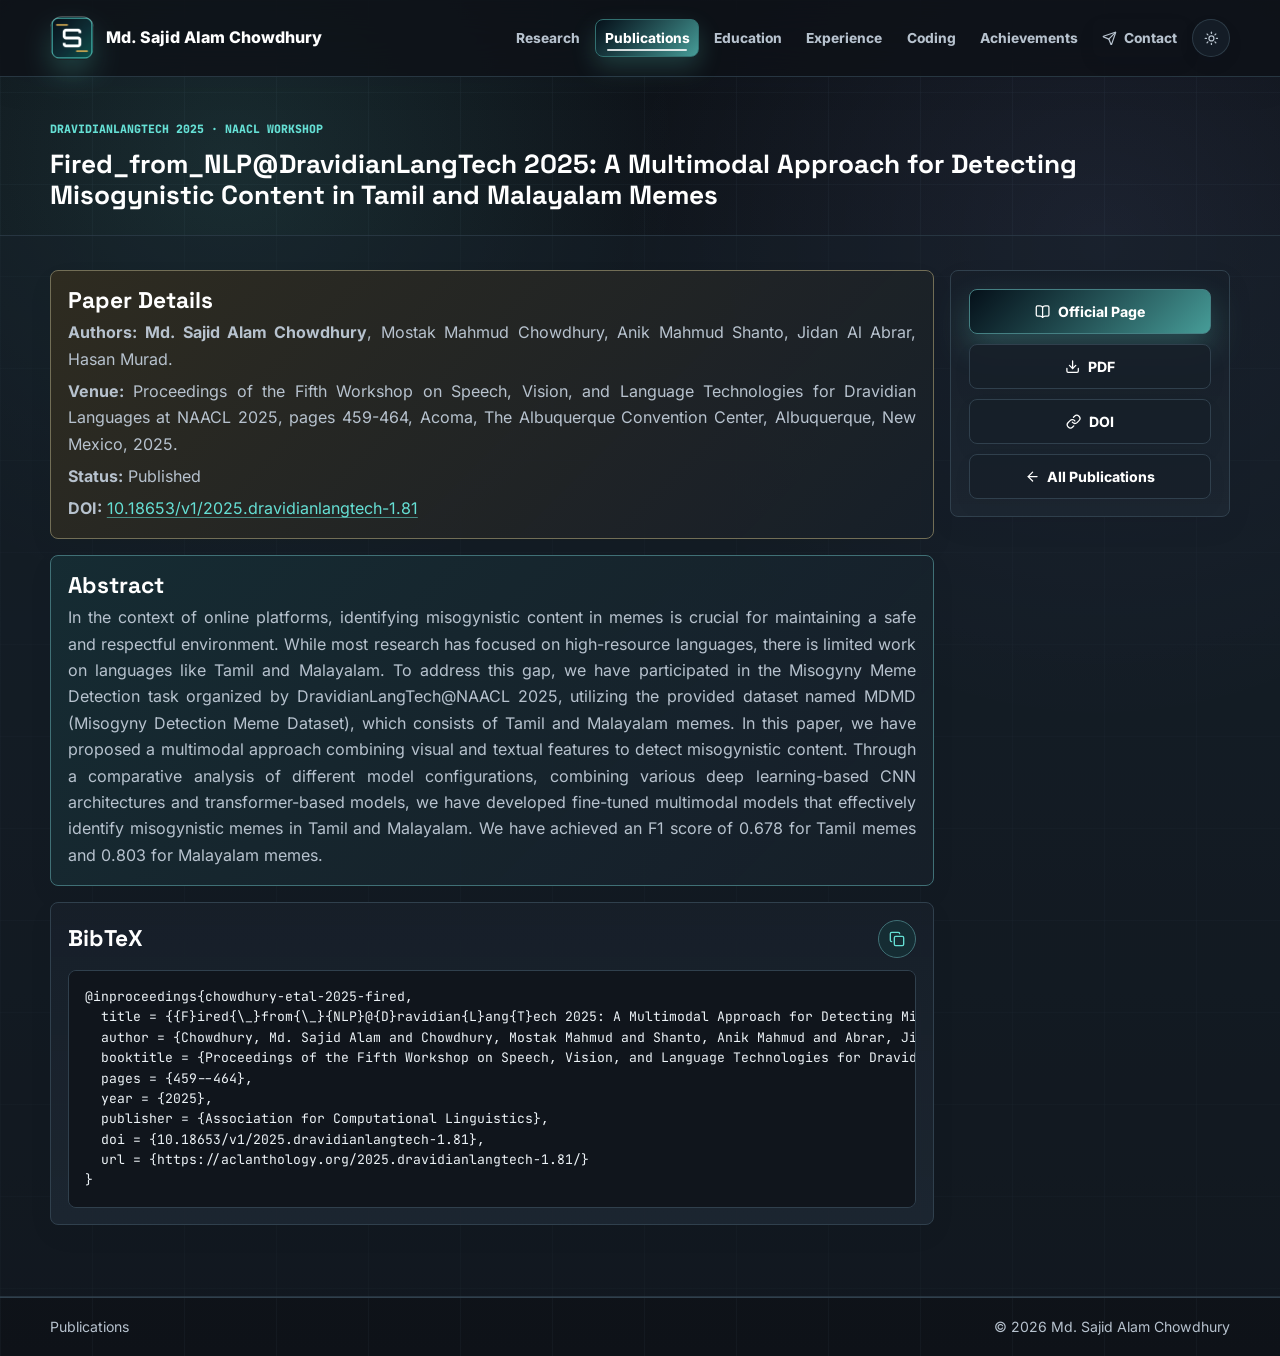
<file: publications/dravidianlangtech-2025.html>
<!doctype html>
<html lang="en">
<head>
  <meta charset="utf-8">
  <meta name="viewport" content="width=device-width, initial-scale=1">
  <script>(() => { const entry = performance.getEntriesByType?.("navigation")[0]; const reload = entry ? entry.type === "reload" : performance.navigation?.type === 1; if (reload) { if ("scrollRestoration" in history) history.scrollRestoration = "manual"; if (location.hash) history.replaceState(null, "", location.pathname + location.search); const reset = () => window.scrollTo(0, 0); reset(); document.addEventListener("DOMContentLoaded", reset, { once: true }); window.addEventListener("pageshow", () => requestAnimationFrame(reset), { once: true }); } })(); document.documentElement.dataset.theme = localStorage.getItem("sajid-site-theme-v2") || "dark";</script>
  <link rel="preload" href="/assets/fonts/inter-latin.woff2" as="font" type="font/woff2" crossorigin>
  <link rel="preload" href="/assets/fonts/space-grotesk-latin.woff2" as="font" type="font/woff2" crossorigin>
  <link rel="preload" href="/assets/fonts/jetbrains-mono-latin.woff2" as="font" type="font/woff2" crossorigin>
  <link rel="icon" href="/favicon.ico?v=20260928-current2" sizes="16x16 32x32 64x64">
  <link rel="shortcut icon" href="/favicon.ico?v=20260928-current2">
  <link rel="icon" type="image/svg+xml" href="/assets/favicon.svg?v=20260928-current2" sizes="any">
  <link rel="icon" type="image/png" sizes="32x32" href="/assets/favicon-32.png?v=20260928-current2">
  <link rel="icon" type="image/png" sizes="16x16" href="/assets/favicon-16.png?v=20260928-current2">
  <link rel="icon" type="image/png" sizes="192x192" href="/favicon.png?v=20260928-current2">
  <link rel="apple-touch-icon" sizes="180x180" href="/assets/apple-touch-icon.png?v=20260928-current2">
  <title>DravidianLangTech 2025 · Md. Sajid Alam Chowdhury</title>
  <meta name="description" content="Paper page for Fired_from_NLP@DravidianLangTech 2025.">
  <link rel="stylesheet" href="../assets/site.css?v=20260928-responsive-final23">
  <script src="../assets/lucide.min.js?v=20260913-polish70" defer></script>
  <script src="../assets/site.js?v=20260928-paper-details1" defer></script>
</head>
<body>
  <a class="skip-link" href="#main">Skip to content</a>
  <header class="site-header">
    <div class="site-shell nav">
      <a class="brand" href="../index.html"><span class="brand-logo" aria-hidden="true"></span><span class="brand-name">Md. Sajid Alam Chowdhury</span></a>
      <button class="icon-button menu-toggle" type="button" aria-label="Open navigation" aria-expanded="false" data-menu-toggle><i data-lucide="menu"></i></button>
      <nav class="nav-links" aria-label="Primary navigation" data-nav-links>
        <a href="../index.html#research">Research</a>
        <a href="../publications.html" aria-current="page">Publications</a>
        <a href="../index.html#education">Education</a>
        <a href="../index.html#experience">Experience</a>
        <a href="../index.html#coding">Coding</a>
        <a href="../index.html#achievements">Achievements</a>
        <a class="nav-cta" href="../index.html#contact"><i data-lucide="send"></i> Contact</a>
        <button class="icon-button" type="button" aria-label="Toggle color theme" data-theme-toggle><i data-lucide="sun"></i></button>
      </nav>
    </div>
  </header>

  <main id="main">
    <section class="page-hero paper-hero">
      <div class="site-shell">
        <p class="kicker">DravidianLangTech 2025 · NAACL Workshop</p>
        <h1>Fired_from_NLP@DravidianLangTech 2025: A Multimodal Approach for Detecting Misogynistic Content in Tamil and Malayalam Memes</h1>
      </div>
    </section>

    <section class="section soft">
      <div class="site-shell paper-page">
        <article class="paper-main reveal">
          <section class="paper-section paper-details"><h2>Paper Details</h2>
          <p><strong>Authors:</strong> <strong>Md. Sajid Alam Chowdhury</strong>, Mostak Mahmud Chowdhury, Anik Mahmud Shanto, Jidan Al Abrar, Hasan Murad.</p>
          <p><strong>Venue:</strong> Proceedings of the Fifth Workshop on Speech, Vision, and Language Technologies for Dravidian Languages at NAACL 2025, pages 459-464, Acoma, The Albuquerque Convention Center, Albuquerque, New Mexico, 2025.</p>
          <p><strong>Status:</strong> Published</p>
          <p><strong>DOI:</strong> <a href="https://doi.org/10.18653/v1/2025.dravidianlangtech-1.81" target="_blank" rel="noreferrer">10.18653/v1/2025.dravidianlangtech-1.81</a></p></section>

          <section class="paper-section paper-abstract"><h2>Abstract</h2>
          <p class="abstract">In the context of online platforms, identifying misogynistic content in memes is crucial for maintaining a safe and respectful environment. While most research has focused on high-resource languages, there is limited work on languages like Tamil and Malayalam. To address this gap, we have participated in the Misogyny Meme Detection task organized by DravidianLangTech@NAACL 2025, utilizing the provided dataset named MDMD (Misogyny Detection Meme Dataset), which consists of Tamil and Malayalam memes. In this paper, we have proposed a multimodal approach combining visual and textual features to detect misogynistic content. Through a comparative analysis of different model configurations, combining various deep learning-based CNN architectures and transformer-based models, we have developed fine-tuned multimodal models that effectively identify misogynistic memes in Tamil and Malayalam. We have achieved an F1 score of 0.678 for Tamil memes and 0.803 for Malayalam memes.</p></section>

          <section class="paper-section paper-bibtex"><div class="paper-section-heading"><h2>BibTeX</h2><button class="bibtex-copy" type="button" data-copy-target="#bibtex" aria-label="Copy BibTeX" title="Copy BibTeX"><i data-lucide="copy"></i></button></div>
          <pre id="bibtex">@inproceedings{chowdhury-etal-2025-fired,
  title = {{F}ired{\_}from{\_}{NLP}@{D}ravidian{L}ang{T}ech 2025: A Multimodal Approach for Detecting Misogynistic Content in {T}amil and {M}alayalam Memes},
  author = {Chowdhury, Md. Sajid Alam and Chowdhury, Mostak Mahmud and Shanto, Anik Mahmud and Abrar, Jidan Al and Murad, Hasan},
  booktitle = {Proceedings of the Fifth Workshop on Speech, Vision, and Language Technologies for Dravidian Languages},
  pages = {459--464},
  year = {2025},
  publisher = {Association for Computational Linguistics},
  doi = {10.18653/v1/2025.dravidianlangtech-1.81},
  url = {https://aclanthology.org/2025.dravidianlangtech-1.81/}
}</pre></section>
        </article>

        <aside class="paper-side reveal">
          <a class="button primary" href="https://aclanthology.org/2025.dravidianlangtech-1.81/" target="_blank" rel="noreferrer"><i data-lucide="book-open"></i> Official Page</a>
          <a class="button" href="https://aclanthology.org/2025.dravidianlangtech-1.81.pdf" target="_blank" rel="noreferrer"><i data-lucide="download"></i> PDF</a>
          <a class="button" href="https://doi.org/10.18653/v1/2025.dravidianlangtech-1.81" target="_blank" rel="noreferrer"><i data-lucide="link"></i> DOI</a>
          <a class="button" href="../publications.html"><i data-lucide="arrow-left"></i> All Publications</a>
        </aside>
      </div>
    </section>
  </main>

  <footer class="footer"><div class="site-shell"><span><a href="../publications.html">Publications</a></span><span>© 2026 Md. Sajid Alam Chowdhury</span></div></footer>
</body>
</html>
</file>
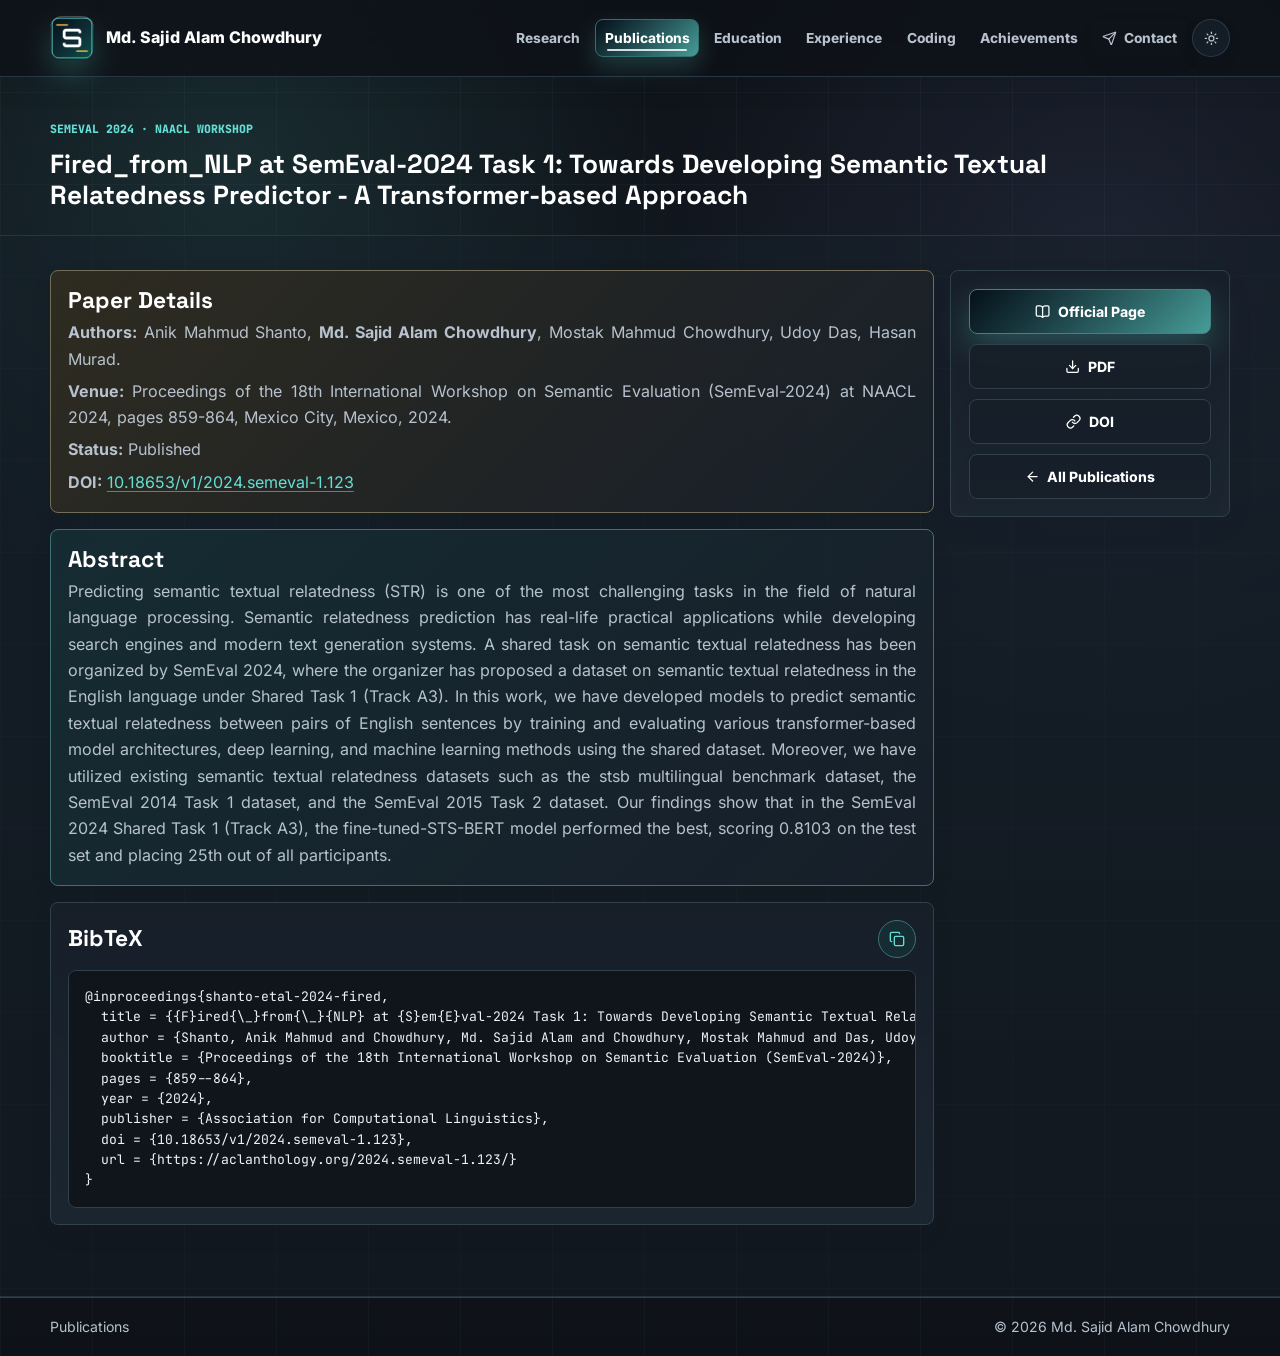
<file: publications/semeval-2024.html>
<!doctype html>
<html lang="en">
<head>
  <meta charset="utf-8">
  <meta name="viewport" content="width=device-width, initial-scale=1">
  <script>(() => { const entry = performance.getEntriesByType?.("navigation")[0]; const reload = entry ? entry.type === "reload" : performance.navigation?.type === 1; if (reload) { if ("scrollRestoration" in history) history.scrollRestoration = "manual"; if (location.hash) history.replaceState(null, "", location.pathname + location.search); const reset = () => window.scrollTo(0, 0); reset(); document.addEventListener("DOMContentLoaded", reset, { once: true }); window.addEventListener("pageshow", () => requestAnimationFrame(reset), { once: true }); } })(); document.documentElement.dataset.theme = localStorage.getItem("sajid-site-theme-v2") || "dark";</script>
  <link rel="preload" href="/assets/fonts/inter-latin.woff2" as="font" type="font/woff2" crossorigin>
  <link rel="preload" href="/assets/fonts/space-grotesk-latin.woff2" as="font" type="font/woff2" crossorigin>
  <link rel="preload" href="/assets/fonts/jetbrains-mono-latin.woff2" as="font" type="font/woff2" crossorigin>
  <link rel="icon" href="/favicon.ico?v=20260928-current2" sizes="16x16 32x32 64x64">
  <link rel="shortcut icon" href="/favicon.ico?v=20260928-current2">
  <link rel="icon" type="image/svg+xml" href="/assets/favicon.svg?v=20260928-current2" sizes="any">
  <link rel="icon" type="image/png" sizes="32x32" href="/assets/favicon-32.png?v=20260928-current2">
  <link rel="icon" type="image/png" sizes="16x16" href="/assets/favicon-16.png?v=20260928-current2">
  <link rel="icon" type="image/png" sizes="192x192" href="/favicon.png?v=20260928-current2">
  <link rel="apple-touch-icon" sizes="180x180" href="/assets/apple-touch-icon.png?v=20260928-current2">
  <title>SemEval 2024 · Md. Sajid Alam Chowdhury</title>
  <meta name="description" content="Paper page for Fired_from_NLP at SemEval-2024 Task 1.">
  <link rel="stylesheet" href="../assets/site.css?v=20260928-responsive-final23">
  <script src="../assets/lucide.min.js?v=20260913-polish70" defer></script>
  <script src="../assets/site.js?v=20260928-paper-details1" defer></script>
</head>
<body>
  <a class="skip-link" href="#main">Skip to content</a>
  <header class="site-header">
    <div class="site-shell nav">
      <a class="brand" href="../index.html"><span class="brand-logo" aria-hidden="true"></span><span class="brand-name">Md. Sajid Alam Chowdhury</span></a>
      <button class="icon-button menu-toggle" type="button" aria-label="Open navigation" aria-expanded="false" data-menu-toggle><i data-lucide="menu"></i></button>
      <nav class="nav-links" aria-label="Primary navigation" data-nav-links>
        <a href="../index.html#research">Research</a>
        <a href="../publications.html" aria-current="page">Publications</a>
        <a href="../index.html#education">Education</a>
        <a href="../index.html#experience">Experience</a>
        <a href="../index.html#coding">Coding</a>
        <a href="../index.html#achievements">Achievements</a>
        <a class="nav-cta" href="../index.html#contact"><i data-lucide="send"></i> Contact</a>
        <button class="icon-button" type="button" aria-label="Toggle color theme" data-theme-toggle><i data-lucide="sun"></i></button>
      </nav>
    </div>
  </header>

  <main id="main">
    <section class="page-hero paper-hero">
      <div class="site-shell">
        <p class="kicker">SemEval 2024 · NAACL Workshop</p>
        <h1>Fired_from_NLP at SemEval-2024 Task 1: Towards Developing Semantic Textual Relatedness Predictor - A Transformer-based Approach</h1>
      </div>
    </section>

    <section class="section soft">
      <div class="site-shell paper-page">
        <article class="paper-main reveal">
          <section class="paper-section paper-details"><h2>Paper Details</h2>
          <p><strong>Authors:</strong> Anik Mahmud Shanto, <strong>Md. Sajid Alam Chowdhury</strong>, Mostak Mahmud Chowdhury, Udoy Das, Hasan Murad.</p>
          <p><strong>Venue:</strong> Proceedings of the 18th International Workshop on Semantic Evaluation (SemEval-2024) at NAACL 2024, pages 859-864, Mexico City, Mexico, 2024.</p>
          <p><strong>Status:</strong> Published</p>
          <p><strong>DOI:</strong> <a href="https://doi.org/10.18653/v1/2024.semeval-1.123" target="_blank" rel="noreferrer">10.18653/v1/2024.semeval-1.123</a></p></section>

          <section class="paper-section paper-abstract"><h2>Abstract</h2>
          <p class="abstract">Predicting semantic textual relatedness (STR) is one of the most challenging tasks in the field of natural language processing. Semantic relatedness prediction has real-life practical applications while developing search engines and modern text generation systems. A shared task on semantic textual relatedness has been organized by SemEval 2024, where the organizer has proposed a dataset on semantic textual relatedness in the English language under Shared Task 1 (Track A3). In this work, we have developed models to predict semantic textual relatedness between pairs of English sentences by training and evaluating various transformer-based model architectures, deep learning, and machine learning methods using the shared dataset. Moreover, we have utilized existing semantic textual relatedness datasets such as the stsb multilingual benchmark dataset, the SemEval 2014 Task 1 dataset, and the SemEval 2015 Task 2 dataset. Our findings show that in the SemEval 2024 Shared Task 1 (Track A3), the fine-tuned-STS-BERT model performed the best, scoring 0.8103 on the test set and placing 25th out of all participants.</p></section>

          <section class="paper-section paper-bibtex"><div class="paper-section-heading"><h2>BibTeX</h2><button class="bibtex-copy" type="button" data-copy-target="#bibtex" aria-label="Copy BibTeX" title="Copy BibTeX"><i data-lucide="copy"></i></button></div>
          <pre id="bibtex">@inproceedings{shanto-etal-2024-fired,
  title = {{F}ired{\_}from{\_}{NLP} at {S}em{E}val-2024 Task 1: Towards Developing Semantic Textual Relatedness Predictor - A Transformer-based Approach},
  author = {Shanto, Anik Mahmud and Chowdhury, Md. Sajid Alam and Chowdhury, Mostak Mahmud and Das, Udoy and Murad, Hasan},
  booktitle = {Proceedings of the 18th International Workshop on Semantic Evaluation (SemEval-2024)},
  pages = {859--864},
  year = {2024},
  publisher = {Association for Computational Linguistics},
  doi = {10.18653/v1/2024.semeval-1.123},
  url = {https://aclanthology.org/2024.semeval-1.123/}
}</pre></section>
        </article>

        <aside class="paper-side reveal">
          <a class="button primary" href="https://aclanthology.org/2024.semeval-1.123/" target="_blank" rel="noreferrer"><i data-lucide="book-open"></i> Official Page</a>
          <a class="button" href="https://aclanthology.org/2024.semeval-1.123.pdf" target="_blank" rel="noreferrer"><i data-lucide="download"></i> PDF</a>
          <a class="button" href="https://doi.org/10.18653/v1/2024.semeval-1.123" target="_blank" rel="noreferrer"><i data-lucide="link"></i> DOI</a>
          <a class="button" href="../publications.html"><i data-lucide="arrow-left"></i> All Publications</a>
        </aside>
      </div>
    </section>
  </main>

  <footer class="footer"><div class="site-shell"><span><a href="../publications.html">Publications</a></span><span>© 2026 Md. Sajid Alam Chowdhury</span></div></footer>
</body>
</html>
</file>
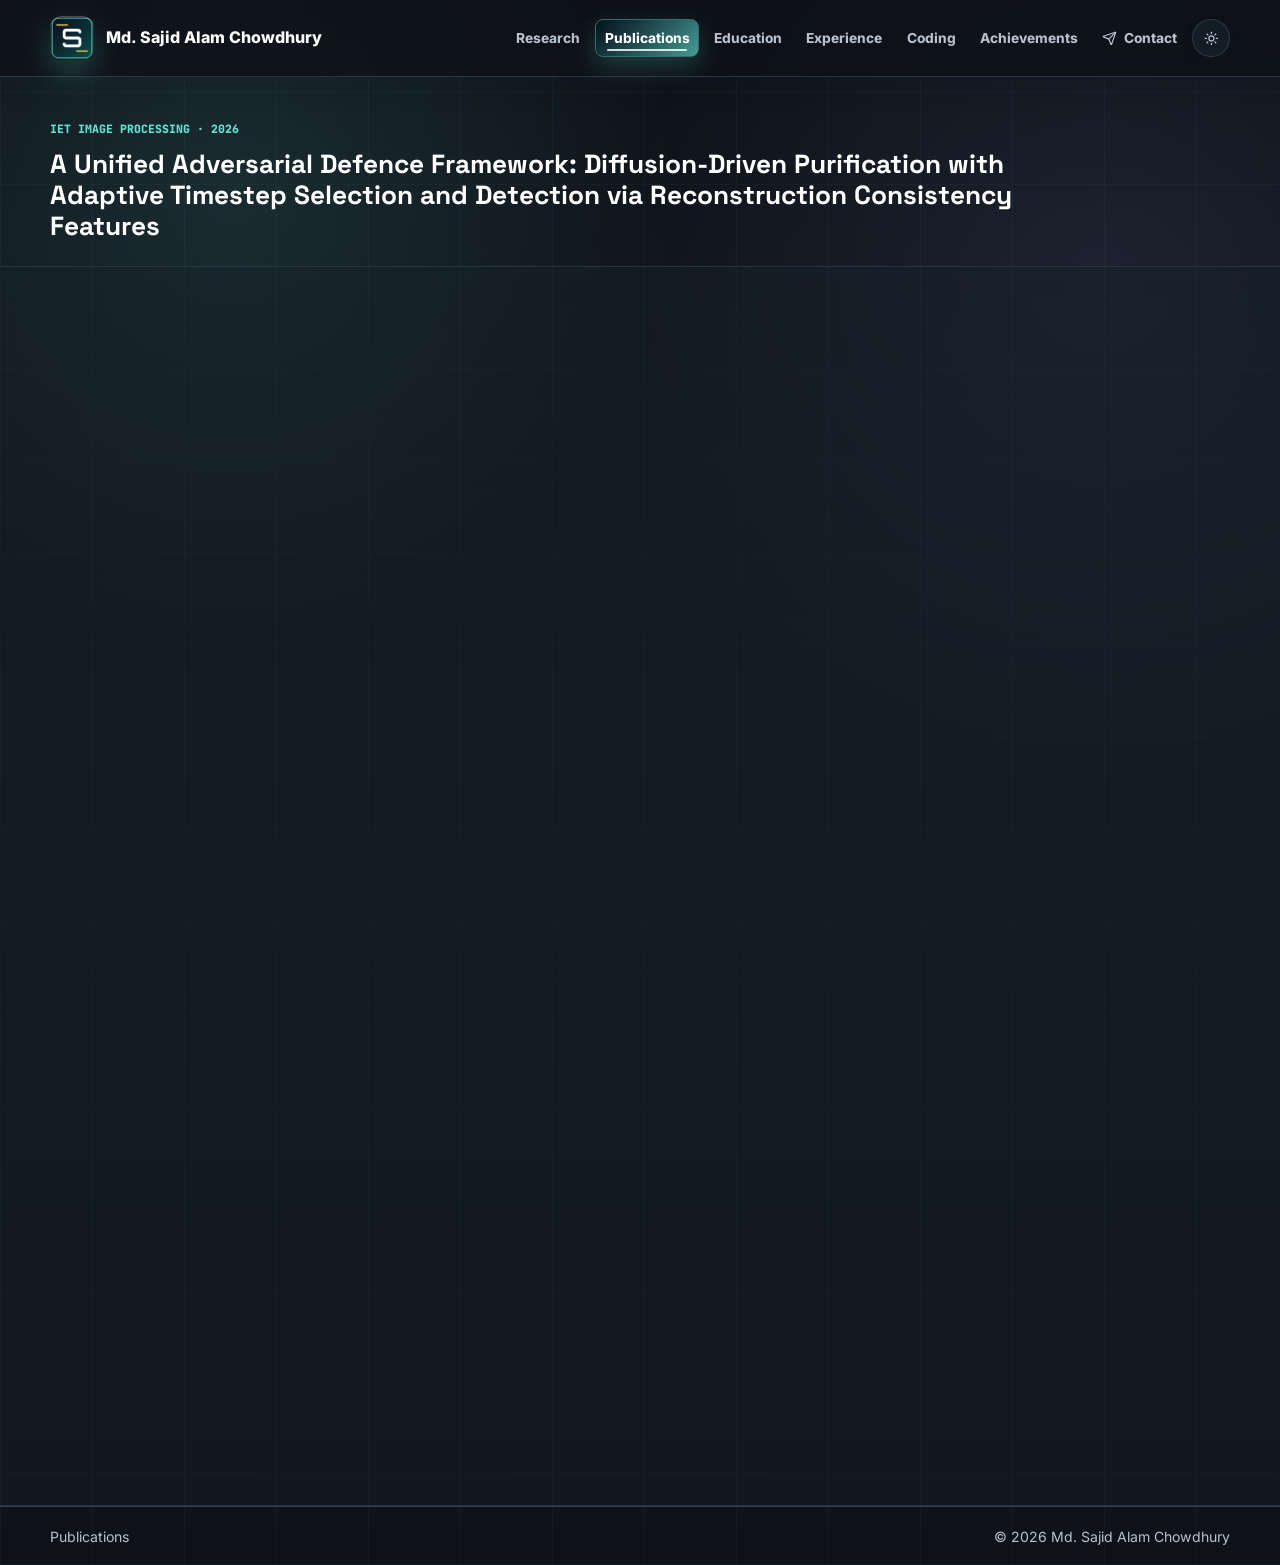
<file: publications/unified-adversarial-defence-2026.html>
<!doctype html>
<html lang="en">
<head>
  <meta charset="utf-8">
  <meta name="viewport" content="width=device-width, initial-scale=1">
  <script>(() => { const entry = performance.getEntriesByType?.("navigation")[0]; const reload = entry ? entry.type === "reload" : performance.navigation?.type === 1; if (reload) { if ("scrollRestoration" in history) history.scrollRestoration = "manual"; if (location.hash) history.replaceState(null, "", location.pathname + location.search); const reset = () => window.scrollTo(0, 0); reset(); document.addEventListener("DOMContentLoaded", reset, { once: true }); window.addEventListener("pageshow", () => requestAnimationFrame(reset), { once: true }); } })(); document.documentElement.dataset.theme = localStorage.getItem("sajid-site-theme-v2") || "dark";</script>
  <link rel="preload" href="/assets/fonts/inter-latin.woff2" as="font" type="font/woff2" crossorigin>
  <link rel="preload" href="/assets/fonts/space-grotesk-latin.woff2" as="font" type="font/woff2" crossorigin>
  <link rel="preload" href="/assets/fonts/jetbrains-mono-latin.woff2" as="font" type="font/woff2" crossorigin>
  <link rel="icon" href="/favicon.ico?v=20260928-current2" sizes="16x16 32x32 64x64">
  <link rel="shortcut icon" href="/favicon.ico?v=20260928-current2">
  <link rel="icon" type="image/svg+xml" href="/assets/favicon.svg?v=20260928-current2" sizes="any">
  <link rel="icon" type="image/png" sizes="32x32" href="/assets/favicon-32.png?v=20260928-current2">
  <link rel="icon" type="image/png" sizes="16x16" href="/assets/favicon-16.png?v=20260928-current2">
  <link rel="icon" type="image/png" sizes="192x192" href="/favicon.png?v=20260928-current2">
  <link rel="apple-touch-icon" sizes="180x180" href="/assets/apple-touch-icon.png?v=20260928-current2">
  <title>A Unified Adversarial Defence Framework · Md. Sajid Alam Chowdhury</title>
  <meta name="description" content="Paper page for A Unified Adversarial Defence Framework by Md. Sajid Alam Chowdhury, Md. Khairul Islam, and Kaushik Deb.">
  <link rel="stylesheet" href="../assets/site.css?v=20260928-responsive-final23">
  <script src="../assets/lucide.min.js?v=20260913-polish70" defer></script>
  <script src="../assets/site.js?v=20260928-paper-details1" defer></script>
</head>
<body>
  <a class="skip-link" href="#main">Skip to content</a>
  <header class="site-header">
    <div class="site-shell nav">
      <a class="brand" href="../index.html"><span class="brand-logo" aria-hidden="true"></span><span class="brand-name">Md. Sajid Alam Chowdhury</span></a>
      <button class="icon-button menu-toggle" type="button" aria-label="Open navigation" aria-expanded="false" data-menu-toggle><i data-lucide="menu"></i></button>
      <nav class="nav-links" aria-label="Primary navigation" data-nav-links>
        <a href="../index.html#research">Research</a>
        <a href="../publications.html" aria-current="page">Publications</a>
        <a href="../index.html#education">Education</a>
        <a href="../index.html#experience">Experience</a>
        <a href="../index.html#coding">Coding</a>
        <a href="../index.html#achievements">Achievements</a>
        <a class="nav-cta" href="../index.html#contact"><i data-lucide="send"></i> Contact</a>
        <button class="icon-button" type="button" aria-label="Toggle color theme" data-theme-toggle><i data-lucide="sun"></i></button>
      </nav>
    </div>
  </header>

  <main id="main">
    <section class="page-hero paper-hero">
      <div class="site-shell">
        <p class="kicker">IET Image Processing · 2026</p>
        <h1>A Unified Adversarial Defence Framework: Diffusion-Driven Purification with Adaptive Timestep Selection and Detection via Reconstruction Consistency Features</h1>
      </div>
    </section>

    <section class="section soft">
      <div class="site-shell paper-page">
        <article class="paper-main reveal">
          <section class="paper-section paper-details"><h2>Paper Details</h2>
          <p><strong>Authors:</strong> <strong>Md. Sajid Alam Chowdhury</strong>, Md. Khairul Islam, Kaushik Deb.</p>
          <p><strong>Venue:</strong> IET Image Processing, Volume 20, Issue 1, e70432, 2026.</p>
          <p><strong>Status:</strong> Published · Open Access</p>
          <p><strong>DOI:</strong> <a href="https://doi.org/10.1049/ipr2.70432" target="_blank" rel="noreferrer">10.1049/ipr2.70432</a></p></section>

          <section class="paper-section paper-abstract"><h2>Abstract</h2>
          <p class="abstract">Although deep learning models have seen rapid advancements and widespread adoption in recent years, they still remain inherently susceptible to imperceptible perturbations intentionally crafted to mislead their predictions, commonly known as adversarial attacks. To ensure the security and reliability of these models against such adversaries, developing effective adversarial defence mechanisms has become paramount. While many existing defences primarily focus on either detection or purification, recent attention has shifted toward combining these two objectives within a single defence pipeline. Nevertheless, adversarial defences still often face limitations such as attack-specific behaviour, model dependence, visual degradation after purification or limited generalization to unseen perturbations. In this work, we present a unified adversarial defence framework that performs both purification and detection of adversarial images. The purification stage employs a denoising diffusion probabilistic model integrated with an adaptive timestep selection mechanism, which dynamically adjusts the denoising steps based on the estimated noise level of the input to enhance both reconstruction quality and robust accuracy. Following purification, a set of nine complementary metrics, termed reconstruction consistency features (RCF), is introduced to quantify inconsistencies between the input and its purified reconstruction. A lightweight ensemble-based detection module is then trained on these RCF feature vectors to proficiently distinguish adversarial samples from normal ones. Experimental evaluations on CIFAR-10, CIFAR-100, and ImageNet datasets against six different attack methods demonstrate that the proposed framework outperforms five state-of-the-art adversarial purification approaches with an average improvement of 1.95% in robust accuracy, along with gains of 1.74 dB in PSNR and 0.012 in SSIM. Furthermore, it surpasses five existing detection methods, achieving an average improvement of over 5% in detection accuracy.</p></section>

          <section class="paper-section paper-bibtex"><div class="paper-section-heading"><h2>BibTeX</h2><button class="bibtex-copy" type="button" data-copy-target="#bibtex" aria-label="Copy BibTeX" title="Copy BibTeX"><i data-lucide="copy"></i></button></div>
          <pre id="bibtex">@article{chowdhury2026unified,
  title = {A Unified Adversarial Defence Framework: Diffusion-Driven Purification with Adaptive Timestep Selection and Detection via Reconstruction Consistency Features},
  author = {Chowdhury, Md. Sajid Alam and Islam, Md. Khairul and Deb, Kaushik},
  journal = {IET Image Processing},
  volume = {20},
  number = {1},
  pages = {e70432},
  year = {2026},
  doi = {10.1049/ipr2.70432},
  url = {https://doi.org/10.1049/ipr2.70432}
}</pre></section>
        </article>

        <aside class="paper-side reveal">
          <a class="button primary" href="https://ietresearch.onlinelibrary.wiley.com/doi/10.1049/ipr2.70432" target="_blank" rel="noreferrer"><i data-lucide="book-open"></i> Official Page</a>
          <a class="button" href="https://ietresearch.onlinelibrary.wiley.com/doi/pdf/10.1049/ipr2.70432" target="_blank" rel="noreferrer"><i data-lucide="download"></i> PDF</a>
          <a class="button" href="https://doi.org/10.1049/ipr2.70432" target="_blank" rel="noreferrer"><i data-lucide="link"></i> DOI</a>
          <a class="button" href="../publications.html"><i data-lucide="arrow-left"></i> All Publications</a>
        </aside>
      </div>
    </section>
  </main>

  <footer class="footer"><div class="site-shell"><span><a href="../publications.html">Publications</a></span><span>© 2026 Md. Sajid Alam Chowdhury</span></div></footer>
</body>
</html>
</file>
<file: assets/site.css>
@font-face {
  font-family: "Inter";
  src: url("fonts/inter-latin.woff2") format("woff2");
  font-style: normal;
  font-weight: 100 900;
  font-display: swap;
}

@font-face {
  font-family: "Space Grotesk";
  src: url("fonts/space-grotesk-latin.woff2") format("woff2");
  font-style: normal;
  font-weight: 300 700;
  font-display: swap;
}

@font-face {
  font-family: "JetBrains Mono";
  src: url("fonts/jetbrains-mono-latin.woff2") format("woff2");
  font-style: normal;
  font-weight: 400 800;
  font-display: swap;
}

:root {
  color-scheme: light;
  --bg: #f5f7fb;
  --bg-2: #edf3f4;
  --surface: #ffffff;
  --surface-2: #f9fbfc;
  --ink: #121722;
  --ink-strong: #050914;
  --muted: #5a6678;
  --muted-2: #7d8999;
  --line: #d8e2ea;
  --line-strong: #b7c6d2;
  --teal: #0a7c76;
  --cyan: #2db7c4;
  --blue: #3757d6;
  --amber: #9b6508;
  --rose: #c04372;
  --teal-soft: #e2f6f4;
  --blue-soft: #e7ebff;
  --amber-soft: #fff1d3;
  --shadow: 0 26px 70px rgba(7, 15, 28, 0.14);
  --shadow-soft: 0 14px 34px rgba(7, 15, 28, 0.08);
  --max: 1180px;
  --radius: 8px;
  --ease-interactive: cubic-bezier(0.25, 0.1, 0.25, 1);
  --motion-control: 340ms;
  --motion-card: 440ms;
}

[data-theme="dark"] {
  color-scheme: dark;
  --bg: #0e1218;
  --bg-2: #121a22;
  --surface: #171f29;
  --surface-2: #1d2732;
  --ink: #edf3f7;
  --ink-strong: #ffffff;
  --muted: #b7c2ce;
  --muted-2: #94a2b0;
  --line: #30404d;
  --line-strong: #465866;
  --teal: #65dfd4;
  --cyan: #70d7e4;
  --blue: #9aaaff;
  --amber: #f1c668;
  --rose: #f08bb0;
  --teal-soft: #133d40;
  --blue-soft: #25305d;
  --amber-soft: #463817;
  --shadow: 0 28px 80px rgba(0, 0, 0, 0.42);
  --shadow-soft: 0 14px 36px rgba(0, 0, 0, 0.26);
}

* {
  box-sizing: border-box;
}

html {
  scroll-behavior: auto;
  scroll-padding-top: 92px;
}

html.page-ready {
  scroll-behavior: smooth;
}

main > section[id]:not(#top) {
  scroll-margin-top: -4rem;
}

body {
  min-height: 100vh;
  margin: 0;
  color: var(--ink);
  background:
    radial-gradient(circle at 18% 12%, color-mix(in srgb, var(--teal) 12%, transparent), transparent 28rem),
    radial-gradient(circle at 86% 18%, color-mix(in srgb, var(--blue) 9%, transparent), transparent 30rem),
    linear-gradient(90deg, color-mix(in srgb, var(--line) 16%, transparent) 1px, transparent 1px),
    linear-gradient(color-mix(in srgb, var(--line) 14%, transparent) 1px, transparent 1px),
    linear-gradient(180deg, var(--bg), var(--bg-2) 46%, var(--bg));
  background-size: auto, auto, 92px 92px, 92px 92px, auto;
  font-family: Inter, ui-sans-serif, system-ui, -apple-system, BlinkMacSystemFont, "Segoe UI", sans-serif;
  font-size: 16px;
  line-height: 1.65;
  text-rendering: optimizeLegibility;
  -webkit-font-smoothing: antialiased;
}

a {
  color: inherit;
  text-decoration: none;
}

a:hover {
  color: var(--teal);
}

img {
  display: block;
  max-width: 100%;
}

button,
input,
textarea {
  font: inherit;
}

button {
  color: inherit;
}

svg {
  width: 1.08em;
  height: 1.08em;
}

::selection {
  background: var(--teal-soft);
  color: var(--ink-strong);
}

.scroll-progress {
  position: fixed;
  top: 0;
  left: 0;
  z-index: 120;
  width: var(--scroll-progress, 0%);
  height: 3px;
  background: linear-gradient(90deg, var(--teal), var(--blue), var(--amber), var(--rose));
}

.skip-link {
  position: absolute;
  top: -4rem;
  left: 1rem;
  z-index: 1000;
  border-radius: var(--radius);
  background: var(--ink-strong);
  color: var(--surface);
  padding: 0.65rem 0.85rem;
  font-weight: 800;
}

.skip-link:focus {
  top: 1rem;
}

.site-shell,
.container,
.wrap {
  width: min(var(--max), calc(100% - 48px));
  margin-inline: auto;
}

.site-header {
  position: sticky;
  top: 0;
  z-index: 95;
  border-bottom: 1px solid color-mix(in srgb, var(--line) 78%, transparent);
  background: color-mix(in srgb, var(--surface) 88%, transparent);
  backdrop-filter: blur(18px);
  box-shadow: 0 10px 32px rgba(7, 15, 28, 0.06);
}

[data-theme="dark"] .site-header {
  background: color-mix(in srgb, var(--bg) 82%, transparent);
}

.nav-open body::before {
  content: "";
  position: fixed;
  inset: 0;
  z-index: 90;
  background: color-mix(in srgb, var(--bg) 56%, transparent);
  backdrop-filter: blur(8px);
}

.nav {
  min-height: 76px;
  display: flex;
  align-items: center;
  justify-content: space-between;
  gap: 1rem;
}

.brand {
  min-width: 0;
  display: inline-flex;
  align-items: center;
  gap: 0.72rem;
}

.brand-logo {
  position: relative;
  isolation: isolate;
  overflow: hidden;
  width: 44px;
  height: 44px;
  display: grid;
  place-items: center;
  flex: 0 0 auto;
  border: 0;
  border-radius: 12px;
  background: url("favicon-192.png?v=20260928-current2") center / contain no-repeat;
  box-shadow:
    inset 0 0 0 1px rgba(255, 255, 255, 0.08),
    inset 0 1px 0 rgba(255, 255, 255, 0.18),
    inset 0 -1px 0 rgba(0, 0, 0, 0.36),
    0 14px 28px color-mix(in srgb, var(--teal) 20%, transparent);
  font-size: 0;
  font-family: "Space Grotesk", Inter, ui-sans-serif, sans-serif;
  font-weight: 700;
  letter-spacing: 0;
  transition: transform var(--motion-control) var(--ease-interactive), filter var(--motion-control) ease, box-shadow var(--motion-control) var(--ease-interactive);
}

.brand-logo::before {
  content: none;
}

[data-theme="dark"] .brand-logo {
  filter: saturate(1.05) brightness(1.04);
}

.brand-logo::after {
  content: none;
}

.brand:hover .brand-logo {
  transform: translateY(-1px) scale(1.025);
  filter: saturate(1.1) brightness(1.09);
  box-shadow:
    inset 0 0 0 1px rgba(255, 255, 255, 0.1),
    inset 0 1px 0 rgba(255, 255, 255, 0.2),
    0 16px 30px color-mix(in srgb, var(--teal) 28%, transparent);
}

.brand:active .brand-logo {
  transform: translateY(0) scale(0.99);
}

.brand-name {
  overflow: hidden;
  color: var(--ink-strong);
  font-weight: 800;
  line-height: 1.1;
  text-overflow: ellipsis;
  white-space: nowrap;
}

.nav-links {
  display: flex;
  align-items: center;
  gap: 0.32rem;
}

.nav-links a,
.nav-links button,
.button,
.mini-link,
.filter-button,
.icon-button {
  min-height: 38px;
  display: inline-flex;
  align-items: center;
  justify-content: center;
  gap: 0.44rem;
  border: 1px solid transparent;
  border-radius: var(--radius);
  background: transparent;
  color: var(--muted);
  cursor: pointer;
  font-size: 0.88rem;
  font-weight: 750;
  transition: transform var(--motion-control) var(--ease-interactive), border-color var(--motion-control) ease, background var(--motion-control) ease, box-shadow var(--motion-control) var(--ease-interactive), color var(--motion-control) ease;
}

.nav-links a,
.nav-links button {
  padding: 0 0.54rem;
  font-size: 0.86rem;
}

.nav-links .icon-button,
.icon-button {
  width: 38px;
  padding: 0;
}

.nav-links a:not(.nav-cta) {
  position: relative;
  overflow: hidden;
}

.nav-links a:not(.nav-cta)::after {
  content: "";
  position: absolute;
  right: 0.58rem;
  bottom: 0.34rem;
  left: 0.58rem;
  height: 2px;
  border-radius: 999px;
  background: linear-gradient(90deg, var(--teal), var(--amber), var(--cyan), var(--amber), var(--teal));
  background-size: 220% 100%;
  transform: scaleX(0);
  transform-origin: left;
  transition: transform var(--motion-control) var(--ease-interactive);
}

.nav-links a:not(.nav-cta):hover::after,
.nav-links a:not(.nav-cta).active::after,
.nav-links a:not(.nav-cta)[aria-current="page"]::after {
  transform: scaleX(1);
}

.nav-links a:not(.nav-cta):hover::after {
  animation: navLoad 900ms linear infinite;
}

.nav-links a:not(.nav-cta):hover {
  border-color: transparent;
  background: transparent;
  color: var(--ink-strong);
}

.nav-links button:hover,
.icon-button:hover,
.button:hover,
.mini-link:hover,
.filter-button:hover {
  transform: translateY(-1px) scale(1.012);
  border-color: color-mix(in srgb, var(--teal) 30%, var(--line));
  background: color-mix(in srgb, var(--teal-soft) 78%, transparent);
  color: var(--ink-strong);
}

.nav-links a:not(.nav-cta).active,
.nav-links a:not(.nav-cta)[aria-current="page"] {
  border-color: color-mix(in srgb, var(--teal) 46%, #06111a);
  background: linear-gradient(135deg, #06111a, color-mix(in srgb, var(--teal) 68%, #06111a));
  color: #ffffff;
  box-shadow: 0 10px 24px color-mix(in srgb, var(--teal) 20%, transparent);
}

.nav-links a:not(.nav-cta).active::after,
.nav-links a:not(.nav-cta)[aria-current="page"]::after {
  right: 0.72rem;
  left: 0.72rem;
  background: rgba(255, 255, 255, 0.82);
  animation: none;
}

.nav-links a:not(.nav-cta).active:hover,
.nav-links a:not(.nav-cta)[aria-current="page"]:hover {
  color: #ffffff;
}

.button.primary,
.filter-button.active {
  border-color: color-mix(in srgb, var(--teal) 40%, var(--line));
  background: linear-gradient(135deg, #06111a, color-mix(in srgb, var(--teal) 68%, #06111a));
  color: #ffffff;
  box-shadow: 0 14px 32px color-mix(in srgb, var(--teal) 24%, transparent);
}

.nav-cta {
  border-color: color-mix(in srgb, var(--line) 88%, transparent);
  background: color-mix(in srgb, var(--surface) 84%, transparent);
  color: var(--muted);
  box-shadow: 0 7px 18px rgba(7, 15, 28, 0.055);
  transition: transform var(--motion-control) var(--ease-interactive), border-color var(--motion-control) ease, background var(--motion-control) ease, box-shadow var(--motion-control) var(--ease-interactive), color var(--motion-control) ease;
}

.nav-cta svg {
  transition: color var(--motion-control) ease, transform var(--motion-control) var(--ease-interactive);
}

.nav-links .nav-cta.active,
.nav-links .nav-cta[aria-current="page"] {
  border-color: color-mix(in srgb, var(--teal) 46%, #06111a);
  background: linear-gradient(135deg, #06111a, color-mix(in srgb, var(--teal) 68%, #06111a)) !important;
  color: #ffffff !important;
  box-shadow: 0 10px 24px color-mix(in srgb, var(--teal) 20%, transparent);
}

.button.primary:hover,
.filter-button.active:hover {
  background: linear-gradient(135deg, #06111a, color-mix(in srgb, var(--teal) 68%, #06111a));
  color: #ffffff;
}

.nav-cta:not(.active):not([aria-current="page"]):hover {
  transform: translateY(-1px) scale(1.01);
  border-color: color-mix(in srgb, var(--amber) 28%, var(--teal));
  background: linear-gradient(135deg, color-mix(in srgb, var(--surface) 96%, transparent), color-mix(in srgb, var(--teal-soft) 52%, var(--surface)));
  color: var(--ink-strong);
  box-shadow: 0 11px 24px color-mix(in srgb, var(--teal) 14%, transparent);
}

.nav-cta:not(.active):not([aria-current="page"]):hover svg {
  color: var(--amber);
  transform: translateX(1px) rotate(-5deg);
}

.nav-links .nav-cta.active:hover,
.nav-links .nav-cta[aria-current="page"]:hover {
  transform: translateY(-1px) scale(1.006);
  color: #ffffff;
  box-shadow: 0 12px 27px color-mix(in srgb, var(--teal) 24%, transparent);
}

.nav-cta:active {
  transform: translateY(0) scale(0.985);
}

.nav-cta:focus-visible {
  outline: 2px solid color-mix(in srgb, var(--amber) 62%, var(--teal));
  outline-offset: 3px;
}

.nav-links [data-theme-toggle] {
  width: 38px;
  height: 38px;
  min-height: 38px;
  padding: 0;
  border: 1px solid color-mix(in srgb, var(--line) 88%, transparent);
  border-radius: 50%;
  background: color-mix(in srgb, var(--surface) 84%, transparent);
  color: var(--muted);
  box-shadow: 0 7px 18px rgba(7, 15, 28, 0.055);
  transition: transform var(--motion-control) var(--ease-interactive), border-color var(--motion-control) ease, background var(--motion-control) ease, box-shadow var(--motion-control) var(--ease-interactive), color var(--motion-control) ease;
}

.nav-links [data-theme-toggle]:hover {
  transform: translateY(-1px) scale(1.015);
  border-color: color-mix(in srgb, var(--amber) 38%, var(--teal));
  border-radius: 50%;
  background: linear-gradient(135deg, color-mix(in srgb, var(--surface) 96%, transparent), color-mix(in srgb, var(--teal-soft) 52%, var(--surface)));
  color: var(--amber);
  box-shadow: 0 11px 24px color-mix(in srgb, var(--teal) 14%, transparent);
}

.nav-links [data-theme-toggle]:active {
  transform: translateY(0) scale(0.975);
}

.nav-links [data-theme-toggle]:focus-visible {
  outline: 2px solid color-mix(in srgb, var(--amber) 62%, var(--teal));
  outline-offset: 3px;
}

.button:active,
.mini-link:active,
.filter-button:active,
.social-dock a:active,
.code-card:active,
.research-card:active,
.pub-card:active,
.paper-card:active,
.timeline-item:active,
.achievement-card:active,
.card:active,
.skill-block:active,
.contact-line:active,
.news-entry:active {
  transform: translateY(-1px) scale(0.996);
}

.menu-toggle {
  display: none;
}

.hero {
  padding: 4.4rem 0 4rem;
}

.hero-grid {
  display: grid;
  grid-template-columns: minmax(0, 1fr) minmax(330px, 382px);
  gap: clamp(1.55rem, 3.7vw, 3.5rem);
  align-items: start;
}

.hero-copy {
  max-width: 780px;
}

.eyebrow,
.section-kicker,
.kicker,
.news-kind,
.panel-label {
  margin: 0 0 0.72rem;
  color: var(--teal);
  font-family: "JetBrains Mono", ui-monospace, monospace;
  font-size: 0.72rem;
  font-weight: 800;
  letter-spacing: 0;
  text-transform: uppercase;
}

.section-kicker {
  font-size: 0.82rem;
}

h1,
h2,
h3 {
  margin: 0;
  color: var(--ink-strong);
  letter-spacing: 0;
}

h1 {
  max-width: 760px;
  font-family: "Space Grotesk", Inter, ui-sans-serif, sans-serif;
  font-size: clamp(2.44rem, 5vw, 4.18rem);
  font-weight: 700;
  line-height: 1;
}

.hero-copy > h1 {
  font-size: clamp(2.34rem, 4.7vw, 3.95rem);
}

h2 {
  font-family: "Space Grotesk", Inter, ui-sans-serif, sans-serif;
  font-size: clamp(1.65rem, 3vw, 2.35rem);
  font-weight: 700;
  line-height: 1.12;
}

h3 {
  font-family: "Space Grotesk", Inter, ui-sans-serif, sans-serif;
  font-size: 1.04rem;
  font-weight: 700;
  line-height: 1.28;
}

.hero-line {
  max-width: 760px;
  margin: 1.1rem 0 0;
  color: var(--ink-strong);
  font-family: "Space Grotesk", Inter, ui-sans-serif, sans-serif;
  font-size: clamp(1.12rem, 2.1vw, 1.42rem);
  font-weight: 600;
  line-height: 1.35;
}

@supports ((background-clip: text) or (-webkit-background-clip: text)) {
  .hero-line {
    background-image: linear-gradient(96deg, #9b6508 0%, #27313f 39%, #27313f 59%, #08766f 100%);
    background-clip: text;
    -webkit-background-clip: text;
    -webkit-text-fill-color: transparent;
  }

  [data-theme="dark"] .hero-line {
    background-image: linear-gradient(96deg, #f1c668 0%, #f4f7f8 40%, #f4f7f8 58%, #65dfd4 100%);
  }
}

@media (forced-colors: active) {
  .hero-line {
    background: none;
    color: CanvasText;
    -webkit-text-fill-color: currentColor;
  }
}

.section-head > p,
.contact-copy > p:not(.section-kicker),
.page-hero p:not(.kicker) {
  max-width: none;
  color: var(--muted);
  font-size: 1.02rem;
}

.hero-bio,
.section-head > p,
.contact-copy > p:not(.section-kicker),
.page-hero p:not(.kicker),
.research-detail p,
.news-entry p:not(.news-kind),
.pub-card p,
.paper-card p,
.timeline-item p,
.card p,
.achievement-card p,
.paper-main p,
.skill-block p {
  text-align: justify;
  text-align-last: left;
  text-justify: inter-word;
  text-wrap: wrap;
  hyphens: auto;
  -webkit-hyphens: auto;
  hyphenate-limit-chars: 12 5 5;
  -webkit-hyphenate-limit-before: 5;
  -webkit-hyphenate-limit-after: 5;
  -webkit-hyphenate-limit-lines: 2;
  overflow-wrap: break-word;
  word-spacing: normal;
}

.hero-bio {
  max-width: 760px;
  color: var(--muted);
  font-size: 1.02rem;
  text-align: justify;
  text-align-last: left;
  text-justify: inter-word;
  text-wrap: wrap;
  hyphens: auto;
  -webkit-hyphens: auto;
  hyphenate-limit-chars: 12 5 5;
  -webkit-hyphenate-limit-before: 5;
  -webkit-hyphenate-limit-after: 5;
  -webkit-hyphenate-limit-lines: 2;
  position: relative;
  margin: 1.12rem 0 0;
  isolation: isolate;
  border: 0;
  border-radius: 0;
  background:
    linear-gradient(90deg, color-mix(in srgb, var(--teal-soft) 52%, transparent), transparent 34%),
    linear-gradient(135deg, color-mix(in srgb, var(--surface) 50%, transparent), transparent 62%);
  box-shadow: none;
  padding: 1rem 1.24rem 1rem 1.3rem;
}

.hero-bio::before,
.hero-bio::after {
  content: "";
  position: absolute;
  z-index: -1;
  width: 68px;
  height: 68px;
  pointer-events: none;
  opacity: 0.9;
  filter: drop-shadow(0 10px 18px color-mix(in srgb, var(--teal) 18%, transparent));
}

.hero-bio::before {
  top: -0.18rem;
  left: -0.18rem;
  border-radius: 10px 0 0 0;
  background:
    radial-gradient(circle at 0 0, color-mix(in srgb, var(--teal) 34%, transparent), transparent 18px),
    linear-gradient(90deg, var(--teal), var(--cyan), transparent) top left / 68px 2px no-repeat,
    linear-gradient(180deg, var(--teal), color-mix(in srgb, var(--blue) 68%, var(--teal)), transparent) top left / 2px 68px no-repeat;
}

.hero-bio::after {
  right: -0.18rem;
  bottom: -0.18rem;
  border-radius: 0 0 10px 0;
  background:
    radial-gradient(circle at 100% 100%, color-mix(in srgb, var(--amber) 30%, transparent), transparent 18px),
    linear-gradient(270deg, var(--amber), var(--teal), transparent) bottom right / 68px 2px no-repeat,
    linear-gradient(0deg, var(--amber), color-mix(in srgb, var(--teal) 72%, var(--cyan)), transparent) bottom right / 2px 68px no-repeat;
}

.hero-bio a {
  color: var(--ink-strong);
  font-weight: 700;
  text-decoration: underline;
  text-decoration-color: color-mix(in srgb, var(--teal) 45%, transparent);
  text-underline-offset: 0.18em;
}

.keep-together {
  white-space: nowrap;
}

.bio-accent {
  color: inherit;
  font-weight: inherit;
  text-decoration: none;
}

.focus-console {
  width: min(100%, 760px);
  min-height: 60px;
  display: flex;
  align-items: baseline;
  align-content: center;
  flex-wrap: wrap;
  gap: 0.55rem;
  margin-top: 1.35rem;
  border: 1px solid color-mix(in srgb, var(--teal) 32%, var(--line));
  border-left: 4px solid var(--teal);
  border-radius: var(--radius);
  background: color-mix(in srgb, var(--surface) 86%, transparent);
  padding: 0.66rem 0.9rem;
  box-shadow: var(--shadow-soft);
}

.focus-console > span:first-child {
  color: var(--amber);
  font-family: "JetBrains Mono", ui-monospace, monospace;
  font-size: 0.76rem;
  font-weight: 800;
  line-height: 1.28rem;
  text-transform: uppercase;
  white-space: nowrap;
}

.focus-console strong {
  color: var(--teal);
  font-family: "Space Grotesk", Inter, ui-sans-serif, sans-serif;
  font-size: 1.06rem;
  font-weight: 600;
  line-height: 1.28rem;
}

.cursor {
  align-self: center;
  width: 0.58rem;
  height: 1.1rem;
  background: var(--teal);
  animation: blink 1s steps(2, start) infinite;
}

.hero-actions,
.button-row,
.paper-links {
  display: flex;
  flex-wrap: wrap;
  gap: 0.72rem;
  margin-top: 1.2rem;
}

.button {
  border-color: var(--line);
  background: color-mix(in srgb, var(--surface) 94%, transparent);
  color: var(--ink-strong);
  padding: 0.62rem 0.88rem;
  box-shadow: 0 8px 20px rgba(7, 15, 28, 0.045);
}

.button-logo {
  width: 18px;
  height: 18px;
  object-fit: contain;
  flex: 0 0 auto;
}

.social-dock {
  display: flex;
  flex-wrap: wrap;
  gap: 0.58rem;
  margin-top: 1.15rem;
}

.social-dock a {
  width: 42px;
  height: 42px;
  display: grid;
  place-items: center;
  border: 1px solid var(--line);
  border-radius: var(--radius);
  background: color-mix(in srgb, var(--surface) 94%, transparent);
  color: var(--teal);
  transition: transform var(--motion-control) var(--ease-interactive), border-color var(--motion-control) ease, box-shadow var(--motion-control) var(--ease-interactive);
}

.social-dock a:hover {
  transform: translateY(-2px) scale(1.025);
  border-color: color-mix(in srgb, var(--teal) 42%, var(--line));
  box-shadow: 0 12px 28px rgba(7, 15, 28, 0.11);
}

.code-card:hover,
.research-card:hover,
.timeline-item:hover,
.achievement-card:hover,
.card:hover,
.skill-block:hover,
.contact-line:hover {
  transform: translateY(-4px) scale(1.01);
  border-color: color-mix(in srgb, var(--teal) 42%, var(--line));
  box-shadow: 0 18px 40px rgba(7, 15, 28, 0.12);
}

.contact-line:hover {
  transform: translateY(-2px) scale(1.004);
  box-shadow: 0 12px 28px rgba(7, 15, 28, 0.09);
}

.social-dock img,
.social-dock svg {
  width: 20px;
  height: 20px;
}

.hero-visual {
  position: relative;
  width: min(100%, 374px);
  justify-self: center;
}

.portrait-panel {
  position: relative;
  overflow: hidden;
  margin: 0 auto;
  width: 100%;
  max-width: 374px;
  border: 1px solid color-mix(in srgb, var(--line) 80%, transparent);
  border-radius: var(--radius);
  background: linear-gradient(135deg, #0b1220, color-mix(in srgb, var(--teal) 50%, #0b1220));
  box-shadow: var(--shadow);
  aspect-ratio: 1 / 1;
}

.portrait-panel::before {
  content: "";
  position: absolute;
  inset: 0;
  z-index: 1;
  background: linear-gradient(180deg, transparent 58%, rgba(5, 9, 20, 0.18));
  pointer-events: none;
}

.portrait-panel img {
  width: 100%;
  height: 100%;
  object-fit: cover;
  object-position: center center;
}

.hero-card,
.scholar-card {
  border: 1px solid color-mix(in srgb, var(--line) 86%, transparent);
  border-radius: var(--radius);
  background: color-mix(in srgb, var(--surface) 92%, transparent);
  box-shadow: var(--shadow-soft);
  backdrop-filter: blur(16px);
}

.lab-card {
  display: grid;
  gap: 0.65rem;
  margin-top: 0.8rem;
  padding: 0.82rem;
}

.affiliation-grid {
  display: grid;
  grid-template-columns: 1fr;
  gap: 0.6rem;
  margin-top: 0.68rem;
}

.affiliation-card {
  position: relative;
  min-height: 72px;
  display: grid;
  grid-template-columns: 42px minmax(0, 1fr);
  gap: 0.64rem;
  align-items: center;
  align-content: center;
  overflow: hidden;
  border: 1px solid color-mix(in srgb, var(--line) 86%, transparent);
  border-radius: var(--radius);
  background:
    linear-gradient(135deg, color-mix(in srgb, var(--surface) 98%, transparent), color-mix(in srgb, var(--teal-soft) 52%, var(--surface)));
  padding: 0.72rem 2.56rem 0.72rem 0.72rem;
  box-shadow: var(--shadow-soft);
  transition: transform var(--motion-card) var(--ease-interactive), border-color var(--motion-card) ease, box-shadow var(--motion-card) var(--ease-interactive);
}

.affiliation-card::before {
  content: "";
  position: absolute;
  inset: 0 0 auto;
  height: 3px;
  background: linear-gradient(90deg, var(--teal), var(--blue));
}

.affiliation-card.lab::before {
  background: linear-gradient(90deg, var(--blue), var(--amber));
}

.affiliation-card:hover {
  transform: translateY(-3px) scale(1.008);
  border-color: color-mix(in srgb, var(--teal) 42%, var(--line));
  box-shadow: 0 18px 42px rgba(7, 15, 28, 0.12);
}

.affiliation-icon {
  width: 42px;
  height: 42px;
  display: grid;
  place-items: center;
  border: 1px solid var(--line);
  border-radius: var(--radius);
  background: var(--surface);
  color: var(--teal);
}

.affiliation-icon img,
.affiliation-icon svg {
  width: 24px;
  height: 24px;
  object-fit: contain;
}

.affiliation-card > svg {
  position: absolute;
  top: 50%;
  right: 0.72rem;
  width: 1.42rem;
  height: 1.42rem;
  border: 1px solid color-mix(in srgb, var(--teal) 26%, var(--line));
  border-radius: 999px;
  background: color-mix(in srgb, var(--surface) 88%, transparent);
  color: var(--teal);
  padding: 0.28rem;
  transform: translateY(-50%);
  transition: transform var(--motion-control) var(--ease-interactive), border-color var(--motion-control) ease, background var(--motion-control) ease, color var(--motion-control) ease;
}

.affiliation-card:hover > svg {
  border-color: color-mix(in srgb, var(--amber) 42%, var(--teal));
  background: color-mix(in srgb, var(--amber-soft) 70%, var(--surface));
  color: color-mix(in srgb, var(--teal) 72%, #06111a);
  transform: translateY(-50%) scale(1.025);
}

.affiliation-card strong {
  display: block;
  color: var(--ink-strong);
  line-height: 1.18;
}

.affiliation-card > span:not(.affiliation-icon),
.contact-line > span,
.affiliation-line > span,
.news-entry > div {
  min-width: 0;
  display: grid;
  align-content: center;
}

.affiliation-card small {
  display: block;
  margin-top: 0.16rem;
  color: var(--muted);
  font-size: 0.8rem;
  line-height: 1.3;
}

.affiliation-card.lab small {
  white-space: normal;
}

.affiliation-line,
.contact-line {
  display: grid;
  grid-template-columns: 38px minmax(0, 1fr);
  gap: 0.72rem;
  align-items: center;
}

.affiliation-line img,
.affiliation-line svg,
.contact-line img,
.contact-line svg {
  width: 38px;
  height: 38px;
  border: 1px solid var(--line);
  border-radius: var(--radius);
  background: var(--surface);
  padding: 0.48rem;
  color: var(--teal);
  object-fit: contain;
}

.affiliation-line strong,
.contact-line strong {
  display: block;
  color: var(--ink-strong);
  line-height: 1.2;
}

.affiliation-line small,
.contact-line small {
  display: block;
  color: var(--muted);
  line-height: 1.35;
}

[data-theme="dark"] .social-dock a,
[data-theme="dark"] .affiliation-icon,
[data-theme="dark"] .judge-logo,
[data-theme="dark"] .affiliation-line img,
[data-theme="dark"] .affiliation-line svg,
[data-theme="dark"] .contact-line img,
[data-theme="dark"] .contact-line svg,
[data-theme="dark"] .skill-title svg {
  border-color: color-mix(in srgb, #ffffff 62%, var(--line));
  background: #ffffff;
  color: #0b827c;
}

[data-theme="dark"] .social-dock img,
[data-theme="dark"] .social-dock svg,
[data-theme="dark"] .affiliation-icon img,
[data-theme="dark"] .affiliation-icon svg,
[data-theme="dark"] .judge-logo img,
[data-theme="dark"] .affiliation-line img,
[data-theme="dark"] .affiliation-line svg,
[data-theme="dark"] .contact-line img,
[data-theme="dark"] .contact-line svg {
  filter: none;
}

.scholar-card {
  display: grid;
  gap: 0.54rem;
  margin-top: 0.62rem;
  overflow: hidden;
  padding: 0.7rem;
  background:
    linear-gradient(135deg, color-mix(in srgb, var(--surface) 98%, transparent), color-mix(in srgb, var(--blue-soft) 36%, var(--surface)));
}

.scholar-label {
  display: flex;
  align-items: center;
  justify-content: center;
  gap: 0.62rem;
  color: var(--ink-strong);
  font-weight: 800;
  padding: 0;
}

.scholar-label::before,
.scholar-label::after {
  content: "";
  width: clamp(26px, 13%, 46px);
  height: 6px;
  flex: 0 1 46px;
  background: linear-gradient(90deg, transparent, color-mix(in srgb, var(--amber) 72%, var(--teal)), var(--amber));
  clip-path: polygon(0 38%, 80% 38%, 89% 0, 100% 50%, 89% 100%, 80% 62%, 0 62%);
}

.scholar-label::after {
  background: linear-gradient(90deg, var(--amber), color-mix(in srgb, var(--amber) 72%, var(--teal)), transparent);
  clip-path: polygon(100% 38%, 20% 38%, 11% 0, 0 50%, 11% 100%, 20% 62%, 100% 62%);
}

.scholar-stat-grid {
  display: grid;
  grid-template-columns: repeat(3, minmax(0, 1fr));
  gap: 0.56rem;
}

.scholar-stat {
  position: relative;
  display: grid;
  align-content: center;
  justify-items: center;
  align-items: center;
  gap: 0.2rem;
  text-align: center;
  min-height: 54px;
  overflow: hidden;
  border: 1px solid color-mix(in srgb, var(--teal) 18%, var(--line));
  border-radius: var(--radius);
  background:
    linear-gradient(180deg, color-mix(in srgb, var(--surface) 98%, transparent), color-mix(in srgb, var(--teal-soft) 35%, var(--surface)));
  padding: 0.58rem 0.56rem;
  transition: transform var(--motion-control) var(--ease-interactive), border-color var(--motion-control) ease, background var(--motion-control) ease, box-shadow var(--motion-control) var(--ease-interactive);
}

.scholar-stat::before {
  content: "";
  position: absolute;
  inset: 0 auto 0 0;
  width: 3px;
  background: linear-gradient(180deg, var(--teal), var(--blue));
}

.scholar-stat::after {
  content: "";
  position: absolute;
  top: 0.5rem;
  right: 0.5rem;
  width: 8px;
  height: 8px;
  border-radius: 50%;
  background: var(--amber);
  opacity: 0.78;
}

.scholar-stat:hover {
  transform: translateY(-2px) scale(1.012);
  border-color: color-mix(in srgb, var(--teal) 34%, var(--line));
  box-shadow: 0 12px 26px rgba(7, 15, 28, 0.12);
}

.scholar-label strong {
  color: color-mix(in srgb, var(--ink-strong) 94%, var(--amber));
  font-family: "Space Grotesk", Inter, ui-sans-serif, sans-serif;
  font-size: 1.02rem;
  line-height: 1;
}

.scholar-stat strong {
  color: var(--ink-strong);
  font-family: "Space Grotesk", Inter, ui-sans-serif, sans-serif;
  font-size: 1.42rem;
  line-height: 1;
}

.scholar-stat small {
  color: var(--muted);
  font-family: "JetBrains Mono", ui-monospace, monospace;
  font-size: 0.58rem;
  font-weight: 800;
  text-transform: uppercase;
  text-align: center;
}

.section {
  padding: 4.4rem 0;
}

.section.alt,
.soft {
  border-block: 1px solid color-mix(in srgb, var(--line) 68%, transparent);
  background: color-mix(in srgb, var(--surface) 42%, transparent);
}

.section-head {
  display: grid;
  grid-template-columns: minmax(0, 1fr) minmax(280px, 520px);
  gap: 1.4rem;
  align-items: end;
  margin-bottom: 1.25rem;
}

.section-head > p {
  margin: 0;
}

.section-head.copy-under {
  grid-template-columns: 1fr;
  gap: 0.72rem;
  align-items: start;
  margin-bottom: 1.35rem;
}

.research-head {
  grid-template-columns: 1fr;
  gap: 0.72rem;
  align-items: start;
  margin-bottom: 1.4rem;
}

.research-head > p {
  max-width: none;
}

.filter-group,
.pub-controls {
  display: flex;
  flex-wrap: wrap;
  gap: 0.5rem;
  align-items: center;
}

.section-head > .filter-group,
.section-head > .pub-controls {
  justify-self: end;
  justify-content: flex-end;
}

.site-shell > .button-row {
  justify-content: flex-end;
}

.filter-button {
  min-height: 34px;
  border-color: var(--line);
  background: color-mix(in srgb, var(--surface) 92%, transparent);
  padding: 0.4rem 0.64rem;
}

.news-timeline {
  display: grid;
  gap: 0.72rem;
  margin: 0;
  padding: 0;
  list-style: none;
  border: 0;
  background: transparent;
  box-shadow: none;
}

.news-entry {
  position: relative;
  display: grid;
  grid-template-columns: 92px minmax(0, 1fr);
  gap: 1rem;
  align-items: center;
  border: 1px solid var(--line);
  border-radius: var(--radius);
  background:
    linear-gradient(180deg, color-mix(in srgb, var(--surface) 98%, transparent), color-mix(in srgb, var(--surface-2) 88%, transparent));
  padding: 0.92rem 1rem;
  box-shadow: 0 10px 26px rgba(7, 15, 28, 0.05);
  transition: transform var(--motion-card) var(--ease-interactive), border-color var(--motion-card) ease, box-shadow var(--motion-card) var(--ease-interactive), background var(--motion-card) ease;
}

.news-entry > div,
.news-entry time {
  align-self: center;
}

.news-entry::before {
  content: "";
  position: absolute;
  inset: 0 auto 0 0;
  width: 3px;
  border-radius: var(--radius) 0 0 var(--radius);
  background: linear-gradient(var(--teal), var(--blue));
}

.news-entry:hover {
  transform: translateY(-3px) scale(1.006);
  border-color: color-mix(in srgb, var(--teal) 34%, var(--line));
  background:
    linear-gradient(180deg, color-mix(in srgb, var(--teal-soft) 45%, var(--surface)), color-mix(in srgb, var(--surface) 94%, transparent));
  box-shadow: 0 18px 44px rgba(7, 15, 28, 0.12);
}

.news-entry[hidden],
[hidden] {
  display: none !important;
}

.news-entry time,
.pub-card > time,
.paper-meta span,
.timeline-item > time,
.achievement-list time {
  color: var(--amber);
  font-family: "JetBrains Mono", ui-monospace, monospace;
  font-size: 0.76rem;
  font-weight: 800;
}

.news-entry time {
  width: 68px;
  min-height: 66px;
  display: grid;
  place-items: center;
  align-content: center;
  gap: 0.02rem;
  border: 1px solid color-mix(in srgb, var(--amber) 34%, var(--line));
  border-radius: var(--radius);
  background: color-mix(in srgb, var(--amber-soft) 52%, var(--surface));
  text-transform: uppercase;
}

.news-entry time strong {
  color: var(--ink-strong);
  font-family: "Space Grotesk", Inter, ui-sans-serif, sans-serif;
  font-size: 1.08rem;
}

.news-entry p:not(.news-kind),
.pub-card p,
.paper-card p,
.timeline-item p,
.card p,
.achievement-card p,
.paper-main p,
.skill-block p {
  margin: 0.36rem 0 0;
  color: var(--muted);
}

.news-entry h3 {
  font-size: 1.02rem;
}

.news-kind {
  display: none;
}

.research-grid,
.code-grid,
.achievement-grid,
.beyond-grid,
.contact-layout,
.grid-2,
.grid-3,
.grid-4,
.skill-matrix {
  display: grid;
  gap: 1rem;
}

.research-grid,
.grid-3 {
  grid-template-columns: repeat(3, minmax(0, 1fr));
}

.code-grid,
.grid-4 {
  grid-template-columns: repeat(4, minmax(0, 1fr));
}

.achievement-grid,
.beyond-grid,
.contact-layout,
.grid-2,
.skill-matrix {
  grid-template-columns: repeat(2, minmax(0, 1fr));
}

.research-card,
.pub-card,
.paper-card,
.timeline-item,
.achievement-card,
.card,
.code-card,
.skill-block,
.news-entry,
.contact-line,
.paper-main,
.paper-side,
.contact-form,
.paper-toolbar,
.tab-panel {
  border: 1px solid var(--line);
  border-radius: var(--radius);
  background: linear-gradient(180deg, color-mix(in srgb, var(--surface) 98%, transparent), color-mix(in srgb, var(--surface-2) 90%, transparent));
  box-shadow: 0 10px 28px rgba(7, 15, 28, 0.055);
}

.research-card,
.pub-card,
.paper-card,
.timeline-item,
.achievement-card,
.card,
.code-card,
.skill-block,
.news-entry,
.contact-line {
  position: relative;
  overflow: hidden;
  transition: transform var(--motion-card) var(--ease-interactive), border-color var(--motion-card) ease, box-shadow var(--motion-card) var(--ease-interactive), background var(--motion-card) ease;
}

.research-card::after,
.pub-card::after,
.paper-card::after,
.timeline-item::after,
.achievement-card::after,
.card::after,
.code-card::after,
.skill-block::after,
.news-entry::after,
.contact-line::after {
  content: "";
  position: absolute;
  inset: 0;
  z-index: 0;
  border-radius: inherit;
  background:
    linear-gradient(120deg, transparent 8%, color-mix(in srgb, var(--teal) 8%, transparent) 38%, color-mix(in srgb, var(--blue) 7%, transparent) 56%, transparent 78%);
  opacity: 0;
  transform: translateX(-12%);
  transition: opacity var(--motion-control) ease, transform var(--motion-card) var(--ease-interactive);
  pointer-events: none;
}

.research-card:hover::after,
.pub-card:hover::after,
.paper-card:hover::after,
.timeline-item:hover::after,
.achievement-card:hover::after,
.card:hover::after,
.code-card:hover::after,
.skill-block:hover::after,
.news-entry:hover::after,
.contact-line:hover::after {
  opacity: 1;
  transform: translateX(0);
}

.research-card > *,
.pub-card > *,
.paper-card > *,
.timeline-item > *,
.achievement-card > *,
.card > *,
.code-card > *,
.skill-block > *,
.news-entry > *,
.contact-line > * {
  position: relative;
  z-index: 1;
}

.research-switcher {
  display: grid;
  grid-template-columns: minmax(280px, 360px) minmax(0, 1fr);
  gap: 1rem;
  align-items: stretch;
}

.research-switcher .research-grid {
  grid-template-columns: 1fr;
  align-content: stretch;
  height: 100%;
}

.research-card {
  min-height: 0;
  display: grid;
  grid-template-columns: 48px minmax(0, 1fr);
  column-gap: 0.78rem;
  align-items: center;
  padding: 1.05rem;
  cursor: pointer;
  text-align: left;
  transition: transform var(--motion-card) var(--ease-interactive), border-color var(--motion-card) ease, box-shadow var(--motion-card) var(--ease-interactive), background var(--motion-card) ease;
}

.timeline-item {
  overflow: visible;
}

.research-card.active {
  border-color: color-mix(in srgb, var(--teal) 48%, var(--line));
  background:
    linear-gradient(135deg, color-mix(in srgb, var(--teal-soft) 62%, var(--surface)), color-mix(in srgb, var(--amber-soft) 18%, var(--surface)) 78%);
  box-shadow: var(--shadow-soft);
}

.research-card.active h3 {
  color: var(--teal);
}

.research-card.active .research-icon {
  border-color: color-mix(in srgb, var(--amber) 38%, var(--teal));
  background: linear-gradient(135deg, var(--teal-soft), color-mix(in srgb, var(--amber-soft) 60%, var(--surface)));
}

.research-card h3 {
  grid-column: 2;
}

.research-card small {
  display: block;
  grid-column: 2;
  margin-top: 0.1rem;
  color: var(--muted);
  font-size: 0.82rem;
  line-height: 1.35;
}

.research-card:focus-visible {
  outline: 3px solid color-mix(in srgb, var(--teal) 34%, transparent);
  outline-offset: 3px;
}

.research-icon,
.card-icon {
  width: 46px;
  height: 46px;
  display: grid;
  place-items: center;
  border: 1px solid color-mix(in srgb, var(--teal) 32%, var(--line));
  border-radius: var(--radius);
  background: linear-gradient(135deg, var(--teal-soft), color-mix(in srgb, var(--blue-soft) 52%, var(--surface)));
  color: var(--teal);
  margin-bottom: 0.9rem;
}

.research-switcher .research-icon {
  grid-row: 1 / span 2;
  align-self: center;
  margin-bottom: 0;
}

.research-card p {
  color: var(--muted);
}

.research-detail-panel {
  min-height: 100%;
  border: 1px solid color-mix(in srgb, var(--teal) 26%, var(--line));
  border-radius: var(--radius);
  background:
    linear-gradient(135deg, color-mix(in srgb, var(--surface) 98%, transparent), color-mix(in srgb, var(--blue-soft) 26%, var(--surface)));
  box-shadow: var(--shadow-soft);
  overflow: hidden;
}

.research-detail {
  display: none;
  grid-template-columns: 1fr;
  gap: 0.9rem;
  align-items: start;
  align-content: start;
  min-height: 100%;
  padding: 1.05rem;
}

.research-detail.active {
  display: grid;
  animation: fadePanel 200ms ease;
}

.research-detail h3 {
  display: inline-block;
  color: var(--ink-strong);
  background: linear-gradient(105deg, var(--amber), var(--ink-strong) 42%, var(--teal) 100%);
  background-clip: text;
  -webkit-background-clip: text;
  font-size: clamp(1.28rem, 1.6vw, 1.56rem);
  line-height: 1.18;
  -webkit-text-fill-color: transparent;
}

[data-theme="dark"] .research-detail h3 {
  background: linear-gradient(105deg, var(--amber), #fff6d8 42%, var(--teal) 100%);
  background-clip: text;
  -webkit-background-clip: text;
}

.research-detail p {
  margin: 0;
  color: var(--muted);
}

.research-detail .check-list {
  margin-top: 0.16rem;
}

.check-list {
  display: grid;
  gap: 0.5rem;
  margin: 1rem 0 0;
  padding: 0;
  list-style: none;
}

.check-list li {
  position: relative;
  padding-left: 1.22rem;
  color: var(--ink);
}

.check-list li::before {
  content: "";
  position: absolute;
  left: 0;
  top: 0.66em;
  width: 0.46rem;
  height: 0.46rem;
  border-radius: 50%;
  background: linear-gradient(135deg, var(--teal), var(--blue));
}

.search-box {
  min-height: 38px;
  display: flex;
  align-items: center;
  gap: 0.45rem;
  border: 1px solid var(--line);
  border-radius: var(--radius);
  background: color-mix(in srgb, var(--surface) 94%, transparent);
  padding: 0 0.64rem;
}

.search-box input {
  width: min(42vw, 260px);
  border: 0;
  outline: 0;
  background: transparent;
  color: var(--ink);
}

.publication-stack,
.paper-list {
  display: grid;
  gap: 0.8rem;
}

.pub-card,
.paper-card {
  display: grid;
  grid-template-columns: 78px minmax(0, 1fr);
  gap: 1rem;
  align-items: center;
  padding: 1rem;
  transform-origin: center;
  transition: transform var(--motion-card) var(--ease-interactive), border-color var(--motion-card) ease, box-shadow var(--motion-card) var(--ease-interactive), background var(--motion-card) ease;
}

.pub-card:hover,
.paper-card:hover {
  transform: translateY(-4px) scale(1.008);
  border-color: color-mix(in srgb, var(--teal) 48%, var(--line));
  background:
    linear-gradient(180deg, color-mix(in srgb, var(--teal-soft) 34%, var(--surface)), color-mix(in srgb, var(--surface) 94%, transparent));
  box-shadow: 0 20px 46px rgba(7, 15, 28, 0.13);
}

.paper-title {
  display: block;
  color: var(--ink-strong);
  font-size: 1.02rem;
  font-weight: 800;
  line-height: 1.36;
}

.paper-title:hover {
  color: var(--teal);
}

.pub-card:hover .paper-title,
.paper-card:hover .paper-title,
.news-entry:hover h3,
.timeline-item:hover h3,
.code-card:hover .judge-name,
.card:hover h3 {
  color: var(--teal);
}

.pub-card:hover .paper-venue,
.paper-card:hover .paper-venue,
.pub-card:hover .mini-link,
.paper-card:hover .mini-link {
  border-color: color-mix(in srgb, var(--teal) 34%, var(--line));
}

.paper-venue {
  width: fit-content;
  display: inline-flex;
  align-items: center;
  gap: 0.52rem;
  border: 1px solid color-mix(in srgb, var(--amber) 42%, var(--line));
  border-radius: var(--radius);
  background: linear-gradient(135deg, color-mix(in srgb, var(--amber-soft) 84%, var(--surface)), color-mix(in srgb, var(--surface) 94%, transparent));
  color: var(--ink-strong);
  padding: 0.28rem 0.42rem 0.28rem 0.58rem;
  font-family: "JetBrains Mono", ui-monospace, monospace;
  font-size: 0.76rem;
  font-weight: 800;
}

.paper-venue-row {
  display: flex;
  align-items: center;
  justify-content: space-between;
  flex-wrap: wrap;
  gap: 0.62rem;
  margin-top: 0.64rem;
}

.paper-venue-row .paper-venue,
.paper-venue-row .paper-links {
  margin: 0;
}

.paper-venue-row .paper-links {
  justify-content: flex-end;
  gap: 0.46rem;
}

.paper-venue time {
  border-radius: 6px;
  background: var(--surface);
  color: var(--amber);
  padding: 0.12rem 0.34rem;
  font-size: 0.68rem;
}

.mini-link {
  min-height: 34px;
  border-color: var(--line);
  background: color-mix(in srgb, var(--surface) 92%, transparent);
  color: var(--ink-strong);
  padding: 0.42rem 0.62rem;
}

.mini-link.disabled,
.mini-link[aria-disabled="true"] {
  pointer-events: none;
  opacity: 0.62;
  cursor: not-allowed;
  box-shadow: none;
}

.timeline {
  position: relative;
  display: grid;
  gap: 0.82rem;
  margin-left: 0.64rem;
  padding-left: 1.52rem;
}

.timeline::before {
  content: "";
  position: absolute;
  left: 0;
  top: 0.35rem;
  bottom: 0.35rem;
  width: 2px;
  background: linear-gradient(var(--teal), var(--blue), var(--amber), var(--rose));
}

.timeline-item {
  position: relative;
  display: grid;
  grid-template-columns: 170px minmax(0, 1fr) auto;
  gap: 0.9rem;
  align-items: center;
  padding: 1rem;
  transition: transform var(--motion-card) var(--ease-interactive), border-color var(--motion-card) ease, box-shadow var(--motion-card) var(--ease-interactive);
}

.timeline-item::before {
  content: "";
  position: absolute;
  left: -1.92rem;
  top: 1.18rem;
  width: 0.72rem;
  height: 0.72rem;
  border: 3px solid var(--bg);
  border-radius: 50%;
  background: var(--teal);
  box-shadow: 0 0 0 1px var(--line-strong);
}

.timeline-detail {
  display: none;
  grid-column: 2 / -1;
  margin-top: -0.05rem;
  border-top: 1px solid var(--line);
  padding-top: 0.84rem;
}

.timeline-item.open .timeline-detail {
  display: block;
  animation: fadePanel 180ms ease;
}

.timeline-detail ul {
  display: grid;
  gap: 0.48rem;
  margin: 0;
  padding-left: 1.1rem;
}

.timeline-detail li {
  color: var(--muted);
}

.timeline-detail li::marker {
  color: var(--teal);
}

.title-with-logo {
  display: flex;
  align-items: center;
  gap: 0.66rem;
}

.logo,
.title-with-logo .logo {
  width: 36px;
  height: 36px;
  border: 1px solid color-mix(in srgb, var(--line) 82%, transparent);
  border-radius: var(--radius);
  background: #ffffff;
  object-fit: contain;
  padding: 0.18rem;
  flex: 0 0 auto;
}

.title-with-logo .logo-cuet {
  width: 44px;
  height: 44px;
}

.title-with-logo img[src$="samsung-square.svg"] {
  border-color: transparent;
  background: transparent;
  padding: 0;
}

.timeline-location {
  display: flex;
  align-items: center;
  gap: 0.35rem;
  margin-top: 0.26rem;
  color: var(--muted);
  font-size: 0.88rem;
}

.timeline-location svg {
  width: 0.95rem;
  height: 0.95rem;
  color: var(--teal);
}

.code-card {
  min-height: 170px;
  position: relative;
  display: grid;
  align-content: center;
  gap: 0.56rem;
  overflow: hidden;
  padding: 1rem;
  transition: transform var(--motion-card) var(--ease-interactive), border-color var(--motion-card) ease, box-shadow var(--motion-card) var(--ease-interactive), background var(--motion-card) ease;
}

.code-card::before {
  content: "";
  position: absolute;
  inset: 0 0 auto;
  height: 3px;
  background: linear-gradient(90deg, var(--blue), var(--teal));
}

.code-card:nth-child(2)::before {
  background: linear-gradient(90deg, #6b4e3d, var(--amber));
}

.code-card:nth-child(3)::before {
  background: linear-gradient(90deg, #30343b, var(--blue));
}

.code-card:nth-child(4)::before {
  background: linear-gradient(90deg, #158f73, var(--teal));
}

.code-card-head {
  display: flex;
  align-items: center;
  justify-content: space-between;
}

.judge-logo {
  width: 52px;
  height: 52px;
  display: grid;
  place-items: center;
  border: 1px solid var(--line);
  border-radius: var(--radius);
  background: color-mix(in srgb, var(--surface) 92%, transparent);
}

.judge-logo img {
  width: 34px;
  height: 34px;
  object-fit: contain;
}

.code-card-head > svg {
  width: 1rem;
  height: 1rem;
  color: var(--muted-2);
}

.judge-name {
  color: var(--muted);
  font-size: 0.9rem;
  font-weight: 800;
}

.code-card strong {
  color: var(--ink-strong);
  font-family: "Space Grotesk", Inter, ui-sans-serif, sans-serif;
  font-size: 1.68rem;
  line-height: 1;
}

.code-card small {
  color: var(--muted);
  line-height: 1.45;
}

.skill-matrix {
  margin-top: 1rem;
}

.skill-block,
.achievement-card,
.card {
  padding: 1rem;
}

.skill-block {
  position: relative;
  overflow: hidden;
  background:
    linear-gradient(135deg, color-mix(in srgb, var(--surface) 98%, transparent), color-mix(in srgb, var(--teal-soft) 34%, var(--surface)));
}

.skill-block::before {
  content: "";
  position: absolute;
  inset: 0 0 auto;
  height: 3px;
  background: linear-gradient(90deg, var(--teal), var(--blue), var(--amber));
}

.skill-title {
  display: flex;
  align-items: center;
  gap: 0.62rem;
}

.skill-title svg {
  width: 2.1rem;
  height: 2.1rem;
  border: 1px solid color-mix(in srgb, var(--teal) 30%, var(--line));
  border-radius: var(--radius);
  background: var(--teal-soft);
  color: var(--teal);
  padding: 0.48rem;
}

.skill-tags {
  display: flex;
  flex-wrap: wrap;
  gap: 0.46rem;
  margin-top: 0.78rem;
}

.skill-tags span,
.metric,
.tag {
  border: 1px solid var(--line);
  border-radius: 999px;
  background: color-mix(in srgb, var(--surface) 94%, transparent);
  color: var(--ink);
  padding: 0.34rem 0.62rem;
  font-size: 0.78rem;
  font-weight: 750;
  box-shadow: 0 8px 18px rgba(7, 15, 28, 0.035);
}

.card-bullets {
  display: grid;
  gap: 0.46rem;
  margin: 0.78rem 0 0;
  padding: 0;
  list-style: none;
}

.card-bullets li {
  position: relative;
  padding-left: 1.12rem;
  color: var(--muted);
  line-height: 1.45;
  text-wrap: pretty;
}

.card-bullets li::before {
  content: "";
  position: absolute;
  left: 0;
  top: 0.64em;
  width: 0.42rem;
  height: 0.42rem;
  border-radius: 50%;
  background: linear-gradient(135deg, var(--teal), var(--amber));
  box-shadow: 0 0 0 3px color-mix(in srgb, var(--teal-soft) 62%, transparent);
}

.achievement-card {
  position: relative;
  overflow: hidden;
  padding: 1.08rem;
  background:
    linear-gradient(135deg, color-mix(in srgb, var(--surface) 98%, transparent), color-mix(in srgb, var(--blue-soft) 26%, var(--surface)));
}

.achievement-card::before {
  content: "";
  position: absolute;
  inset: 0 0 auto;
  height: 4px;
  background: linear-gradient(90deg, var(--teal), var(--blue), var(--amber));
}

.achievement-card h3 {
  display: flex;
  align-items: center;
  justify-content: space-between;
  gap: 0.8rem;
  border-bottom: 1px solid color-mix(in srgb, var(--line) 78%, transparent);
  padding: 0.1rem 0 0.78rem;
}

.achievement-card h3::after {
  content: "";
  width: 34px;
  height: 34px;
  flex: 0 0 auto;
  border: 1px solid color-mix(in srgb, var(--teal) 28%, var(--line));
  border-radius: var(--radius);
  background:
    linear-gradient(135deg, color-mix(in srgb, var(--teal-soft) 82%, var(--surface)), color-mix(in srgb, var(--amber-soft) 50%, var(--surface)));
  box-shadow: inset 0 0 0 8px color-mix(in srgb, var(--surface) 48%, transparent);
}

.achievement-list {
  display: grid;
  gap: 0.62rem;
  margin-top: 0.9rem;
}

.achievement-list p {
  display: grid;
  grid-template-columns: 72px minmax(0, 1fr);
  gap: 0.68rem;
  align-items: center;
  border: 1px solid color-mix(in srgb, var(--line) 78%, transparent);
  border-radius: var(--radius);
  background: color-mix(in srgb, var(--surface) 82%, transparent);
  padding: 0.58rem 0.64rem;
  transition: transform 340ms var(--ease-interactive), border-color 340ms ease, background 340ms ease;
}

.achievement-list p:hover {
  transform: translateX(2px) scale(1.004);
  border-color: color-mix(in srgb, var(--teal) 34%, var(--line));
  background: color-mix(in srgb, var(--teal-soft) 44%, var(--surface));
}

.achievement-list time {
  min-height: 36px;
  display: grid;
  place-items: center;
  border: 1px solid color-mix(in srgb, var(--amber) 28%, var(--line));
  border-radius: var(--radius);
  background: color-mix(in srgb, var(--amber-soft) 50%, var(--surface));
  text-align: center;
  line-height: 1.15;
}

.achievement-list span {
  color: var(--ink);
  line-height: 1.36;
  text-align: left;
  text-align-last: auto;
  text-justify: auto;
  hyphens: none;
  -webkit-hyphens: none;
  overflow-wrap: break-word;
}

.contact-section {
  background: linear-gradient(135deg, #08111a, color-mix(in srgb, var(--teal) 26%, #08111a));
  color: #eff8f8;
}

.contact-section h2,
.contact-section .section-kicker,
.contact-section strong {
  color: #ffffff;
}

.contact-section h2 {
  font-family: "Space Grotesk", Inter, ui-sans-serif, sans-serif;
  font-size: clamp(1.65rem, 3vw, 2.35rem);
  font-weight: 700;
  line-height: 1.12;
}

.contact-section p,
.contact-section small {
  color: #bfd0d5;
}

.contact-list {
  display: grid;
  gap: 0.8rem;
  margin-top: 0;
}

.contact-line {
  border: 1px solid rgba(255, 255, 255, 0.13);
  border-radius: var(--radius);
  background: rgba(255, 255, 255, 0.06);
  padding: 0.78rem;
  transition: transform var(--motion-card) var(--ease-interactive), border-color var(--motion-card) ease, box-shadow var(--motion-card) var(--ease-interactive), background var(--motion-card) ease;
}

.contact-layout {
  align-items: stretch;
}

.contact-copy {
  grid-column: 1 / -1;
  max-width: none;
}

.contact-list,
.contact-form {
  align-self: stretch;
}

.contact-form {
  display: flex;
  flex-direction: column;
  padding: 0.9rem;
  background: rgba(255, 255, 255, 0.08);
  border-color: rgba(255, 255, 255, 0.13);
}

.field-grid {
  display: grid;
  grid-template-columns: repeat(2, minmax(0, 1fr));
  gap: 0.68rem;
}

.contact-form label {
  display: grid;
  gap: 0.3rem;
  margin-bottom: 0.64rem;
  color: #ffffff;
  font-size: 0.86rem;
  font-weight: 750;
}

.contact-form input,
.contact-form textarea {
  width: 100%;
  border: 1px solid rgba(255, 255, 255, 0.16);
  border-radius: var(--radius);
  outline: 0;
  background: rgba(255, 255, 255, 0.09);
  color: #ffffff;
  padding: 0.64rem 0.72rem;
  font-weight: 500;
}

.contact-form textarea {
  min-height: 104px;
  resize: vertical;
}

.contact-form input::placeholder,
.contact-form textarea::placeholder {
  color: rgba(255, 255, 255, 0.58);
  font-weight: 500;
}

.contact-form .button {
  align-self: flex-start;
  transition: transform var(--motion-control) var(--ease-interactive), border-color var(--motion-control) ease, box-shadow var(--motion-control) var(--ease-interactive), background var(--motion-control) ease, color var(--motion-control) ease;
}

.contact-form .button:hover {
  transform: translateY(-1px) scale(1.012);
  box-shadow: 0 10px 24px color-mix(in srgb, var(--teal) 18%, transparent);
}

.contact-form .button:active {
  transform: translateY(0) scale(0.996);
}

.footer {
  border-top: 1px solid var(--line);
  padding: 1.15rem 0;
  color: var(--muted);
  font-size: 0.88rem;
  line-height: 1.5;
}

.footer .site-shell {
  display: flex;
  flex-wrap: wrap;
  justify-content: space-between;
  gap: 0.8rem;
}

.page-hero {
  padding: 4.8rem 0 3rem;
}

.page-hero h1 {
  max-width: 1000px;
  font-size: clamp(2rem, 4.8vw, 4rem);
  line-height: 1.05;
}

.paper-hero {
  padding: 2.6rem 0 1.5rem;
}

.paper-hero h1 {
  max-width: 1040px;
  font-size: clamp(1.28rem, 2.05vw, 2.02rem);
  line-height: 1.18;
}

.paper-hero + .section {
  padding-top: 2.15rem;
}

.page-hero p:not(.kicker) {
  margin-top: 1rem;
}

.paper-page {
  display: grid;
  grid-template-columns: minmax(0, 1fr) 280px;
  gap: 1rem;
  align-items: start;
  min-width: 0;
}

.paper-main,
.paper-side {
  min-width: 0;
}

.paper-main {
  display: grid;
  gap: 1rem;
  border: 0;
  background: transparent;
  padding: 0;
  box-shadow: none;
}

.paper-side {
  padding: 1.1rem;
}

.paper-main p {
  max-width: 100%;
  overflow-wrap: anywhere;
}

.paper-main h2 {
  margin: 0;
  font-size: 1.42rem;
}

.paper-section {
  min-width: 0;
  border: 1px solid var(--line);
  border-radius: var(--radius);
  padding: 1.05rem;
  box-shadow: 0 10px 28px rgba(7, 15, 28, 0.045);
}

.paper-details {
  border-color: color-mix(in srgb, var(--amber) 34%, var(--line));
  background: linear-gradient(135deg, color-mix(in srgb, var(--amber-soft) 50%, var(--surface)), color-mix(in srgb, var(--surface) 96%, transparent));
}

.paper-abstract {
  border-color: color-mix(in srgb, var(--teal) 30%, var(--line));
  background: linear-gradient(135deg, color-mix(in srgb, var(--teal-soft) 42%, var(--surface)), color-mix(in srgb, var(--surface) 96%, transparent));
}

.paper-bibtex {
  background: linear-gradient(180deg, color-mix(in srgb, var(--surface) 98%, transparent), color-mix(in srgb, var(--surface-2) 90%, transparent));
}

.paper-details a {
  color: var(--teal);
  text-decoration: underline;
  text-decoration-color: color-mix(in srgb, var(--teal) 55%, transparent);
  text-underline-offset: 0.18em;
}

.paper-section-heading {
  display: flex;
  align-items: center;
  justify-content: space-between;
  gap: 0.8rem;
}

.bibtex-copy {
  width: 38px;
  height: 38px;
  flex: 0 0 38px;
  display: inline-grid;
  place-items: center;
  border: 1px solid color-mix(in srgb, var(--teal) 30%, var(--line));
  border-radius: 50%;
  background: color-mix(in srgb, var(--teal-soft) 42%, var(--surface));
  color: var(--teal);
  padding: 0;
  cursor: pointer;
  transition: transform var(--motion-control) var(--ease-interactive), border-color var(--motion-control) ease, background var(--motion-control) ease;
}

.bibtex-copy:hover {
  transform: translateY(-1px) scale(1.03);
  border-color: color-mix(in srgb, var(--amber) 46%, var(--teal));
  background: color-mix(in srgb, var(--amber-soft) 42%, var(--surface));
}

.bibtex-copy svg {
  width: 1rem;
  height: 1rem;
}

.abstract {
  color: var(--ink);
}

pre {
  max-width: 100%;
  overflow-x: auto;
  border: 1px solid var(--line);
  border-radius: var(--radius);
  background: color-mix(in srgb, var(--bg) 74%, var(--surface));
  color: var(--ink);
  padding: 1rem;
  font-family: "JetBrains Mono", ui-monospace, monospace;
  font-size: 0.82rem;
  line-height: 1.55;
}

.paper-bibtex pre {
  margin: 0.78rem 0 0;
}

.paper-side {
  position: sticky;
  top: 96px;
  display: grid;
  gap: 0.62rem;
}

.paper-side .button {
  width: 100%;
}

.button.disabled,
.button[aria-disabled="true"] {
  pointer-events: none;
  opacity: 0.62;
  cursor: not-allowed;
  box-shadow: none;
}

.paper-toolbar {
  margin-bottom: 1rem;
  padding: 0.8rem;
}

.metric-strip {
  display: flex;
  flex-wrap: wrap;
  gap: 0.48rem;
  margin-top: 0.9rem;
}

.tab-list,
.research-tabs {
  display: grid;
  gap: 0.7rem;
}

.tab-button {
  min-height: 38px;
  display: inline-flex;
  align-items: center;
  gap: 0.44rem;
  justify-content: flex-start;
  border-color: var(--line);
  border-radius: var(--radius);
  background: var(--surface);
  color: var(--ink);
  padding: 0.74rem;
  font-size: 0.88rem;
  font-weight: 750;
  cursor: pointer;
}

.tab-button.active {
  display: inline-flex;
}

.tab-panel.active {
  display: block;
}

.tab-panel {
  display: none;
  padding: 1.1rem;
}

.reveal {
  opacity: 1;
  translate: 0 0;
}

.reveal-ready .reveal {
  opacity: 0;
  translate: 0 18px;
  filter: blur(2px);
  transition:
    opacity 760ms cubic-bezier(0.22, 1, 0.36, 1) var(--reveal-delay, 0ms),
    translate 760ms cubic-bezier(0.22, 1, 0.36, 1) var(--reveal-delay, 0ms),
    filter 520ms ease-out var(--reveal-delay, 0ms),
    transform var(--hover-duration, var(--motion-card)) var(--ease-interactive),
    border-color var(--hover-duration, var(--motion-card)) ease,
    box-shadow var(--hover-duration, var(--motion-card)) var(--ease-interactive),
    color var(--hover-duration, var(--motion-card)) ease;
}

.reveal-ready .reveal.in-view {
  opacity: 1;
  translate: 0 0;
  filter: blur(0);
}

.reveal-ready .reveal.reveal-reset {
  transition: none;
}

@keyframes blink {
  50% {
    opacity: 0;
  }
}

@keyframes navLoad {
  to {
    background-position: 220% 0;
  }
}

@keyframes fadePanel {
  from {
    opacity: 0;
    transform: translateY(4px);
  }
  to {
    opacity: 1;
    transform: translateY(0);
  }
}

@media (prefers-reduced-motion: reduce) {
  *,
  *::before,
  *::after {
    animation-duration: 0.01ms !important;
    animation-iteration-count: 1 !important;
    scroll-behavior: auto !important;
    transition-duration: 0.01ms !important;
  }

  .reveal-ready .reveal {
    opacity: 1;
    translate: none;
    filter: none;
  }
}

@media (max-width: 1120px) {
  .menu-toggle {
    display: inline-flex;
    border-color: color-mix(in srgb, var(--teal) 22%, var(--line));
    background: color-mix(in srgb, var(--surface) 92%, transparent);
    color: var(--ink-strong);
    box-shadow: 0 10px 24px rgba(7, 15, 28, 0.06);
  }

  .menu-toggle[aria-expanded="true"] {
    border-color: color-mix(in srgb, var(--teal) 44%, #06111a);
    background: linear-gradient(135deg, #06111a, color-mix(in srgb, var(--teal) 68%, #06111a));
    color: #ffffff;
    box-shadow: 0 16px 34px color-mix(in srgb, var(--teal) 24%, transparent);
  }

  .nav-links {
    position: fixed;
    top: 86px;
    left: 50%;
    z-index: 110;
    width: min(680px, calc(100% - 32px));
    display: grid;
    grid-template-columns: repeat(2, minmax(0, 1fr));
    align-items: stretch;
    gap: 0.56rem;
    border: 1px solid color-mix(in srgb, var(--line) 82%, transparent);
    border-radius: 14px;
    background:
      linear-gradient(135deg, color-mix(in srgb, var(--surface) 96%, transparent), color-mix(in srgb, var(--teal-soft) 32%, var(--surface))),
      color-mix(in srgb, var(--surface) 92%, transparent);
    padding: 0.82rem;
    box-shadow: 0 28px 80px rgba(7, 15, 28, 0.2);
    backdrop-filter: blur(18px);
    opacity: 0;
    visibility: hidden;
    pointer-events: none;
    transform: translateX(-50%) translateY(-10px) scale(0.98);
    transition: none;
  }

  .nav-links.open {
    opacity: 1;
    visibility: visible;
    pointer-events: auto;
    transform: translateX(-50%) translateY(0) scale(1);
    transition: opacity var(--motion-control) ease, transform var(--motion-control) var(--ease-interactive);
  }

  .nav-links.open.closing {
    opacity: 0;
    visibility: visible;
    pointer-events: none;
    transform: translateX(-50%) translateY(-10px) scale(0.98);
  }

  .nav-links a,
  .nav-links button {
    width: auto;
    min-height: 48px;
    justify-content: center;
    border-color: color-mix(in srgb, var(--line) 82%, transparent);
    background: color-mix(in srgb, var(--surface) 82%, transparent);
    padding: 0.66rem 0.72rem;
    box-shadow: 0 8px 18px rgba(7, 15, 28, 0.035);
  }

  .nav-links a:not(.nav-cta):hover {
    transform: translateY(-1px) scale(1.008);
    border-color: color-mix(in srgb, var(--teal) 34%, var(--line));
    background: color-mix(in srgb, var(--teal-soft) 52%, var(--surface));
  }

  .nav-links a:not(.nav-cta).active,
  .nav-links a:not(.nav-cta)[aria-current="page"] {
    transform: translateY(-1px) scale(1.004);
    border-color: color-mix(in srgb, var(--teal) 54%, #06111a);
  }

  .nav-links .nav-cta {
    background:
      linear-gradient(135deg, color-mix(in srgb, var(--surface) 96%, transparent), color-mix(in srgb, var(--blue-soft) 36%, var(--surface)));
    color: var(--ink-strong);
    box-shadow: 0 10px 22px rgba(7, 15, 28, 0.06);
  }

  .nav-links .nav-cta.active,
  .nav-links .nav-cta[aria-current="page"] {
    border-color: color-mix(in srgb, var(--teal) 44%, #06111a);
    background: linear-gradient(135deg, #06111a, color-mix(in srgb, var(--teal) 68%, #06111a));
    color: #ffffff;
    box-shadow: 0 14px 32px color-mix(in srgb, var(--teal) 24%, transparent);
  }

  .nav-links .nav-cta:hover {
    transform: translateY(-1px) scale(1.008);
    border-color: color-mix(in srgb, var(--teal) 38%, var(--line));
    background: color-mix(in srgb, var(--teal-soft) 58%, var(--surface));
    color: var(--ink-strong);
  }

  .nav-links .nav-cta.active:hover,
  .nav-links .nav-cta[aria-current="page"]:hover {
    background: linear-gradient(135deg, #06111a, color-mix(in srgb, var(--teal) 68%, #06111a));
    color: #ffffff;
  }

  .nav-links .icon-button[data-theme-toggle] {
    width: 44px;
    height: 44px;
    min-height: 44px;
    aspect-ratio: 1;
    grid-column: 1 / -1;
    justify-self: center;
    padding: 0;
    border-radius: 50%;
  }

  .section-head,
  .contact-layout,
  .paper-page,
  .research-switcher {
    grid-template-columns: 1fr;
  }

  .hero-grid {
    grid-template-columns: minmax(0, 1fr) minmax(286px, 348px);
    gap: clamp(1.2rem, 3vw, 2rem);
  }

  .hero-visual {
    width: min(100%, 336px);
  }

  .portrait-panel {
    max-width: 336px;
  }

  .research-grid,
  .code-grid,
  .achievement-grid,
  .beyond-grid,
  .grid-3,
  .grid-4,
  .skill-matrix {
    grid-template-columns: repeat(2, minmax(0, 1fr));
  }

  .research-detail {
    grid-template-columns: 1fr;
  }

  .research-card {
    column-gap: 0.72rem;
    padding: 0.82rem 0.9rem;
  }

  .hero-copy {
    max-width: none;
  }

  .paper-side {
    position: static;
  }
}

@media (min-width: 761px) and (max-width: 1120px) {
  .hero {
    padding: 2.6rem 0 3.4rem;
  }

  .hero-grid {
    grid-template-columns: 1fr;
    row-gap: 0.5rem;
  }

  .hero-copy {
    display: contents;
  }

  .hero-copy > .eyebrow {
    order: 1;
    margin-bottom: 0;
  }

  .hero-copy > h1 {
    order: 2;
  }

  .hero-copy > .hero-line {
    order: 3;
    margin-top: 0.55rem;
  }

  .hero-visual {
    order: 4;
    width: min(100%, 640px);
    display: grid;
    grid-template-columns: 140px minmax(0, 1fr);
    column-gap: 0.8rem;
    row-gap: 0.62rem;
    align-items: stretch;
    justify-self: start;
    margin: 1.35rem 0 1.35rem min(60px, max(0px, calc((100% - 640px) / 2)));
  }

  .portrait-panel {
    grid-row: 1 / span 2;
    align-self: stretch;
    width: 140px;
    max-width: 140px;
    height: auto;
    min-height: 100%;
    aspect-ratio: auto;
    margin: 0;
  }

  .hero-visual .affiliation-grid {
    margin-top: 0;
    grid-template-rows: repeat(2, minmax(0, 1fr));
    align-self: stretch;
    gap: 0.62rem;
  }

  .hero-visual .scholar-card {
    grid-column: 2;
    margin-top: 0;
  }

  .hero-copy > .hero-bio {
    order: 5;
    margin-top: 0;
  }

  .hero-copy > .focus-console {
    order: 6;
  }

  .hero-copy > .hero-actions {
    order: 7;
  }

  .hero-copy > .social-dock {
    order: 8;
  }
}

@media (min-width: 761px) and (max-width: 1120px) {
  .achievement-grid {
    grid-template-columns: repeat(auto-fit, minmax(min(100%, 500px), 1fr));
  }
}

@media (max-width: 760px) {
  html {
    scroll-padding-top: 74px;
  }

  main > section[id]:not(#top) {
    scroll-margin-top: -2.8rem;
  }

  .section {
    padding-block: 3.4rem;
  }

  main h1,
  main h2,
  main h3,
  main p,
  main li {
    text-wrap: wrap;
  }

  .news-entry h3,
  .pub-card h3,
  .paper-card h3,
  .timeline-item h3,
  .research-card h3,
  .achievement-card h3,
  .card h3,
  .skill-block h3 {
    hyphens: none;
    -webkit-hyphens: none;
    overflow-wrap: break-word;
  }

  .hero-bio {
    text-justify: inter-word;
    hyphenate-limit-chars: 8 3 3;
    -webkit-hyphenate-limit-before: 3;
    -webkit-hyphenate-limit-after: 3;
  }

  .section-head > p,
  .contact-copy > p:not(.section-kicker),
  .page-hero p:not(.kicker),
  .research-detail p,
  .paper-main p,
  .news-entry p:not(.news-kind),
  .pub-card p:not(.paper-venue),
  .paper-card p:not(.paper-venue),
  .timeline-item p,
  .card p,
  .achievement-card p,
  .skill-block p {
    text-align: justify;
    text-align-last: left;
    text-justify: inter-word;
    text-wrap: wrap;
    hyphens: auto;
    -webkit-hyphens: auto;
    hyphenate-limit-chars: 8 3 3;
    -webkit-hyphenate-limit-before: 3;
    -webkit-hyphenate-limit-after: 3;
    overflow-wrap: break-word;
  }

  .check-list li,
  .card-bullets li,
  .timeline-detail li {
    text-align: justify;
    text-align-last: left;
    text-justify: inter-word;
    text-wrap: wrap;
    hyphens: auto;
    -webkit-hyphens: auto;
    hyphenate-limit-chars: 8 3 3;
    -webkit-hyphenate-limit-before: 3;
    -webkit-hyphenate-limit-after: 3;
    overflow-wrap: break-word;
  }

  .section-head > p,
  .contact-copy > p:not(.section-kicker),
  .page-hero p:not(.kicker) {
    font-size: 0.94rem;
    line-height: 1.58;
  }

  .research-detail p,
  .paper-main p,
  .news-entry p:not(.news-kind),
  .pub-card p:not(.paper-venue),
  .paper-card p:not(.paper-venue),
  .timeline-item p,
  .card p,
  .achievement-card p,
  .skill-block p,
  .check-list li,
  .card-bullets li,
  .timeline-detail li,
  .achievement-list span {
    font-size: 0.94rem;
    line-height: 1.55;
  }

  .research-card h3,
  .news-entry h3,
  .pub-card .paper-title,
  .paper-card .paper-title,
  .timeline-item h3,
  .skill-block h3,
  .achievement-card h3,
  .beyond-grid .card h3,
  .contact-line strong {
    font-size: 0.98rem;
    line-height: 1.32;
  }

  .research-detail h3 {
    font-size: 1.15rem;
  }

  #research .section-head > p,
  #coding .section-head > p {
    text-align: justify;
    text-align-last: left;
    text-justify: inter-word;
    hyphens: auto;
    -webkit-hyphens: auto;
    hyphenate-limit-chars: 9 4 4;
    -webkit-hyphenate-limit-before: 4;
    -webkit-hyphenate-limit-after: 4;
  }

  .paper-main .abstract {
    font-size: 0.94rem;
    line-height: 1.68;
    text-align: justify;
    text-align-last: left;
    text-justify: inter-word;
    hyphens: auto;
    -webkit-hyphens: auto;
    hyphenate-limit-chars: 8 3 3;
    -webkit-hyphenate-limit-before: 3;
    -webkit-hyphenate-limit-after: 3;
    overflow-wrap: break-word;
  }

  .site-shell,
  .container,
  .wrap {
    width: min(100% - 28px, var(--max));
  }

  .brand-name {
    max-width: min(250px, calc(100vw - 136px));
    overflow: visible;
    white-space: normal;
    text-overflow: clip;
    font-size: clamp(0.82rem, 3.15vw, 0.98rem);
    line-height: 1.08;
  }

  .nav {
    min-height: 66px;
  }

  .nav-links {
    top: 74px;
    width: min(100% - 24px, 520px);
    gap: 0.48rem;
    padding: 0.7rem;
  }

  .hero {
    padding: 1.75rem 0 3rem;
  }

  .hero-grid {
    grid-template-columns: 1fr;
    column-gap: 1rem;
    row-gap: 0.42rem;
  }

  .hero-copy {
    display: contents;
  }

  .hero-copy > .eyebrow {
    order: 1;
    margin-bottom: 0;
  }

  .hero-copy > h1 {
    order: 2;
    font-size: clamp(2.05rem, 7.2vw, 2.3rem);
    line-height: 1.02;
  }

  .hero-copy > .hero-line {
    order: 3;
    margin-top: 0.45rem;
    font-size: 1.05rem;
    line-height: 1.4;
  }

  .hero-visual {
    order: 4;
    width: min(100%, 500px);
    display: grid;
    grid-template-columns: clamp(84px, 21vw, 100px) minmax(0, 1fr);
    column-gap: 0.66rem;
    row-gap: 0.5rem;
    align-items: stretch;
    justify-self: stretch;
    margin: 1.25rem 0;
  }

  .portrait-panel {
    grid-row: 1 / span 2;
    align-self: stretch;
    width: 100%;
    max-width: 100px;
    height: auto;
    min-height: 100%;
    aspect-ratio: auto;
    margin: 0;
  }

  .portrait-panel img {
    object-position: center center;
  }

  .hero-visual .affiliation-grid {
    margin-top: 0;
    grid-template-rows: repeat(2, minmax(0, 1fr));
    align-self: stretch;
    gap: 0.5rem;
  }

  .hero-visual .affiliation-card {
    min-height: 0;
    grid-template-columns: 34px minmax(0, 1fr);
    gap: 0.56rem;
    padding: 0.52rem 0.64rem;
  }

  .hero-visual .affiliation-icon {
    width: 34px;
    height: 34px;
  }

  .hero-visual .affiliation-icon img,
  .hero-visual .affiliation-icon svg {
    width: 21px;
    height: 21px;
  }

  .hero-visual .affiliation-card > svg {
    display: none;
  }

  .hero-visual .affiliation-card small {
    margin-top: 0.1rem;
    font-size: clamp(0.68rem, 2.3vw, 0.78rem);
    line-height: 1.22;
  }

  .hero-visual .affiliation-card strong {
    font-size: clamp(0.92rem, 3vw, 1rem);
    line-height: 1.08;
  }

  .hero-visual .affiliation-card.lab small {
    white-space: normal;
  }

  .hero-visual .scholar-card {
    grid-column: 2;
    margin-top: 0;
    padding: 0.62rem;
  }

  .hero-visual .scholar-label strong {
    font-size: 0.9rem;
  }

  .hero-visual .scholar-stat-grid {
    gap: 0.56rem;
  }

  .hero-visual .scholar-stat {
    min-height: 46px;
    padding: 0.44rem 0.36rem;
  }

  .hero-visual .scholar-stat strong {
    font-size: 1.2rem;
  }

  .hero-visual .scholar-stat small {
    font-size: 0.5rem;
  }

  .hero-copy > .hero-bio {
    order: 5;
  }

  .hero-copy > .focus-console {
    order: 6;
  }

  .hero-copy > .hero-actions {
    order: 7;
  }

  .hero-copy > .social-dock {
    order: 8;
  }

  .hero-bio {
    margin-top: 0;
    padding: 0.84rem 0.74rem;
    font-size: 0.94rem;
    line-height: 1.62;
    text-align: justify;
    text-align-last: left;
  }

  .focus-console {
    min-height: 64px;
    padding: 0.62rem 0.78rem;
  }

  .focus-console strong {
    font-size: 1rem;
  }

  .scholar-card,
  .news-entry,
  .pub-card,
  .paper-card,
  .timeline-item {
    grid-template-columns: 1fr;
  }

  .achievement-list p {
    grid-template-columns: 62px minmax(0, 1fr);
    gap: 0.52rem;
    padding: 0.5rem 0.54rem;
  }

  .achievement-list time {
    min-height: 40px;
    font-size: 0.74rem;
  }

  .scholar-metric {
    justify-items: start;
    border-left: 0;
    border-top: 1px solid var(--line);
    padding: 0.7rem 0.86rem;
  }

  .research-grid,
  .affiliation-grid,
  .achievement-grid,
  .beyond-grid,
  .grid-2,
  .grid-3,
  .grid-4,
  .skill-matrix,
  .field-grid {
    grid-template-columns: 1fr;
  }

  #beyond .card {
    width: 100%;
    padding: 0.9rem;
  }

  #beyond .card-bullets {
    width: 100%;
  }

  #beyond .card-bullets li {
    padding-left: 1rem;
    font-size: 0.92rem;
    line-height: 1.52;
    text-align: justify;
    text-align-last: left;
    text-justify: inter-word;
    text-wrap: wrap;
    hyphens: auto;
    -webkit-hyphens: auto;
    hyphenate-limit-chars: 9 4 4;
    -webkit-hyphenate-limit-before: 4;
    -webkit-hyphenate-limit-after: 4;
  }

  .timeline {
    margin-left: 0.35rem;
    padding-left: 1.15rem;
  }

  .timeline-item::before {
    left: -1.46rem;
  }

  .timeline-detail {
    grid-column: 1;
  }

  .pub-controls,
  .filter-group {
    width: 100%;
    justify-self: stretch;
    justify-content: flex-start;
  }

  .paper-venue-row {
    align-items: flex-start;
  }

  .paper-venue-row .paper-links {
    width: 100%;
    justify-content: flex-start;
  }

  .search-box,
  .search-box input {
    width: 100%;
  }

  .code-grid {
    grid-template-columns: repeat(2, minmax(0, 1fr));
    gap: 0.68rem;
  }

  .code-card {
    min-height: 145px;
    padding: 0.82rem;
    gap: 0.42rem;
    align-content: center;
  }

  .judge-logo {
    width: 44px;
    height: 44px;
  }

  .judge-logo img {
    width: 29px;
    height: 29px;
  }

  .judge-name {
    font-size: 0.78rem;
  }

  .code-card strong {
    font-size: 1.32rem;
  }

  .code-card small {
    font-size: 0.68rem;
    line-height: 1.3;
    overflow-wrap: anywhere;
  }
}

@media (max-width: 520px) {
  main > section[id]:not(#top) {
    scroll-margin-top: -2.5rem;
  }

  .section {
    padding-block: 3rem;
  }

  .paper-hero h1 {
    font-size: clamp(1.28rem, 5.2vw, 1.55rem);
    line-height: 1.2;
  }

  .paper-side {
    padding: 0.9rem;
  }

  .paper-section {
    padding: 0.9rem;
  }

  .paper-main h2 {
    font-size: 1.16rem;
  }

  .paper-main p,
  .paper-main .abstract {
    font-size: 0.9rem;
    line-height: 1.62;
  }

  .section-head > p,
  .page-hero p:not(.kicker) {
    font-size: 0.9rem;
    line-height: 1.52;
  }

  .footer {
    font-size: 0.82rem;
  }

  .hero-copy > h1 {
    font-size: clamp(1.95rem, 8.3vw, 2.18rem);
    line-height: 1.02;
  }

  .hero-line {
    font-size: 0.9rem;
    line-height: 1.4;
  }

  .hero-line > span {
    display: inline;
    white-space: normal;
  }

  .hero-bio {
    font-size: 0.9rem;
    line-height: 1.58;
  }

  .focus-console > span:first-child {
    font-size: 0.7rem;
  }

  .focus-console strong {
    font-size: 0.94rem;
  }

  .contact-copy > p:not(.section-kicker) {
    font-size: 0.9rem;
    line-height: 1.52;
  }

  .research-card h3,
  .pub-card .paper-title,
  .paper-card .paper-title,
  .timeline-item h3,
  .skill-block h3,
  .achievement-card h3,
  .beyond-grid .card h3,
  .contact-line strong {
    font-size: 0.94rem;
    line-height: 1.32;
  }

  .research-detail h3 {
    font-size: 1.1rem;
  }

  .research-detail p,
  .check-list li,
  .pub-card > div > p,
  .paper-card > div > p,
  .timeline-item > div > p,
  .achievement-list span,
  .card-bullets li {
    font-size: 0.9rem;
    line-height: 1.52;
  }

  .timeline-detail li {
    color: var(--muted);
    font-size: 0.9rem;
    line-height: 1.52;
  }

  .news-entry {
    gap: 0.72rem;
    padding: 0.78rem 0.82rem;
  }

  .news-entry h3 {
    font-size: 0.94rem;
    line-height: 1.32;
    text-wrap: wrap;
  }

  .news-entry p:not(.news-kind) {
    margin-top: 0.3rem;
    font-size: 0.9rem;
    line-height: 1.52;
  }

  .hero-bio {
    text-justify: inter-word;
    hyphenate-limit-chars: 7 3 3;
    -webkit-hyphenate-limit-before: 3;
    -webkit-hyphenate-limit-after: 3;
  }

  .hero-bio .keep-together {
    white-space: normal;
  }

  .brand-name {
    max-width: min(246px, calc(100vw - 126px));
    font-size: clamp(0.78rem, 3.35vw, 0.95rem);
  }

  .brand-logo {
    width: 44px;
    height: 44px;
  }

  .nav-links {
    grid-template-columns: repeat(2, minmax(0, 1fr));
  }

  .nav-links .icon-button[data-theme-toggle] {
    width: 44px;
    height: 44px;
    min-height: 44px;
    aspect-ratio: 1;
    grid-column: 1 / -1;
    justify-self: center;
    border-radius: 50%;
  }

  .hero-visual {
    width: 100%;
    grid-template-columns: 84px minmax(0, 1fr);
    column-gap: 0.62rem;
    row-gap: 0.5rem;
    justify-self: stretch;
  }

  .portrait-panel {
    width: 84px;
    max-width: 84px;
    height: auto;
    min-height: 100%;
    justify-self: start;
  }

  .hero-visual .affiliation-grid {
    width: 100%;
  }

  .hero-visual .affiliation-card {
    grid-template-columns: 30px minmax(0, 1fr);
    gap: 0.5rem;
    padding: 0.48rem 0.54rem;
  }

  .hero-visual .affiliation-icon {
    width: 30px;
    height: 30px;
  }

  .hero-visual .affiliation-card strong {
    font-size: 0.84rem;
  }

  .hero-visual .affiliation-card small {
    font-size: 0.64rem;
    line-height: 1.18;
  }

  .hero-visual .scholar-card {
    gap: 0.4rem;
    padding: 0.44rem 0.48rem;
  }

  .hero-visual .scholar-stat-grid {
    gap: 0.5rem;
  }

  .hero-visual .scholar-stat {
    min-height: 38px;
    padding: 0.32rem 0.26rem;
  }

  .hero-visual .scholar-stat::after {
    top: 0.34rem;
    right: 0.34rem;
    width: 6px;
    height: 6px;
  }

  .hero-visual .scholar-stat strong {
    font-size: 1rem;
  }

  .hero-visual .scholar-stat small {
    font-size: 0.4rem;
    line-height: 1.05;
  }

  .hero-bio {
    padding: 0.76rem 0.58rem;
  }

  #beyond .card {
    padding: 0.84rem;
  }

  #beyond .card-bullets li {
    padding-left: 0.96rem;
  }

  .hero-actions .button,
  .button-row .button,
  .button-row button {
    width: 100%;
  }

  .code-grid {
    gap: 0.58rem;
  }

  .code-card {
    min-height: 132px;
    padding: 0.72rem;
  }

  .judge-logo {
    width: 38px;
    height: 38px;
  }

  .judge-logo img {
    width: 25px;
    height: 25px;
  }

  .code-card-head > svg {
    width: 0.86rem;
    height: 0.86rem;
  }

  .code-card strong {
    font-size: 1.2rem;
  }

  .code-card small {
    font-size: 0.62rem;
  }

  .achievement-list p {
    grid-template-columns: 56px minmax(0, 1fr);
    gap: 0.46rem;
    padding: 0.46rem 0.48rem;
  }

  .achievement-list time {
    min-height: 38px;
    font-size: 0.68rem;
  }
}

@media (max-width: 380px) {
  .hero-bio {
    padding-inline: 0.5rem;
    font-size: 0.88rem;
  }

  .hero-visual {
    grid-template-columns: 78px minmax(0, 1fr);
  }

  .portrait-panel {
    width: 78px;
    max-width: 78px;
  }
}

@media (max-width: 420px) {
  .hero-line {
    font-size: 0.86rem;
  }
}
</file>
